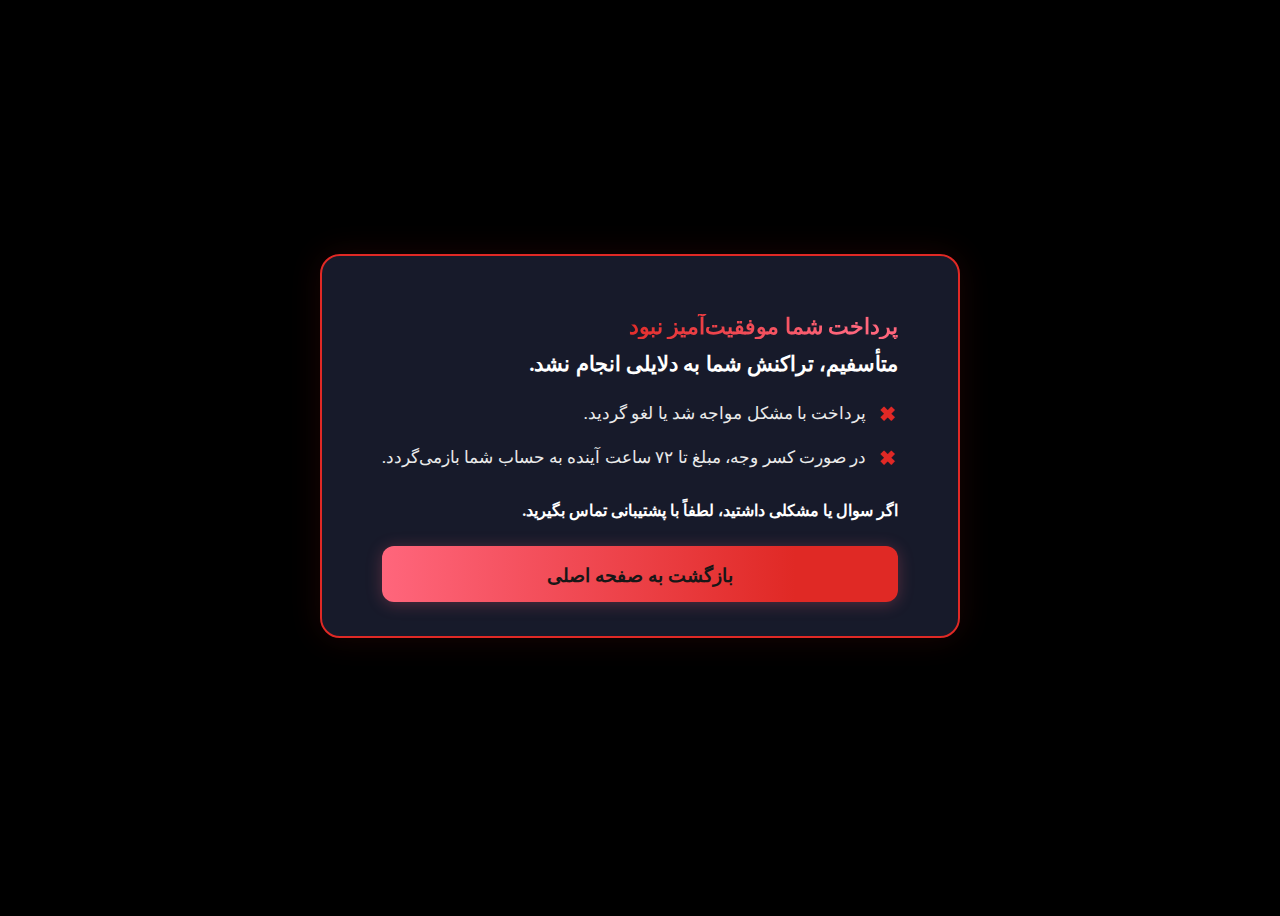
<file: failure.html>
<!DOCTYPE html>
<html lang="fa" dir="rtl">
<head>
    <meta charset="UTF-8">
    <meta name="viewport" content="width=device-width, initial-scale=1.0">
    <title>پرداخت ناموفق</title>
    <style>
        body { min-height: 100vh; display: flex; align-items: center; justify-content: center; background: #000; }
        .aoc-fail-section {
          padding: 32px 0 56px 0;
          display: flex;
          justify-content: center;
          align-items: center;
          background: transparent;
          direction: rtl;
        }
        .aoc-fail-box {
          background: rgba(24,27,44,0.96);
          border: 2px solid #e02925;
          border-radius: 20px;
          box-shadow: 0 0 32px 1px rgba(224,41,37,0.11);
          padding: 34px 9px 24px 9px;
          max-width: 370px;
          width: 100%;
          position: relative;
          text-align: right;
          margin: 0 10px;
        }
        .aoc-fail-title {
          font-size: 1.14rem;
          font-weight: bold;
          color: #fff;
          text-align: right;
          margin-bottom: 15px;
          letter-spacing: -1px;
          line-height: 1.7;
        }
        .aoc-fail-link {
          background: linear-gradient(135deg, #e02925, #ff667c 80%);
          -webkit-background-clip: text;
          -webkit-text-fill-color: transparent;
          background-clip: text;
          text-fill-color: transparent;
          font-weight: bold;
          font-size: 1.052em;
        }
        .aoc-fail-list {
          list-style: none;
          padding: 0;
          margin: 0 0 22px 0;
        }
        .aoc-fail-list li {
          color: #eaeaea;
          font-size: 1rem;
          margin-bottom: 9px;
          display: flex;
          align-items: center;
          gap: 8px;
          line-height: 1.71;
        }
        .aoc-x-icon {
          color: #e02925;
          font-weight: bold;
          font-size: 1.16em;
          display: inline-block;
          margin-left: 5px;
          margin-right: 2px;
          flex-shrink: 0;
        }
        .aoc-fail-btn {
          display: block;
          width: 100%;
          border: none;
          background: linear-gradient(90deg,#ff667c, #e02925 80%);
          border-radius: 12px;
          color: #171717;
          font-size: 1.11rem;
          font-weight: bold;
          margin-top: 22px;
          padding: 15px 0 13px 0;
          letter-spacing: -0.5px;
          cursor: pointer;
          box-shadow: 0 2px 16px #ff667c44;
          transition: background 0.18s;
        }
        .aoc-fail-btn:hover {
          background: linear-gradient(90deg,#e02925, #ff667c 80%);
          color: #0e1922;
        }
        @media (min-width: 700px) {
          .aoc-fail-box { max-width: 530px; padding: 44px 35px 28px 35px; }
          .aoc-fail-title { font-size: 1.33rem; }
          .aoc-fail-list li { font-size: 1.09rem; }
          .aoc-fail-btn { font-size: 1.18rem; padding: 18px 0 15px 0; }
        }
        @media (min-width: 1200px) {
          .aoc-fail-box { max-width: 600px; padding: 52px 60px 34px 60px; }
        }
        @media (max-width: 480px) {
          .aoc-fail-box { max-width: 99vw; padding: 18px 2px 13px 2px; }
          .aoc-fail-title { font-size: 1.06rem; }
        }
    </style>
</head>
<body>
    <section class="aoc-fail-section">
      <div class="aoc-fail-box">
        <div class="aoc-fail-title"> 
          <span class="aoc-fail-link">پرداخت شما موفقیت‌آمیز نبود</span>
          <br>
          متأسفیم، تراکنش شما به دلایلی انجام نشد.
        </div>
        <ul class="aoc-fail-list">
          <li><span class="aoc-x-icon">✖</span>پرداخت با مشکل مواجه شد یا لغو گردید.</li>
          <li><span class="aoc-x-icon">✖</span>در صورت کسر وجه، مبلغ تا ۷۲ ساعت آینده به حساب شما بازمی‌گردد.</li>
        </ul>
        <div class="aoc-fail-title" style="font-size:1rem; margin-bottom:15px;">
            اگر سوال یا مشکلی داشتید، لطفاً با پشتیبانی تماس بگیرید.
        </div>
        <button class="aoc-fail-btn" onclick="window.location.href='index.html'">
          بازگشت به صفحه اصلی
        </button>
      </div>
    </section>
</body>
</html>
</file>
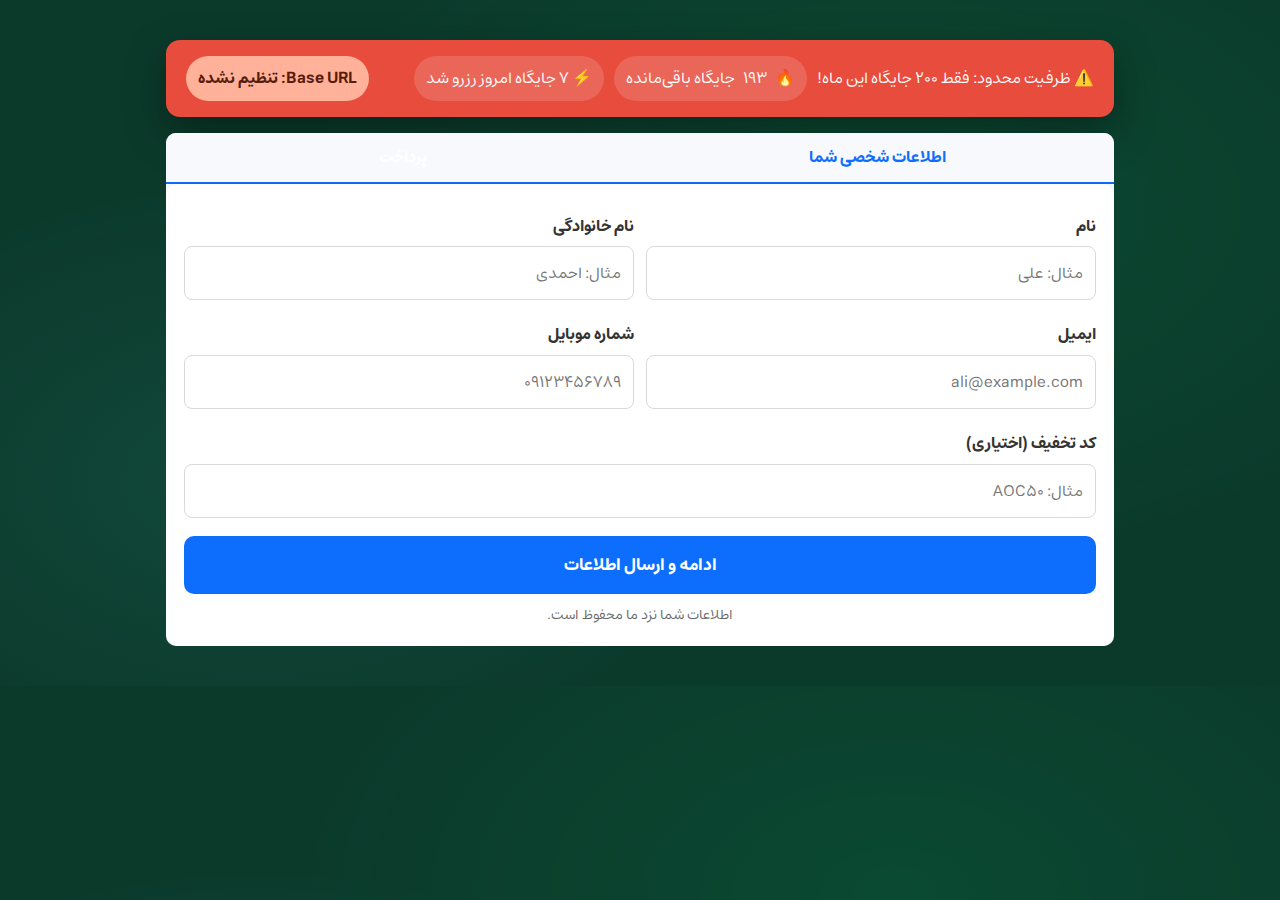
<file: order.html>
<!DOCTYPE html>
<html lang="fa" dir="rtl">
<head>
  <meta charset="UTF-8" />
  <meta name="viewport" content="width=device-width, initial-scale=1.0" />
  <title>فرم ثبت سفارش دوره</title>
  <link rel="icon" href="https://framerusercontent.com/images/WaE9y1q8u84RBhVkrUOim42h24I.png" />
  <link rel="stylesheet" href="index.css" />
  <style>
    :root { --lp-primary:#0d6efd; --lp-success:#00ff87; --lp-danger:#ff5e5e; }
    body { background: radial-gradient(1000px 600px at 70% 30%, rgba(0,255,135,0.08), transparent 60%),
                     radial-gradient(800px 500px at 20% 70%, rgba(96,239,255,0.08), transparent 60%),
                     #0b3a2b; }
    .checkout-wrap { max-width: 980px; margin: 40px auto; padding: 0 1rem; }
    .top-banner { background: #e74c3c; color:#fff; border-radius:14px; box-shadow:0 16px 40px rgba(0,0,0,.35); padding: 16px 20px; display:flex; justify-content:space-between; align-items:center; gap:12px; }
    .top-banner .left { display:flex; align-items:center; gap:10px; font-family:'EstedadBold'; }
    .badge { background: rgba(255,255,255,.15); border-radius:999px; padding:8px 12px; display:inline-flex; align-items:center; gap:8px; }
    .pill { background:#ffb199; color:#581c0c; font-family:'EstedadBold'; border-radius:999px; padding:8px 12px; }
    .tabs { background:#fff; border-radius:10px; overflow:hidden; margin-top:16px; }
    .tab-headers { display:grid; grid-template-columns: 1fr 1fr; border-bottom:2px solid #0d6efd; }
    .tab-headers .tab { padding:10px 12px; text-align:center; font-family:'EstedadBold'; background:#f7f9fc; }
    .tab-headers .tab.active { color:#0d6efd; }
    .form-card { background:#fff; border-radius:12px; padding:18px; box-shadow: 0 12px 30px rgba(0,0,0,.25); }
    .form-row { display:grid; grid-template-columns: 1fr 1fr; gap:12px; }
    .form-group { margin:10px 0; }
    .form-group label { display:block; margin-bottom:6px; color:#333; font-family:'EstedadBold'; }
    .form-group input { width:100%; border:1px solid #d9d9d9; border-radius:8px; padding:12px; font-size:1rem; }
    .form-actions { margin-top:18px; }
    .submit-btn { width:100%; background:#0d6efd; color:#fff; border:none; border-radius:10px; padding:14px; font-size:1.05rem; font-family:'EstedadBold'; cursor:pointer; }
    .submit-btn:disabled { opacity:.6; cursor:not-allowed; }
    .hint { color:#666; text-align:center; margin-top:8px; font-size:.9rem; }
    .status { margin-top:12px; padding:10px; border-radius:8px; display:none; }
    .status.error { display:block; background:#ffecec; color:#b00020; }
    .status.success { display:block; background:#e7fff3; color:#0a5230; }
  </style>
</head>
<body style="font-family: 'EstedadRegular';">
  <div class="checkout-wrap">
    <div class="top-banner" aria-label="اطلاعیه ظرفیت">
      <div class="left">
        <span>⚠️ ظرفیت محدود: فقط ۲۰۰ جایگاه این ماه!</span>
        <span class="badge">🔥 <span id="spots-left">193</span> جایگاه باقی‌مانده</span>
        <span class="badge">⚡️ 7 جایگاه امروز رزرو شد</span>
      </div>
      <div class="pill" id="base-url-pill" title="Base URL">Base URL</div>
    </div>

    <div class="tabs" role="tablist">
      <div class="tab-headers">
        <div class="tab active">اطلاعات شخصی شما</div>
        <div class="tab">پرداخت</div>
      </div>
      <div class="form-card" role="tabpanel" aria-labelledby="اطلاعات شخصی شما">
        <form id="order-form" novalidate>
          <input type="hidden" id="course_variant_id" />
          <div class="form-row">
            <div class="form-group">
              <label for="first_name">نام</label>
              <input id="first_name" name="first_name" placeholder="مثال: علی" required />
            </div>
            <div class="form-group">
              <label for="last_name">نام خانوادگی</label>
              <input id="last_name" name="last_name" placeholder="مثال: احمدی" required />
            </div>
          </div>
          <div class="form-row">
            <div class="form-group">
              <label for="email">ایمیل</label>
              <input id="email" name="email" type="email" placeholder="ali@example.com" />
            </div>
            <div class="form-group">
              <label for="mobile_number">شماره موبایل</label>
              <input id="mobile_number" name="mobile_number" inputmode="tel" placeholder="09123456789" />
            </div>
          </div>
          <div class="form-group">
            <label for="discount_code">کد تخفیف (اختیاری)</label>
            <input id="discount_code" name="discount_code" placeholder="مثال: AOC50" />
          </div>
          <div class="form-actions">
            <button type="submit" class="submit-btn" id="submitBtn">ادامه و ارسال اطلاعات</button>
            <p class="hint">اطلاعات شما نزد ما محفوظ است.</p>
            <div class="status" id="status"></div>
          </div>
        </form>
      </div>
    </div>
  </div>

  <script>
    const statusEl = document.getElementById('status');
    const submitBtn = document.getElementById('submitBtn');

    // Base URL configuration
    const urlParams = new URLSearchParams(window.location.search);
    const paramBase = urlParams.get('baseUrl');
    if (paramBase) localStorage.setItem('lp_base_url', paramBase);
    const BASE_URL = localStorage.getItem('lp_base_url') || '';
    document.getElementById('base-url-pill').textContent = BASE_URL ? BASE_URL : 'Base URL: تنظیم نشده';

    // Get course variant id from query or default
    const courseId = parseInt(urlParams.get('course_variant_id') || '123', 10);
    document.getElementById('course_variant_id').value = courseId;

    function showStatus(text, type) {
      statusEl.textContent = text;
      statusEl.className = 'status ' + type;
    }

    function validateForm(values) {
      const errors = [];
      if (!values.first_name?.trim()) errors.push('نام را وارد کنید');
      if (!values.last_name?.trim()) errors.push('نام خانوادگی را وارد کنید');
      const hasEmail = !!values.email?.trim();
      const hasMobile = !!values.mobile_number?.trim();
      if (!hasEmail && !hasMobile) errors.push('یکی از ایمیل یا شماره موبایل را وارد کنید');
      if (hasEmail && !/^\S+@\S+\.\S+$/.test(values.email)) errors.push('ایمیل نامعتبر است');
      if (hasMobile && !/^\d{10,}$/.test(values.mobile_number.replace(/\D/g,''))) errors.push('شماره موبایل نامعتبر است');
      return errors;
    }

    document.getElementById('order-form').addEventListener('submit', async (e) => {
      e.preventDefault();
      const values = {
        course_variant_id: courseId,
        first_name: document.getElementById('first_name').value.trim(),
        last_name: document.getElementById('last_name').value.trim(),
        email: document.getElementById('email').value.trim(),
        mobile_number: document.getElementById('mobile_number').value.trim(),
      };
      const discountCode = document.getElementById('discount_code').value.trim();
      if (discountCode) values.discount_code = discountCode; // اختیاری اگر API پشتیبانی کند

      const errs = validateForm(values);
      if (errs.length) { showStatus(errs.join(' — '), 'error'); return; }
      if (!BASE_URL) { showStatus('Base URL تنظیم نشده است. ?baseUrl=... را به آدرس صفحه اضافه کنید یا در localStorage ذخیره کنید.', 'error'); return; }

      submitBtn.disabled = true; showStatus('در حال ارسال اطلاعات...', 'success');
      try {
        const res = await fetch(`${BASE_URL}/api/order/landing-page-order/`, {
          method: 'POST',
          headers: { 'Content-Type': 'application/json' },
          body: JSON.stringify(values)
        });
        const data = await res.json().catch(() => ({}));
        if (!res.ok) throw new Error(data.message || 'خطا در ارسال اطلاعات');
        showStatus('ثبت اطلاعات با موفقیت انجام شد. در حال هدایت به پرداخت...', 'success');
        // در اینجا می‌توانید به صفحه پرداخت هدایت کنید
        // window.location.href = `${BASE_URL}/payment?order_id=${data.id || ''}`;
      } catch (err) {
        showStatus(err.message, 'error');
      } finally { submitBtn.disabled = false; }
    });
  </script>
</body>
</html>
</file>
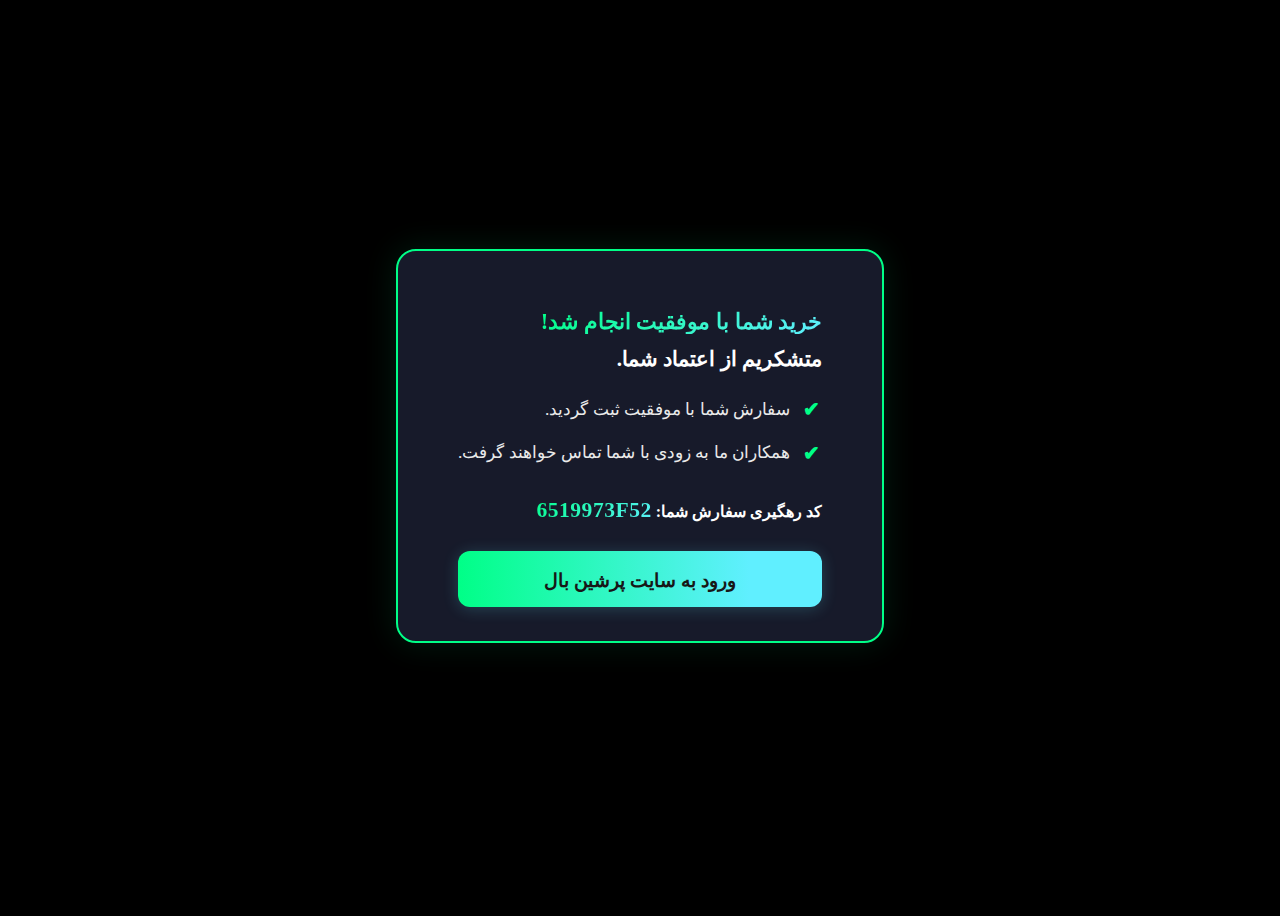
<file: success.html>
<!DOCTYPE html>
<html lang="fa" dir="rtl">
<head>
    <meta charset="UTF-8">
    <meta name="viewport" content="width=device-width, initial-scale=1.0">
    <title>خرید موفقیت‌آمیز</title>
    
    <style>
        body { min-height: 100vh; display: flex; align-items: center; justify-content: center; background: #000; }
        .aoc-success-section {
    padding: 32px 0 56px 0;
    display: flex;
    justify-content: center;
    align-items: center;
    background: transparent;
    direction: rtl;
  }
  
  .aoc-success-box {
    background: rgba(24,27,44,0.96);
    border: 2px solid #00ff87;
    border-radius: 20px;
    box-shadow: 0 0 32px 1px rgba(0,255,135,0.11);
    padding: 34px 9px 24px 9px;
    max-width: 370px;
    width: 100%;
    position: relative;
    text-align: right;
    margin: 0 10px;
  }
  
  .aoc-success-title {
    font-size: 1.14rem;
    font-weight: bold;
    color: #fff;
    text-align: right;
    margin-bottom: 15px;
    letter-spacing: -1px;
    line-height: 1.7;
  }
  .aoc-link {
    background: var(--primary-gradient, linear-gradient(135deg, #00ff87, #60efff));
    -webkit-background-clip: text;
    -webkit-text-fill-color: transparent;
    background-clip: text;
    text-fill-color: transparent;
    font-weight: bold;
    font-size: 1.052em;
  }
  .aoc-success-list {
    list-style: none;
    padding: 0;
    margin: 0 0 22px 0;
  }
  .aoc-success-list li {
    color: #eaeaea;
    font-size: 1rem;
    margin-bottom: 9px;
    display: flex;
    align-items: center;
    gap: 8px;
    line-height: 1.71;
  }
  .aoc-check-icon {
    color: #00ff87;
    font-weight: bold;
    font-size: 1.16em;
    display: inline-block;
    margin-left: 5px;
    margin-right: 2px;
    flex-shrink: 0;
  }
  .aoc-success-btn {
    display: block;
    width: 100%;
    border: none;
    background: linear-gradient(90deg,#00ff87, #60efff 80%);
    border-radius: 12px;
    color: #171717;
    font-size: 1.11rem;
    font-weight: bold;
    margin-top: 22px;
    padding: 15px 0 13px 0;
    letter-spacing: -0.5px;
    cursor: pointer;
    box-shadow: 0 2px 16px #60efff33;
    transition: background 0.18s;
  }
  .aoc-success-btn:hover {
    background: linear-gradient(90deg,#60efff, #00ff87 80%);
    color: #0e1922;
  }
  
  @media (min-width: 700px) {
    .aoc-success-box {
      max-width: 530px;
      padding: 44px 35px 28px 35px;
    }
    .aoc-success-title {
      font-size: 1.33rem;
    }
    .aoc-success-list li {
      font-size: 1.09rem;
    }
    .aoc-success-btn {
      font-size: 1.18rem;
      padding: 18px 0 15px 0;
    }
  }
  @media (min-width: 1200px) {
    .aoc-success-box {
      max-width: 600px;
      padding: 52px 60px 34px 60px;
    }
  }
  @media (max-width: 480px) {
    .aoc-success-box {
      max-width: 99vw;
      padding: 18px 2px 13px 2px;
    }
    .aoc-success-title {
      font-size: 1.06rem;
    }
  }
    </style>
</head>
<body>
    <section class="aoc-success-section">
      <div class="aoc-success-box">
        <div class="aoc-success-title"> 
          <span class="aoc-link">خرید شما با موفقیت انجام شد! </span> <br/>
          متشکریم از اعتماد شما.
        </div>
        <ul class="aoc-success-list">
          <li> <span class="aoc-check-icon">✔</span>سفارش شما با موفقیت ثبت گردید.</li>
          <li> <span class="aoc-check-icon">✔</span>همکاران ما به زودی با شما تماس خواهند گرفت.</li>
        </ul>
        <div class="aoc-success-title" style="font-size:1rem; margin-bottom:15px;">
            کد رهگیری سفارش شما:
            <span id="order-code" style="background:var(--primary-gradient,linear-gradient(135deg,#00ff87,#60efff));
                  -webkit-background-clip:text;background-clip:text;-webkit-text-fill-color:transparent;text-fill-color:transparent;font-size:1.35em;font-weight:bold;display:inline-block;direction:ltr;letter-spacing:0.5px;">6519973F52</span>
        </div>

        <button class="aoc-success-btn" onclick="window.location.href=`https://persianball.ir`">
        ورود به سایت پرشین بال
        </button>
      </div>
    </section>
    <script>
      // اگر می‌خواهید کد رهگیری سفارش را داینامیک با URL ?code=XYZ دریافت کنید:
      (function() {
        const params = new URLSearchParams(window.location.search);
        const code = params.get('code');
        if(code) document.getElementById('order-code').innerText = code;
      })();
    </script>
</body>
</html>
</file>
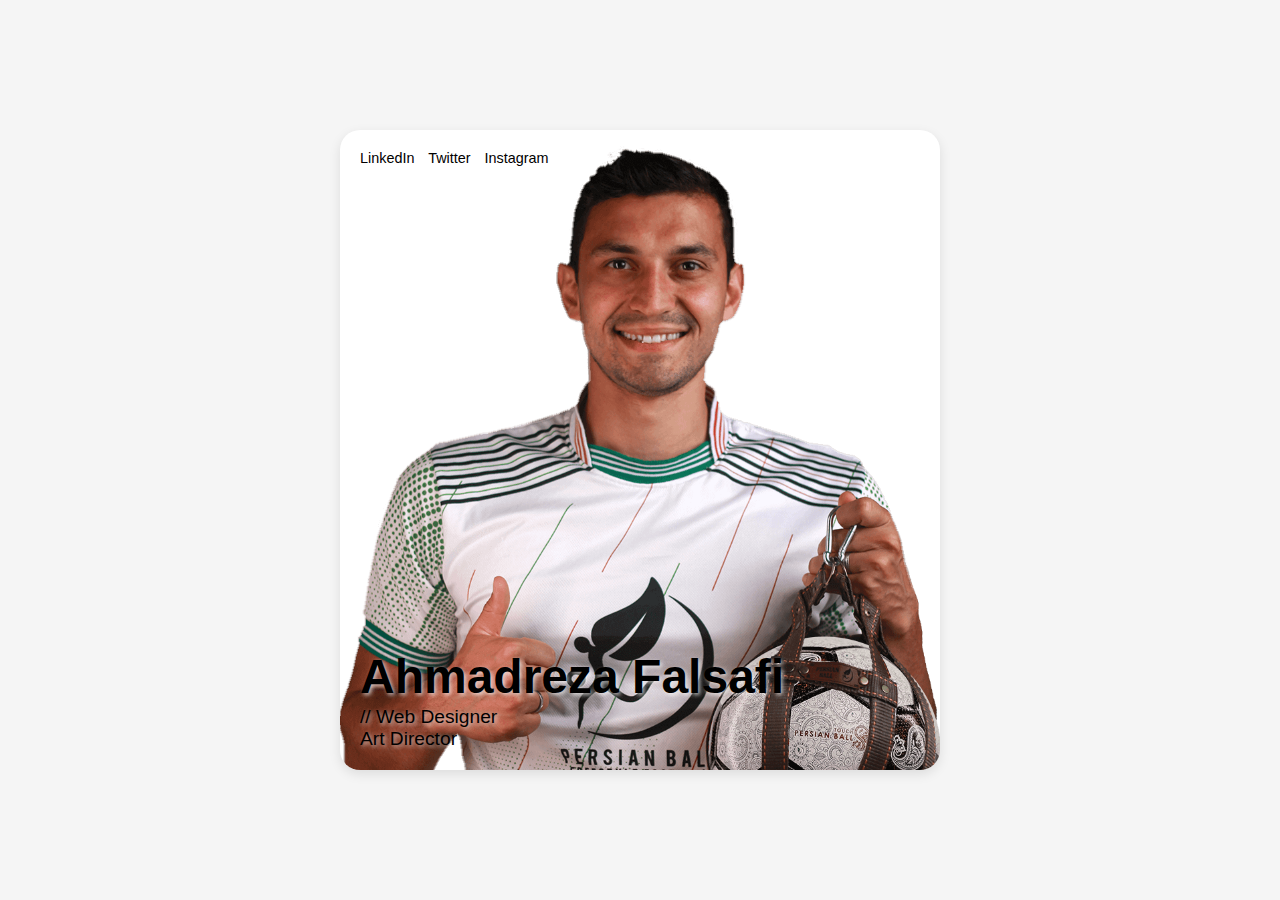
<file: test.html>
<!DOCTYPE html>
<html lang="en">
<head>
    <meta charset="UTF-8">
    <meta name="viewport" content="width=device-width, initial-scale=1.0">
    <title>Alex Graham - Web Designer & Art Director</title>
    <style>
        body {
            font-family: 'Helvetica Neue', Arial, sans-serif;
            background-color: #f5f5f5;
            margin: 0;
            padding: 0;
            display: flex;
            justify-content: center;
            align-items: center;
            height: 100vh;
        }
        .profile-container {
            width: 80%;
            max-width: 600px;
            background-color: #fff;
            border-radius: 20px;
            overflow: hidden;
            box-shadow: 0 4px 12px rgba(0, 0, 0, 0.1);
            position: relative;
        }
        .profile-image {
            width: 100%;
            height: auto;
            display: block;
        }
        .overlay-text {
            position: absolute;
            bottom: 20px;
            left: 20px;
            color: #000;
            font-size: 1.5rem;
            font-weight: bold;
            text-shadow: 2px 2px 4px rgba(255, 255, 255, 0.7);
        }
        .name {
            font-size: 3rem;
            margin: 0;
            line-height: 1;
        }
        .title {
            font-size: 1.2rem;
            margin: 5px 0 0;
            font-weight: normal;
        }
        .social-links {
            position: absolute;
            top: 20px;
            left: 20px;
            color: #000;
            font-size: 0.9rem;
        }
        .social-links a {
            color: #000;
            text-decoration: none;
            margin-right: 10px;
        }
        .social-links a:hover {
            text-decoration: underline;
        }
    </style>
</head>
<body>
    <div class="profile-container">
        <img src="./assets/images/person.png" alt="Alex Graham" class="profile-image">
        <div class="social-links">
            <a href="#">LinkedIn</a>
            <a href="#">Twitter</a>
            <a href="#">Instagram</a>
        </div>
        <div class="overlay-text">
            <h1 class="name">Ahmadreza Falsafi</h1>
            <p class="title">// Web Designer<br>Art Director</p>
        </div>
    </div>
</body>
</html>
</file>
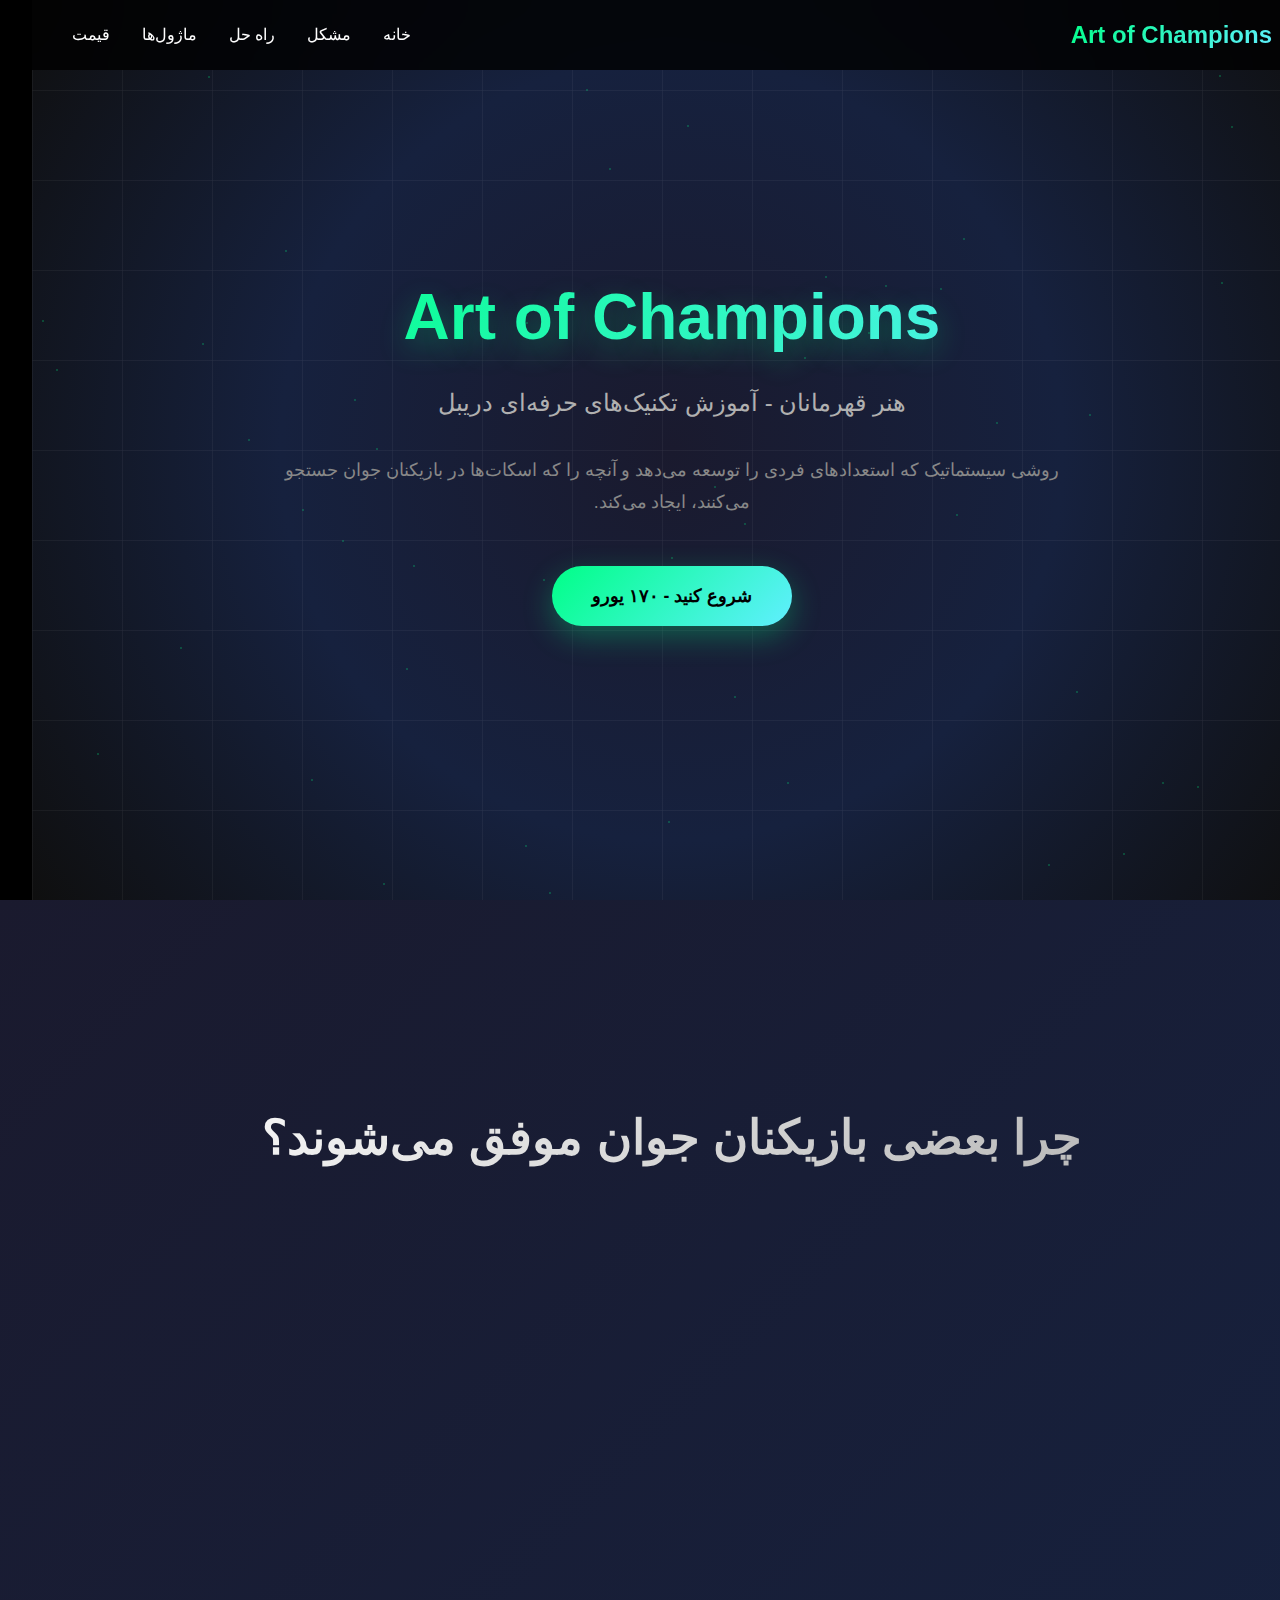
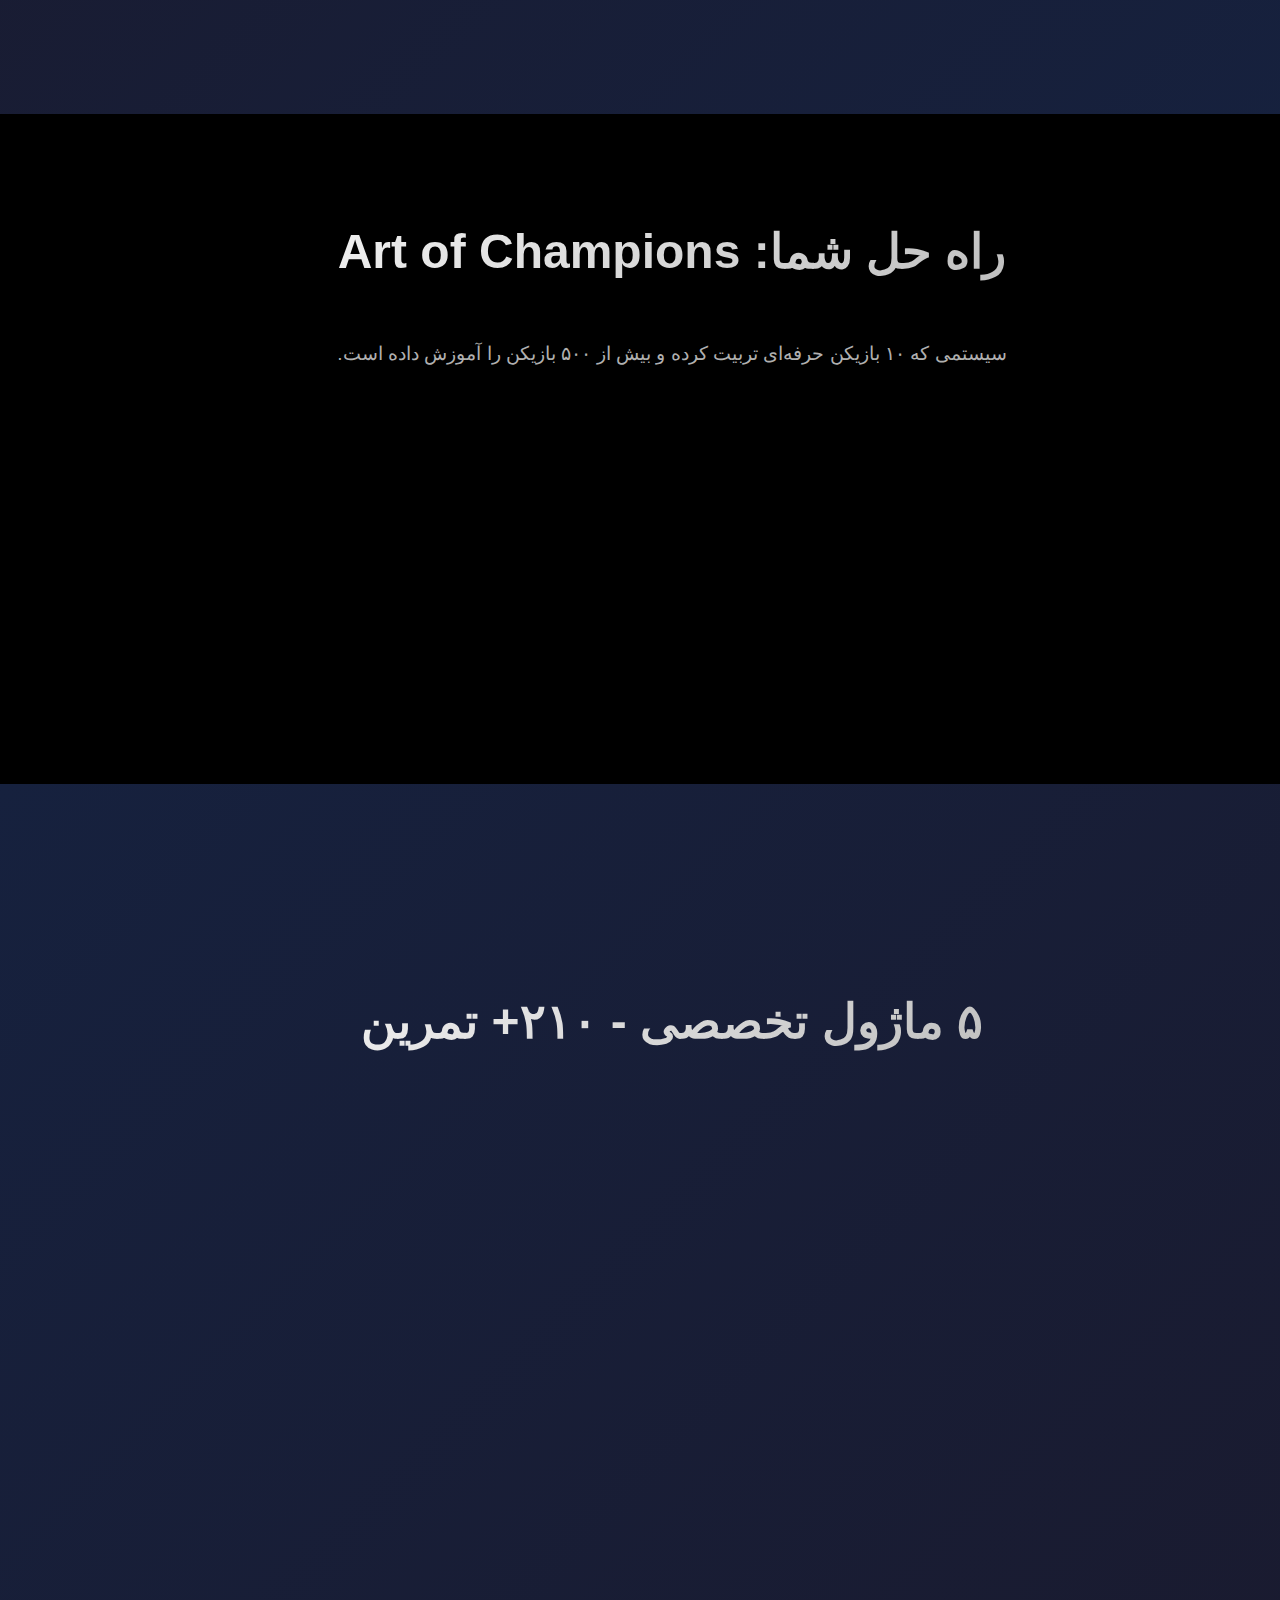
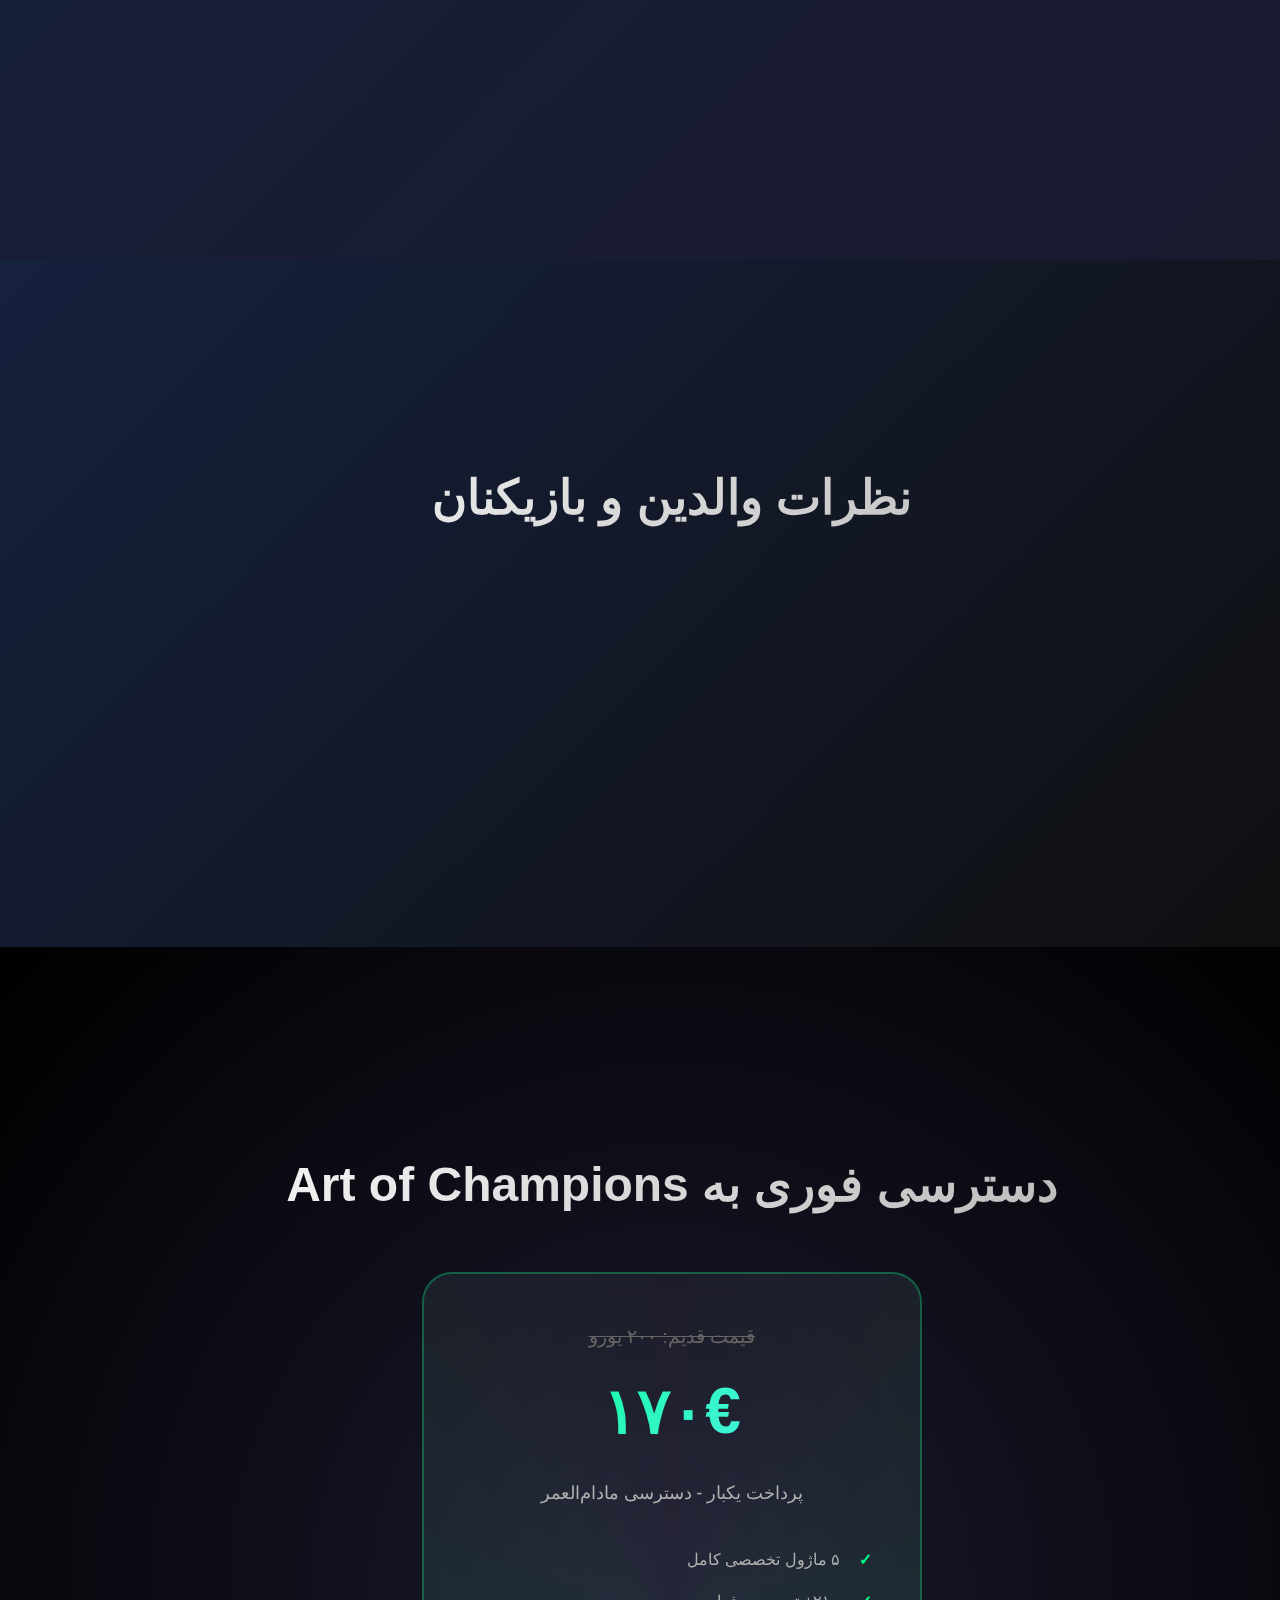
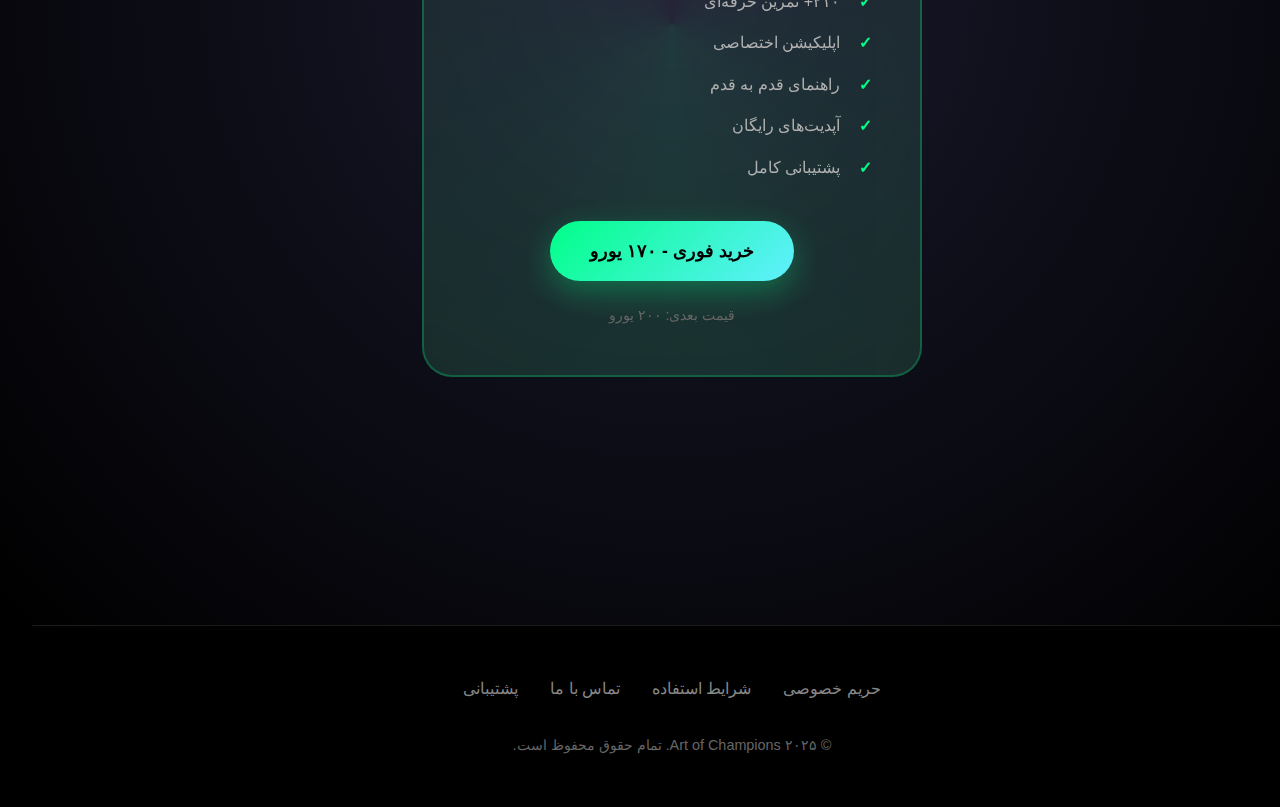
<file: v2.html>
<!DOCTYPE html>
<html lang="fa" dir="rtl">
<head>
    <meta charset="UTF-8">
    <meta name="viewport" content="width=device-width, initial-scale=1.0">
    <title>Art of Champions - هنر قهرمانان</title>
    <style>
        * {
            margin: 0;
            padding: 0;
            box-sizing: border-box;
        }
        
        body {
            font-family: -apple-system, BlinkMacSystemFont, 'Segoe UI', Roboto, sans-serif;
            line-height: 1.6;
            background: #000;
            color: #fff;
            overflow-x: hidden;
        }
        
        /* Navigation */
        nav {
            position: fixed;
            top: 0;
            width: 100%;
            background: rgba(0, 0, 0, 0.8);
            backdrop-filter: blur(20px);
            z-index: 1000;
            padding: 1rem 2rem;
            transition: all 0.3s ease;
        }
        
        nav.scrolled {
            background: rgba(0, 0, 0, 0.95);
        }
        
        .nav-content {
            display: flex;
            justify-content: space-between;
            align-items: center;
            max-width: 1200px;
            margin: 0 auto;
        }
        
        .logo {
            font-size: 1.5rem;
            font-weight: 700;
            background: linear-gradient(135deg, #00ff87, #60efff);
            -webkit-background-clip: text;
            background-clip: text;
            -webkit-text-fill-color: transparent;
        }
        
        .nav-links {
            display: flex;
            gap: 2rem;
            list-style: none;
        }
        
        .nav-links a {
            color: #fff;
            text-decoration: none;
            font-weight: 500;
            transition: all 0.3s ease;
            position: relative;
        }
        
        .nav-links a::after {
            content: '';
            position: absolute;
            width: 0;
            height: 2px;
            bottom: -5px;
            left: 0;
            background: linear-gradient(135deg, #00ff87, #60efff);
            transition: width 0.3s ease;
        }
        
        .nav-links a:hover::after {
            width: 100%;
        }
        
        /* Hero Section */
        .hero {
            height: 100vh;
            display: flex;
            align-items: center;
            justify-content: center;
            background: radial-gradient(circle at center, #1a1a2e 0%, #16213e 50%, #0f0f0f 100%);
            position: relative;
            overflow: hidden;
        }
        
        .hero::before {
            content: '';
            position: absolute;
            top: 0;
            left: 0;
            width: 100%;
            height: 100%;
            background: url('data:image/svg+xml,<svg xmlns="http://www.w3.org/2000/svg" viewBox="0 0 100 100"><defs><pattern id="grid" width="10" height="10" patternUnits="userSpaceOnUse"><path d="M 10 0 L 0 0 0 10" fill="none" stroke="%23ffffff" stroke-width="0.1"/></pattern></defs><rect width="100" height="100" fill="url(%23grid)"/></svg>');
            opacity: 0.1;
        }
        
        .hero-content {
            text-align: center;
            max-width: 800px;
            z-index: 10;
            animation: fadeInUp 1s ease-out;
        }
        
        .hero-title {
            font-size: 4rem;
            font-weight: 700;
            margin-bottom: 1rem;
            background: linear-gradient(135deg, #00ff87, #60efff);
            -webkit-background-clip: text;
            background-clip: text;
            -webkit-text-fill-color: transparent;
            text-shadow: 0 10px 30px rgba(0, 255, 135, 0.3);
        }
        
        .hero-subtitle {
            font-size: 1.5rem;
            margin-bottom: 2rem;
            color: #b0b0b0;
            font-weight: 300;
        }
        
        .hero-description {
            font-size: 1.1rem;
            margin-bottom: 3rem;
            color: #888;
            line-height: 1.8;
        }
        
        .cta-button {
            display: inline-block;
            padding: 1rem 2.5rem;
            background: linear-gradient(135deg, #00ff87, #60efff);
            color: #000;
            text-decoration: none;
            border-radius: 50px;
            font-weight: 600;
            font-size: 1.1rem;
            transition: all 0.3s ease;
            box-shadow: 0 10px 30px rgba(0, 255, 135, 0.3);
            position: relative;
            overflow: hidden;
        }
        
        .cta-button::before {
            content: '';
            position: absolute;
            top: 0;
            left: -100%;
            width: 100%;
            height: 100%;
            background: linear-gradient(90deg, transparent, rgba(255,255,255,0.4), transparent);
            transition: left 0.5s ease;
        }
        
        .cta-button:hover::before {
            left: 100%;
        }
        
        .cta-button:hover {
            transform: translateY(-3px);
            box-shadow: 0 15px 40px rgba(0, 255, 135, 0.4);
        }
        
        /* Section Styling */
        .section {
            padding: 100px 2rem;
            max-width: 1200px;
            margin: 0 auto;
        }
        
        .section-title {
            font-size: 3rem;
            font-weight: 700;
            text-align: center;
            margin-bottom: 3rem;
            background: linear-gradient(135deg, #fff, #b0b0b0);
            -webkit-background-clip: text;
            background-clip: text;
            -webkit-text-fill-color: transparent;
        }
        
        /* Problem Section */
        .problem-section {
            background: linear-gradient(135deg, #1a1a2e, #16213e);
            margin: 0 -2rem;
            padding: 100px 2rem;
        }
        
        .problem-cards {
            display: grid;
            grid-template-columns: repeat(auto-fit, minmax(300px, 1fr));
            gap: 2rem;
            margin-top: 3rem;
        }
        
        .problem-card {
            background: rgba(255, 255, 255, 0.05);
            backdrop-filter: blur(20px);
            border: 1px solid rgba(255, 255, 255, 0.1);
            border-radius: 20px;
            padding: 2rem;
            transition: all 0.3s ease;
        }
        
        .problem-card:hover {
            transform: translateY(-10px);
            box-shadow: 0 20px 40px rgba(0, 0, 0, 0.3);
        }
        
        .problem-icon {
            font-size: 3rem;
            margin-bottom: 1rem;
            display: block;
        }
        
        .problem-title {
            font-size: 1.3rem;
            font-weight: 600;
            margin-bottom: 1rem;
            color: #00ff87;
        }
        
        .problem-description {
            color: #b0b0b0;
            line-height: 1.7;
        }
        
        /* Solution Section */
        .solution-section {
            text-align: center;
        }
        
        .solution-features {
            display: grid;
            grid-template-columns: repeat(auto-fit, minmax(250px, 1fr));
            gap: 2rem;
            margin-top: 3rem;
        }
        
        .feature {
            padding: 2rem;
            background: rgba(0, 255, 135, 0.05);
            border-radius: 20px;
            border: 1px solid rgba(0, 255, 135, 0.2);
            transition: all 0.3s ease;
        }
        
        .feature:hover {
            transform: scale(1.05);
            background: rgba(0, 255, 135, 0.1);
        }
        
        .feature-icon {
            font-size: 2.5rem;
            margin-bottom: 1rem;
            color: #00ff87;
        }
        
        .feature-title {
            font-size: 1.2rem;
            font-weight: 600;
            margin-bottom: 1rem;
        }
        
        .feature-description {
            color: #b0b0b0;
            font-size: 0.95rem;
        }
        
        /* Modules Section */
        .modules-section {
            background: linear-gradient(135deg, #16213e, #1a1a2e);
            margin: 0 -2rem;
            padding: 100px 2rem;
        }
        
        .modules-grid {
            display: grid;
            grid-template-columns: repeat(auto-fit, minmax(300px, 1fr));
            gap: 2rem;
            margin-top: 3rem;
        }
        
        .module-card {
            background: rgba(255, 255, 255, 0.05);
            backdrop-filter: blur(20px);
            border-radius: 20px;
            padding: 2rem;
            border: 1px solid rgba(96, 239, 255, 0.2);
            transition: all 0.3s ease;
            position: relative;
            overflow: hidden;
        }
        
        .module-card::before {
            content: '';
            position: absolute;
            top: 0;
            left: 0;
            width: 100%;
            height: 4px;
            background: linear-gradient(90deg, #00ff87, #60efff);
        }
        
        .module-card:hover {
            transform: translateY(-10px);
            box-shadow: 0 20px 40px rgba(96, 239, 255, 0.2);
        }
        
        .module-number {
            background: linear-gradient(135deg, #00ff87, #60efff);
            -webkit-background-clip: text;
            background-clip: text;
            -webkit-text-fill-color: transparent;
            font-size: 1.5rem;
            font-weight: 700;
            margin-bottom: 1rem;
        }
        
        .module-title {
            font-size: 1.3rem;
            font-weight: 600;
            margin-bottom: 1rem;
            color: #60efff;
        }
        
        .module-description {
            color: #b0b0b0;
            line-height: 1.6;
            margin-bottom: 1rem;
        }
        
        .module-stats {
            display: flex;
            gap: 1rem;
            font-size: 0.9rem;
            color: #888;
        }
        
        /* Pricing Section */
        .pricing-section {
            text-align: center;
            background: radial-gradient(circle at center, #1a1a2e 0%, #000 100%);
            margin: 0 -2rem;
            padding: 100px 2rem;
        }
        
        .pricing-card {
            max-width: 500px;
            margin: 3rem auto;
            background: rgba(255, 255, 255, 0.05);
            backdrop-filter: blur(20px);
            border-radius: 30px;
            padding: 3rem;
            border: 2px solid rgba(0, 255, 135, 0.3);
            position: relative;
            overflow: hidden;
        }
        
        .pricing-card::before {
            content: '';
            position: absolute;
            top: -50%;
            left: -50%;
            width: 200%;
            height: 200%;
            background: conic-gradient(from 0deg, transparent, rgba(0, 255, 135, 0.1), transparent);
            animation: rotate 4s linear infinite;
        }
        
        .pricing-content {
            position: relative;
            z-index: 10;
        }
        
        .old-price {
            text-decoration: line-through;
            color: #666;
            font-size: 1.2rem;
            margin-bottom: 0.5rem;
        }
        
        .current-price {
            font-size: 4rem;
            font-weight: 700;
            background: linear-gradient(135deg, #00ff87, #60efff);
            -webkit-background-clip: text;
            background-clip: text;
            -webkit-text-fill-color: transparent;
            margin-bottom: 1rem;
        }
        
        .price-subtitle {
            color: #b0b0b0;
            margin-bottom: 2rem;
            font-size: 1.1rem;
        }
        
        .features-list {
            list-style: none;
            text-align: right;
            margin: 2rem 0;
        }
        
        .features-list li {
            padding: 0.5rem 0;
            color: #b0b0b0;
            position: relative;
            padding-right: 2rem;
        }
        
        .features-list li::before {
            content: '✓';
            position: absolute;
            right: 0;
            color: #00ff87;
            font-weight: bold;
        }
        
        /* Testimonials */
        .testimonials-section {
            background: linear-gradient(135deg, #16213e, #0f0f0f);
            margin: 0 -2rem;
            padding: 100px 2rem;
        }
        
        .testimonials-grid {
            display: grid;
            grid-template-columns: repeat(auto-fit, minmax(300px, 1fr));
            gap: 2rem;
            margin-top: 3rem;
        }
        
        .testimonial {
            background: rgba(255, 255, 255, 0.05);
            backdrop-filter: blur(20px);
            border-radius: 20px;
            padding: 2rem;
            border: 1px solid rgba(255, 255, 255, 0.1);
        }
        
        .testimonial-text {
            font-style: italic;
            color: #b0b0b0;
            line-height: 1.7;
            margin-bottom: 1rem;
        }
        
        .testimonial-author {
            color: #00ff87;
            font-weight: 600;
        }
        
        /* Footer */
        footer {
            background: #000;
            padding: 50px 2rem;
            text-align: center;
            border-top: 1px solid rgba(255, 255, 255, 0.1);
        }
        
        .footer-content {
            max-width: 1200px;
            margin: 0 auto;
        }
        
        .footer-links {
            display: flex;
            justify-content: center;
            gap: 2rem;
            margin-bottom: 2rem;
            flex-wrap: wrap;
        }
        
        .footer-links a {
            color: #888;
            text-decoration: none;
            transition: color 0.3s ease;
        }
        
        .footer-links a:hover {
            color: #00ff87;
        }
        
        .footer-copyright {
            color: #666;
            font-size: 0.9rem;
        }
        
        /* Animations */
        @keyframes fadeInUp {
            from {
                opacity: 0;
                transform: translateY(50px);
            }
            to {
                opacity: 1;
                transform: translateY(0);
            }
        }
        
        @keyframes rotate {
            from {
                transform: rotate(0deg);
            }
            to {
                transform: rotate(360deg);
            }
        }
        
        /* Responsive Design */
        @media (max-width: 768px) {
            .hero-title {
                font-size: 2.5rem;
            }
            
            .hero-subtitle {
                font-size: 1.2rem;
            }
            
            .section-title {
                font-size: 2rem;
            }
            
            .nav-links {
                display: none;
            }
            
            .current-price {
                font-size: 3rem;
            }
        }
    </style>
</head>
<body>
    <!-- Navigation -->
    <nav id="navbar">
        <div class="nav-content">
            <div class="logo">Art of Champions</div>
            <ul class="nav-links">
                <li><a href="#home">خانه</a></li>
                <li><a href="#problem">مشکل</a></li>
                <li><a href="#solution">راه حل</a></li>
                <li><a href="#modules">ماژول‌ها</a></li>
                <li><a href="#pricing">قیمت</a></li>
            </ul>
        </div>
    </nav>

    <!-- Hero Section -->
    <section class="hero" id="home">
        <div class="hero-content">
            <h1 class="hero-title">Art of Champions</h1>
            <p class="hero-subtitle">هنر قهرمانان - آموزش تکنیک‌های حرفه‌ای دریبل</p>
            <p class="hero-description">
                روشی سیستماتیک که استعدادهای فردی را توسعه می‌دهد و آنچه را که اسکات‌ها در بازیکنان جوان جستجو می‌کنند، ایجاد می‌کند.
            </p>
            <a href="#pricing" class="cta-button">شروع کنید - ۱۷۰ یورو</a>
        </div>
    </section>

    <!-- Problem Section -->
    <section class="problem-section" id="problem">
        <div class="section">
            <h2 class="section-title">چرا بعضی بازیکنان جوان موفق می‌شوند؟</h2>
            <div class="problem-cards">
                <div class="problem-card">
                    <span class="problem-icon">⚡</span>
                    <h3 class="problem-title">فشار بازی واقعی</h3>
                    <p class="problem-description">
                        بیشتر بازیکنان جوان در تمرینات عالی هستند اما در مسابقات واقعی ناپدید می‌شوند. آن‌ها اعتماد به نفس خود را از دست می‌دهند.
                    </p>
                </div>
                <div class="problem-card">
                    <span class="problem-icon">🎯</span>
                    <h3 class="problem-title">تله آکادمی</h3>
                    <p class="problem-description">
                        اکثر آکادمی‌ها روی تاکتیک‌های تیمی تمرکز می‌کنند و مهارت‌های فردی در اولویت دوم قرار می‌گیرد.
                    </p>
                </div>
                <div class="problem-card">
                    <span class="problem-icon">🧠</span>
                    <h3 class="problem-title">شکاف هوش فوتبالی</h3>
                    <p class="problem-description">
                        بازیکنانی که تکنیک کامل دارند اما هوش بازی ندارند، در سطوح بالا متوقف می‌شوند.
                    </p>
                </div>
            </div>
        </div>
    </section>

    <!-- Solution Section -->
    <section class="solution-section section" id="solution">
        <h2 class="section-title">راه حل شما: Art of Champions</h2>
        <p style="text-align: center; color: #b0b0b0; font-size: 1.2rem; margin-bottom: 3rem;">
            سیستمی که ۱۰ بازیکن حرفه‌ای تربیت کرده و بیش از ۵۰۰ بازیکن را آموزش داده است.
        </p>
        
        <div class="solution-features">
            <div class="feature">
                <div class="feature-icon">🏆</div>
                <h3 class="feature-title">تمرین تحت فشار</h3>
                <p class="feature-description">تمرینات خاص که مقاومت در برابر فشار بازی را از روز اول ایجاد می‌کند</p>
            </div>
            <div class="feature">
                <div class="feature-icon">🎪</div>
                <h3 class="feature-title">تکنیک در بافت بازی</h3>
                <p class="feature-description">هر تمرین تکنیک را در شرایط واقعی بازی یاد می‌دهد</p>
            </div>
            <div class="feature">
                <div class="feature-icon">⚡</div>
                <h3 class="feature-title">سرعت تصمیم‌گیری</h3>
                <p class="feature-description">هر حرکت سرعت تصمیم‌گیری را در کنار مهارت تکنیکی توسعه می‌دهد</p>
            </div>
            <div class="feature">
                <div class="feature-icon">🧠</div>
                <h3 class="feature-title">هوش فوتبالی</h3>
                <p class="feature-description">درک اینکه چه وقت از کدام تکنیک استفاده کنید</p>
            </div>
        </div>
    </section>

    <!-- Modules Section -->
    <section class="modules-section" id="modules">
        <div class="section">
            <h2 class="section-title">۵ ماژول تخصصی - ۲۱۰+ تمرین</h2>
            <div class="modules-grid">
                <div class="module-card">
                    <div class="module-number">ماژول ۱</div>
                    <h3 class="module-title">هنر فیک با بدن</h3>
                    <p class="module-description">۴۲ تمرین برای تسلط بر تغییر جهت و فریب دادن حریف با حرکات بدن</p>
                    <div class="module-stats">
                        <span>۳ هفته تمرین</span>
                        <span>۴۲ تمرین</span>
                    </div>
                </div>
                <div class="module-card">
                    <div class="module-number">ماژول ۲</div>
                    <h3 class="module-title">هنر حرکت</h3>
                    <p class="module-description">۳۷ تمرین شامل تکنیک‌های مسی برای چابکی و کنترل توپ</p>
                    <div class="module-stats">
                        <span>۴ هفته تمرین</span>
                        <span>۳۷ تمرین</span>
                    </div>
                </div>
                <div class="module-card">
                    <div class="module-number">ماژول ۳</div>
                    <h3 class="module-title">هنر استپ اور</h3>
                    <p class="module-description">۳۲ تمرین برای تسلط بر استپ اور و ترکیبات آن</p>
                    <div class="module-stats">
                        <span>۲ هفته تمرین</span>
                        <span>۳۲ تمرین</span>
                    </div>
                </div>
                <div class="module-card">
                    <div class="module-number">ماژول ۴</div>
                    <h3 class="module-title">هنر خلاقیت</h3>
                    <p class="module-description">۱۰۰ تمرین شامل تکنیک‌های رونالدو و حرکات خلاقانه</p>
                    <div class="module-stats">
                        <span>۶ هفته تمرین</span>
                        <span>۱۰۰ تمرین</span>
                    </div>
                </div>
                <div class="module-card">
                    <div class="module-number">ماژول ۵</div>
                    <h3 class="module-title">هنر V</h3>
                    <p class="module-description">۳۶ تمرین برای تسلط بر تکنیک V و ترکیبات پیشرفته</p>
                    <div class="module-stats">
                        <span>۳ هفته تمرین</span>
                        <span>۳۶ تمرین</span>
                    </div>
                </div>
            </div>
        </div>
    </section>

    <!-- Testimonials -->
    <section class="testimonials-section">
        <div class="section">
            <h2 class="section-title">نظرات والدین و بازیکنان</h2>
            <div class="testimonials-grid">
                <div class="testimonial">
                    <p class="testimonial-text">"پسرم در عرض ۶ هفته تغییر چشمگیری کرد. حالا در تیم خودش ستاره است."</p>
                    <p class="testimonial-author">- مریم احمدی، والد بازیکن</p>
                </div>
                <div class="testimonial">
                    <p class="testimonial-text">"این دوره بهترین سرمایه‌گذاری برای آینده فوتبالی فرزندم بود."</p>
                    <p class="testimonial-author">- علی رضایی، والد بازیکن</p>
                </div>
                <div class="testimonial">
                    <p class="testimonial-text">"تکنیک‌هایی که یاد گرفتم، واقعاً در بازی‌های مهم به کارم آمد."</p>
                    <p class="testimonial-author">- امیرحسین، بازیکن ۱۴ ساله</p>
                </div>
            </div>
        </div>
    </section>

    <!-- Pricing Section -->
    <section class="pricing-section" id="pricing">
        <div class="section">
            <h2 class="section-title">دسترسی فوری به Art of Champions</h2>
            <div class="pricing-card">
                <div class="pricing-content">
                    <p class="old-price">قیمت قدیم: ۲۰۰ یورو</p>
                    <h3 class="current-price">۱۷۰€</h3>
                    <p class="price-subtitle">پرداخت یکبار - دسترسی مادام‌العمر</p>
                    
                    <ul class="features-list">
                        <li>۵ ماژول تخصصی کامل</li>
                        <li>۲۱۰+ تمرین حرفه‌ای</li>
                        <li>اپلیکیشن اختصاصی</li>
                        <li>راهنمای قدم به قدم</li>
                        <li>آپدیت‌های رایگان</li>
                        <li>پشتیبانی کامل</li>
                    </ul>
                    
                    <a href="#" class="cta-button" onclick="handlePurchase()">خرید فوری - ۱۷۰ یورو</a>
                    <p style="color: #666; font-size: 0.9rem; margin-top: 1rem;">قیمت بعدی: ۲۰۰ یورو</p>
                </div>
            </div>
        </div>
    </section>

    <!-- Footer -->
    <footer>
        <div class="footer-content">
            <div class="footer-links">
                <a href="#">حریم خصوصی</a>
                <a href="#">شرایط استفاده</a>
                <a href="#">تماس با ما</a>
                <a href="#">پشتیبانی</a>
            </div>
            <p class="footer-copyright">© ۲۰۲۵ Art of Champions. تمام حقوق محفوظ است.</p>
        </div>
    </footer>

    <script>
        // Smooth scrolling for navigation links
        document.querySelectorAll('a[href^="#"]').forEach(anchor => {
            anchor.addEventListener('click', function (e) {
                e.preventDefault();
                const target = document.querySelector(this.getAttribute('href'));
                if (target) {
                    target.scrollIntoView({
                        behavior: 'smooth',
                        block: 'start'
                    });
                }
            });
        });

        // Navbar scroll effect
        window.addEventListener('scroll', () => {
            const navbar = document.getElementById('navbar');
            if (window.scrollY > 100) {
                navbar.classList.add('scrolled');
            } else {
                navbar.classList.remove('scrolled');
            }
        });

        // Intersection Observer for animations
        const observerOptions = {
            threshold: 0.1,
            rootMargin: '0px 0px -50px 0px'
        };

        const observer = new IntersectionObserver((entries) => {
            entries.forEach(entry => {
                if (entry.isIntersecting) {
                    entry.target.style.opacity = '1';
                    entry.target.style.transform = 'translateY(0)';
                }
            });
        }, observerOptions);

        // Observe all cards and sections
        document.addEventListener('DOMContentLoaded', () => {
            const animatedElements = document.querySelectorAll('.problem-card, .feature, .module-card, .testimonial');
            animatedElements.forEach(el => {
                el.style.opacity = '0';
                el.style.transform = 'translateY(30px)';
                el.style.transition = 'all 0.6s ease-out';
                observer.observe(el);
            });
        });

        // Handle purchase button click
        function handlePurchase() {
            // Add a nice animation effect
            const button = event.target;
            button.style.transform = 'scale(0.95)';
            
            setTimeout(() => {
                button.style.transform = 'scale(1)';
                // Here you would typically redirect to payment processor
                alert('در حال انتقال به صفحه پرداخت...\n\nشما در حال خرید دوره Art of Champions به قیمت ۱۷۰ یورو هستید.');
            }, 150);
        }

        // Add parallax effect to hero section
        window.addEventListener('scroll', () => {
            const scrolled = window.pageYOffset;
            const hero = document.querySelector('.hero');
            const rate = scrolled * -0.5;
            
            if (hero) {
                hero.style.transform = `translateY(${rate}px)`;
            }
        });

        // Add mouse move effect to pricing card
        document.addEventListener('DOMContentLoaded', () => {
            const pricingCard = document.querySelector('.pricing-card');
            
            if (pricingCard) {
                pricingCard.addEventListener('mousemove', (e) => {
                    const rect = pricingCard.getBoundingClientRect();
                    const x = e.clientX - rect.left;
                    const y = e.clientY - rect.top;
                    
                    const centerX = rect.width / 2;
                    const centerY = rect.height / 2;
                    
                    const rotateX = (y - centerY) / 10;
                    const rotateY = (centerX - x) / 10;
                    
                    pricingCard.style.transform = `perspective(1000px) rotateX(${rotateX}deg) rotateY(${rotateY}deg)`;
                });
                
                pricingCard.addEventListener('mouseleave', () => {
                    pricingCard.style.transform = 'perspective(1000px) rotateX(0deg) rotateY(0deg)';
                });
            }
        });

        // Add dynamic background particles effect
        function createParticles() {
            const hero = document.querySelector('.hero');
            const particleCount = 50;
            
            for (let i = 0; i < particleCount; i++) {
                const particle = document.createElement('div');
                particle.style.position = 'absolute';
                particle.style.width = '2px';
                particle.style.height = '2px';
                particle.style.backgroundColor = 'rgba(0, 255, 135, 0.3)';
                particle.style.borderRadius = '50%';
                particle.style.left = Math.random() * 100 + '%';
                particle.style.top = Math.random() * 100 + '%';
                particle.style.animation = `float ${3 + Math.random() * 4}s ease-in-out infinite`;
                particle.style.animationDelay = Math.random() * 2 + 's';
                
                hero.appendChild(particle);
            }
        }

        // Add floating animation
        const style = document.createElement('style');
        style.textContent = `
            @keyframes float {
                0%, 100% {
                    transform: translateY(0px) translateX(0px);
                    opacity: 0.3;
                }
                25% {
                    transform: translateY(-20px) translateX(10px);
                    opacity: 0.7;
                }
                50% {
                    transform: translateY(-10px) translateX(-10px);
                    opacity: 1;
                }
                75% {
                    transform: translateY(-30px) translateX(5px);
                    opacity: 0.5;
                }
            }
        `;
        document.head.appendChild(style);

        // Initialize particles when page loads
        document.addEventListener('DOMContentLoaded', createParticles);
    </script>
</body>
</html>
</file>
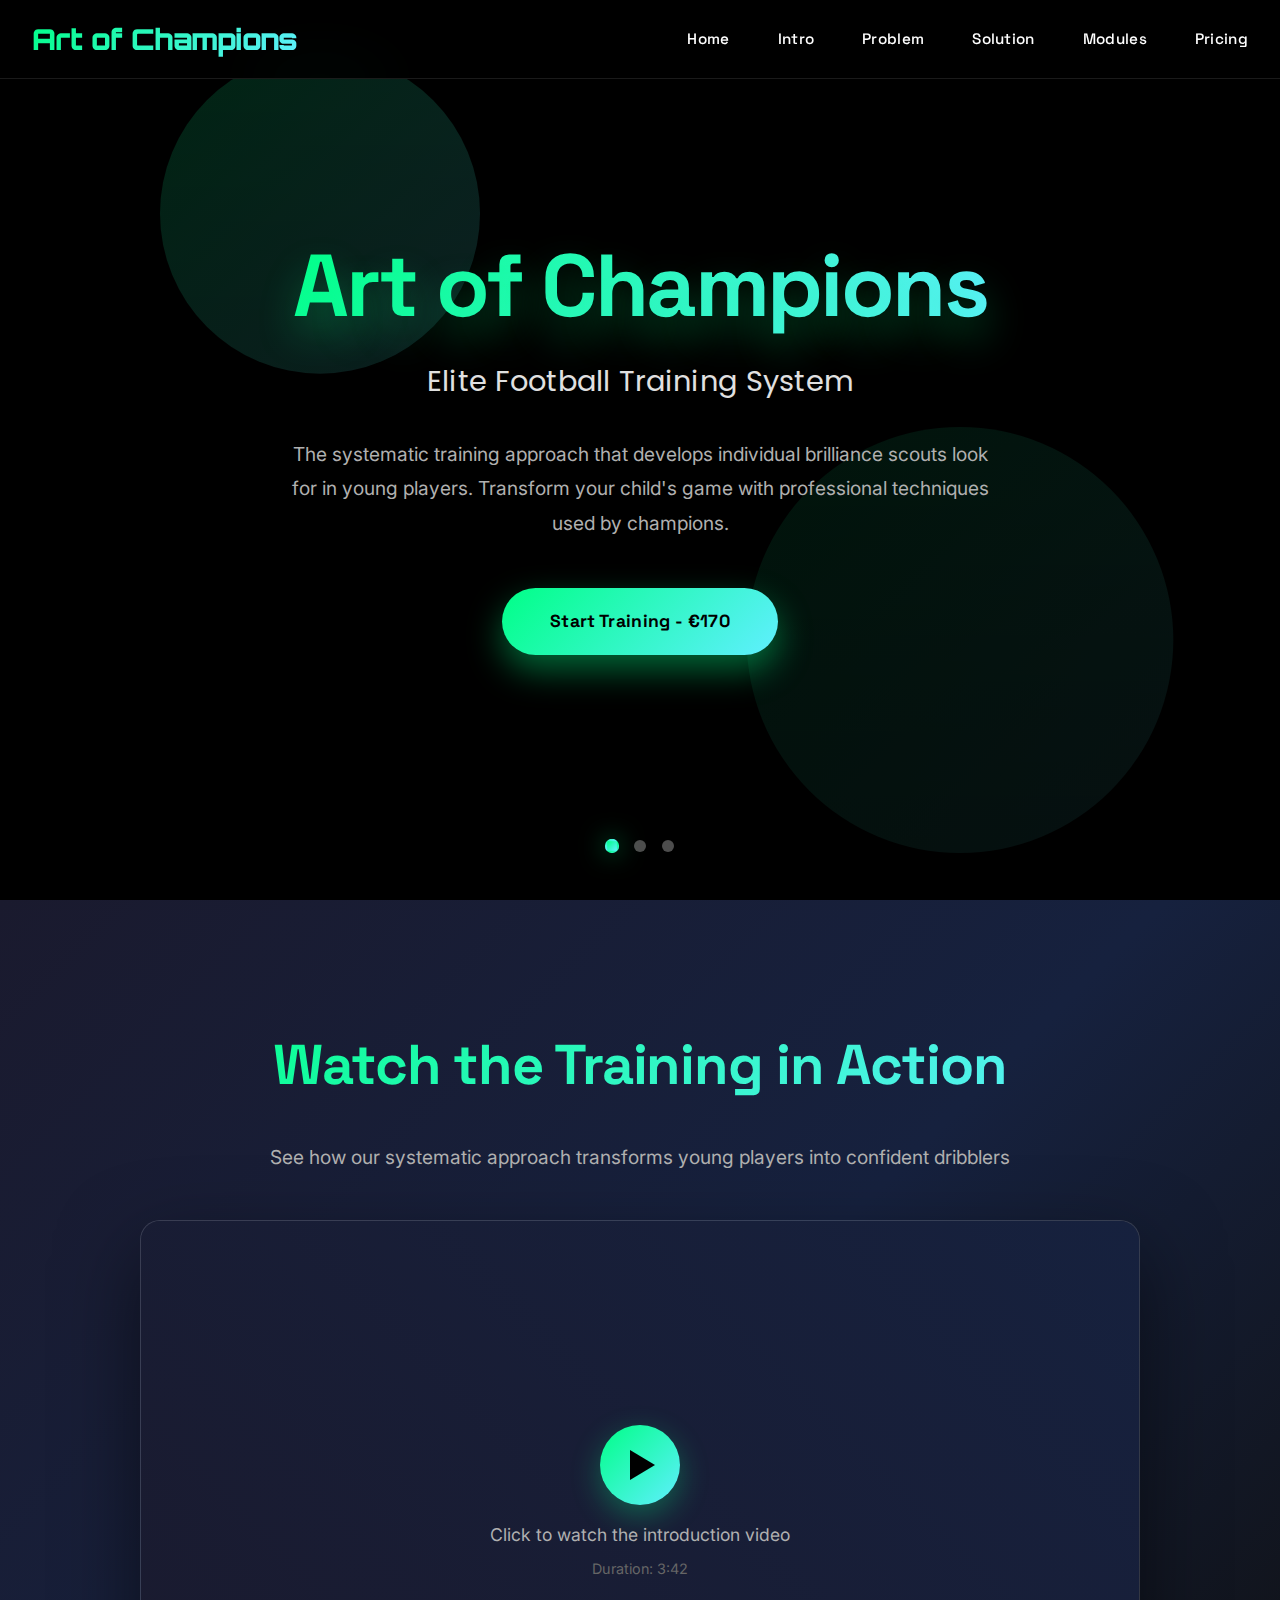
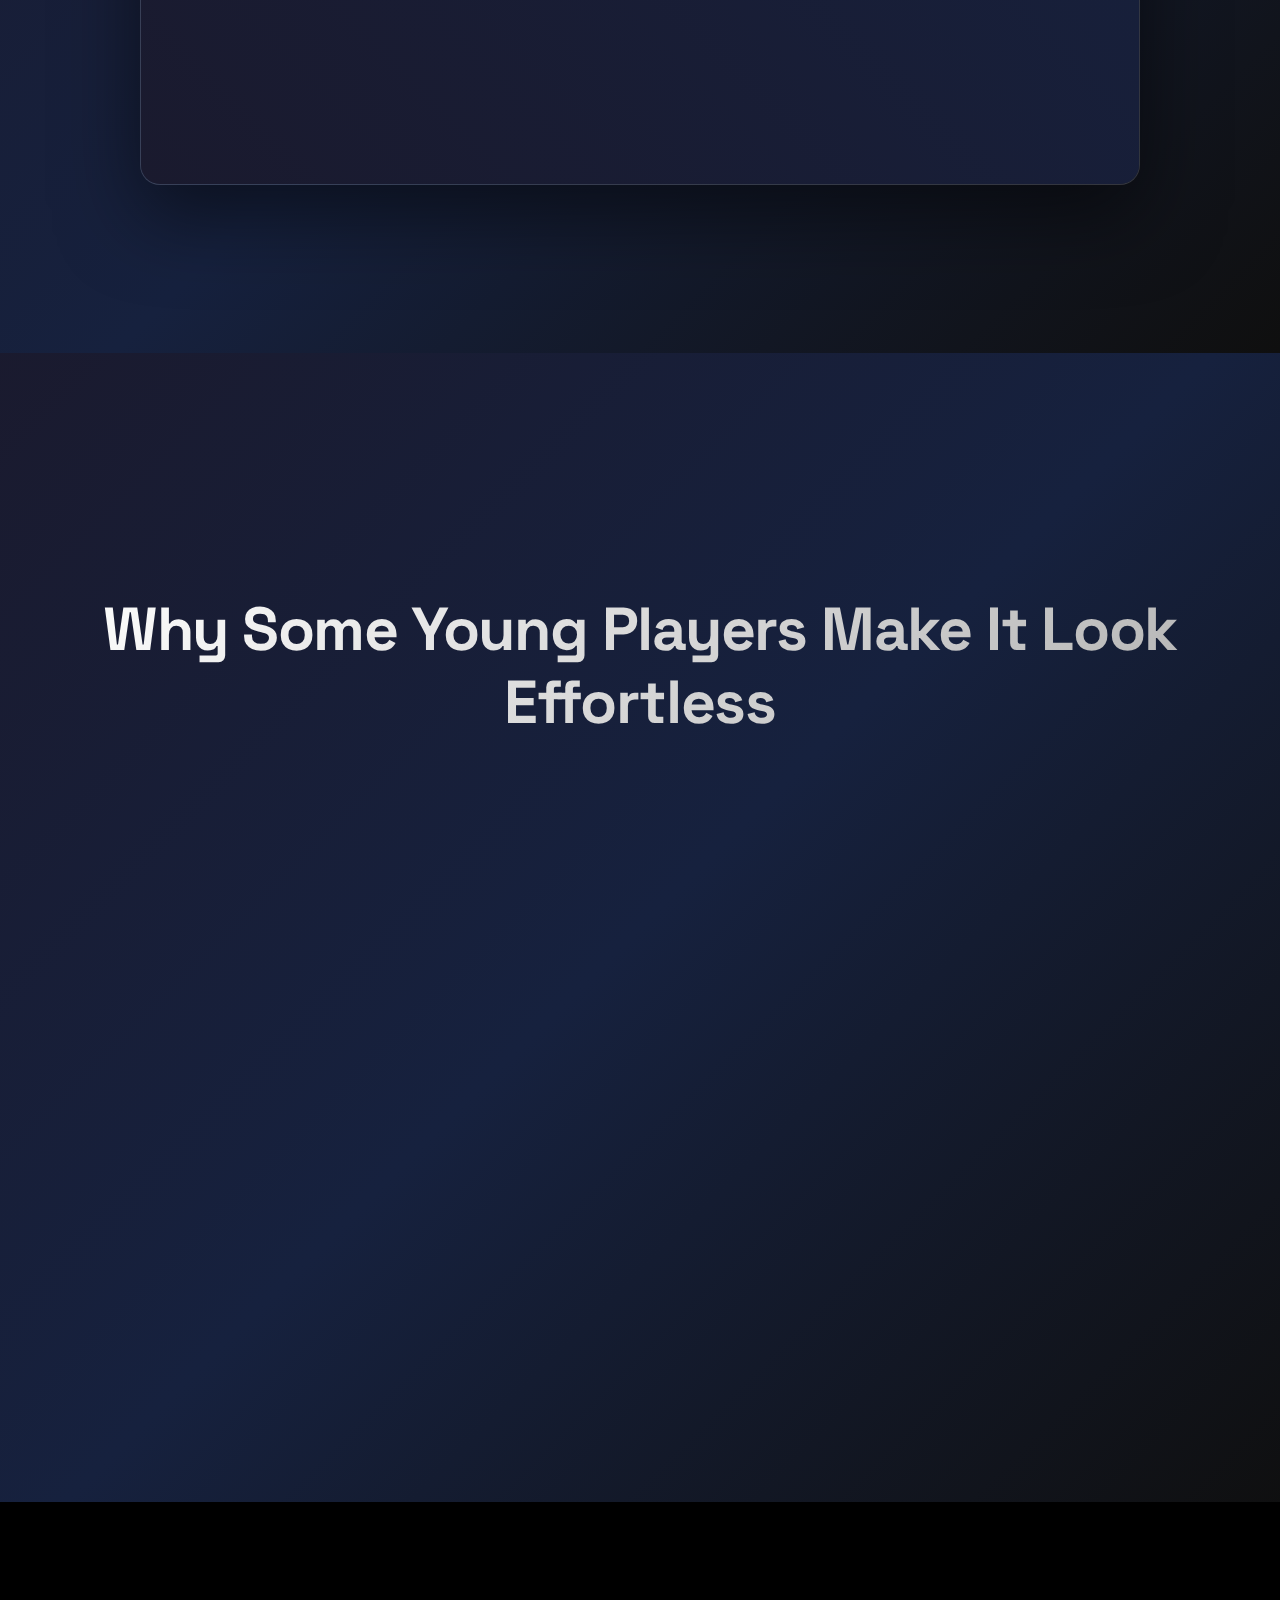
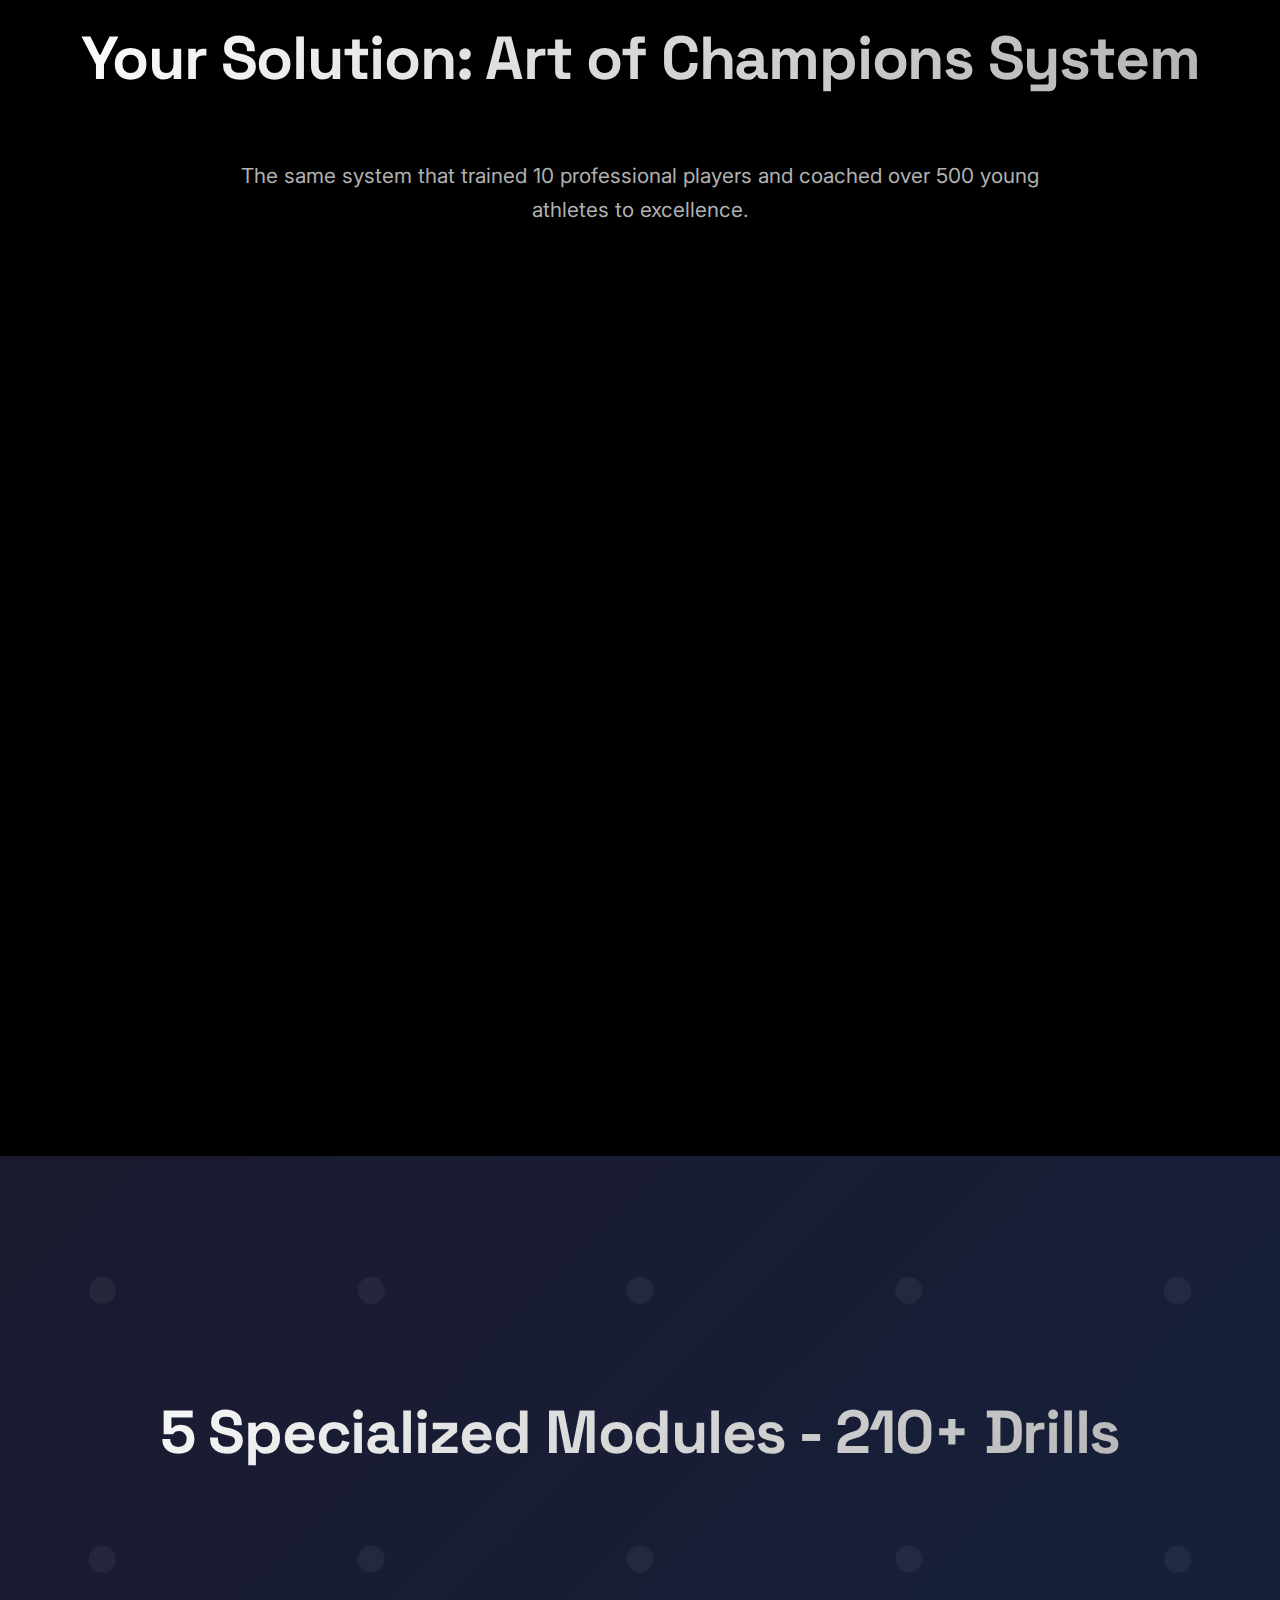
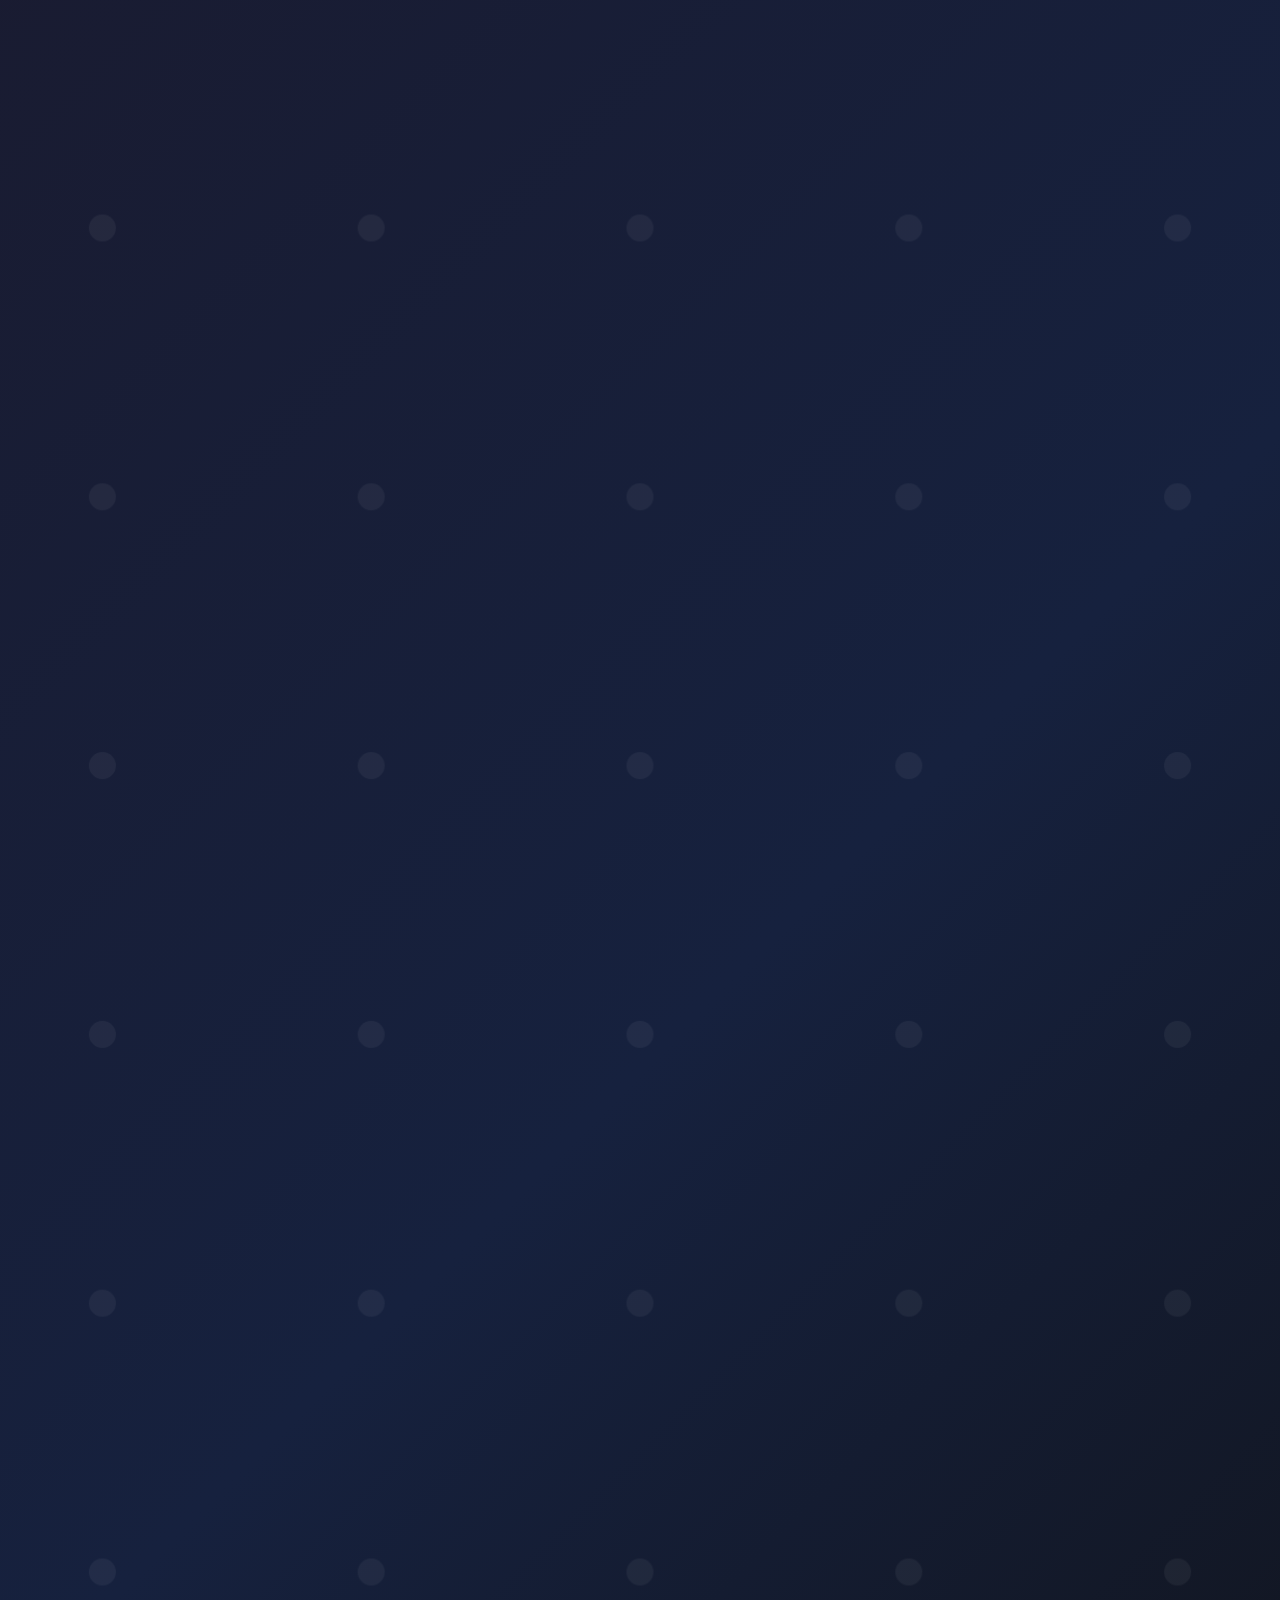
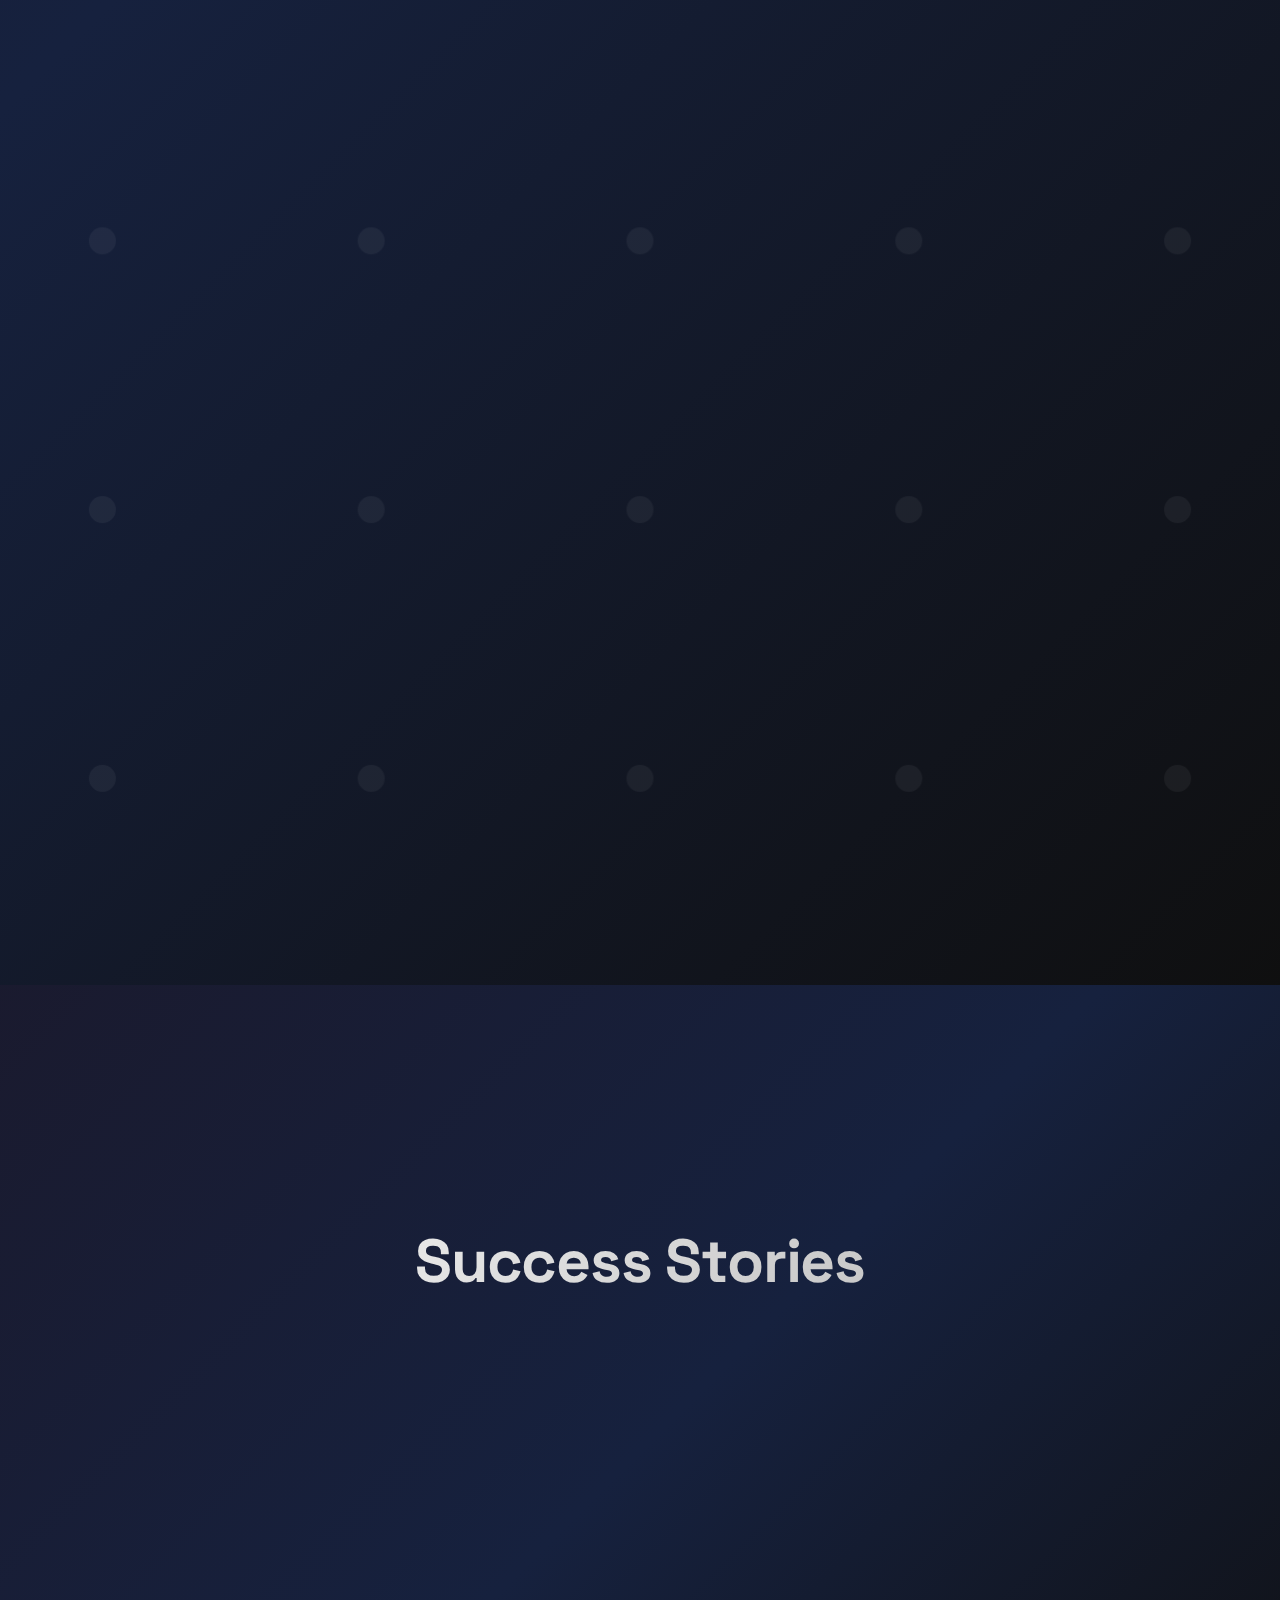
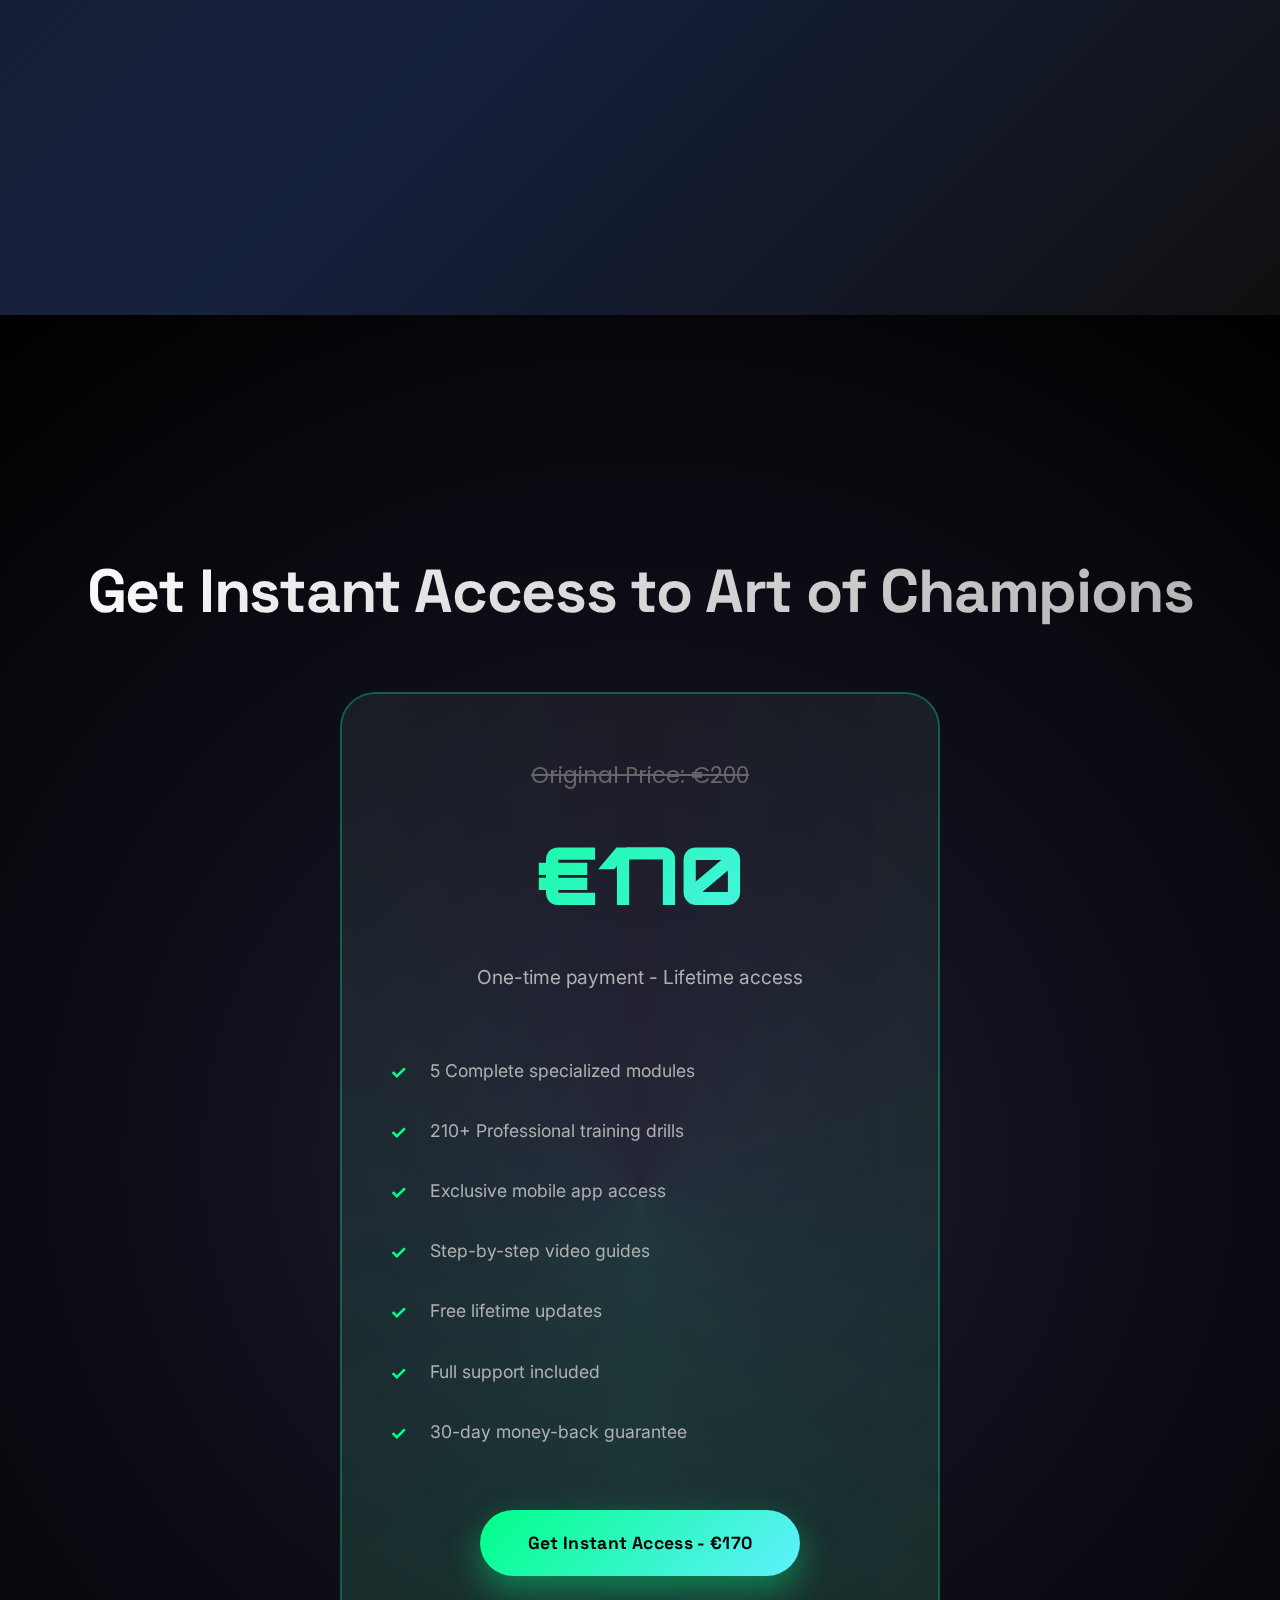
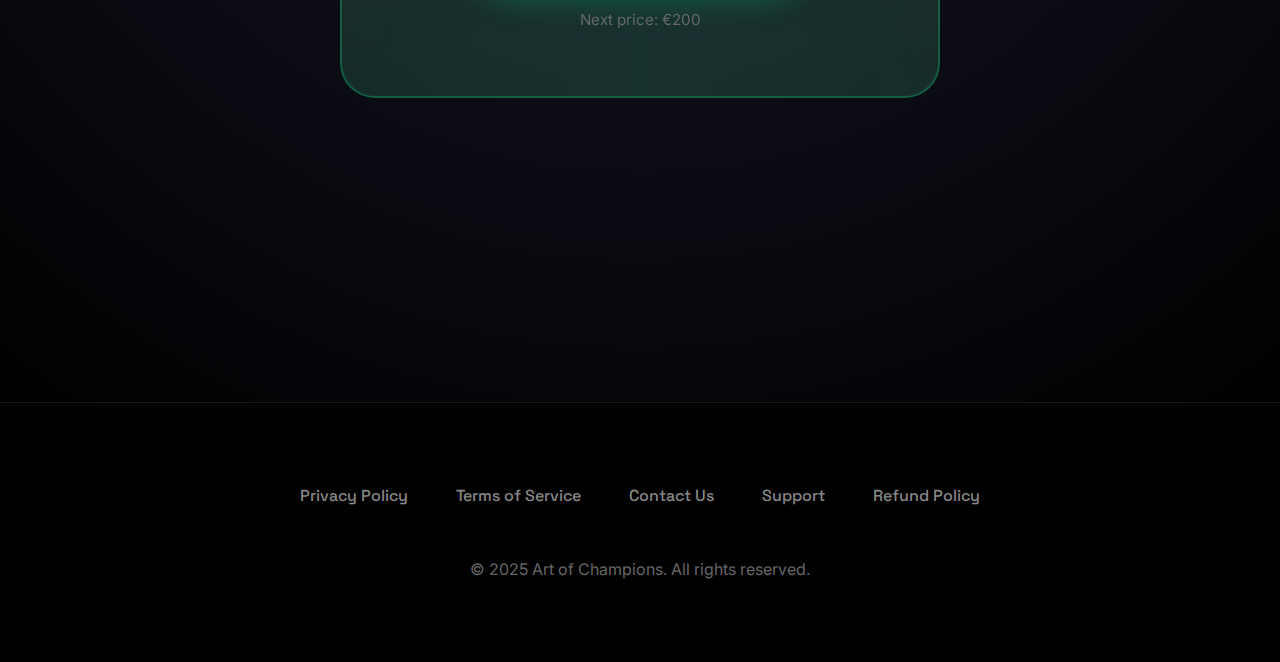
<file: v4.html>
<!DOCTYPE html>
<html lang="en">
<head>
    <meta charset="UTF-8">
    <meta name="viewport" content="width=device-width, initial-scale=1.0">
    <title>Art of Champions - Elite Football Training</title>
    <link href="https://fonts.googleapis.com/css2?family=Inter:wght@300;400;500;600;700;800;900&family=Space+Grotesk:wght@300;400;500;600;700&family=Poppins:wght@300;400;500;600;700;800&family=Orbitron:wght@400;700;900&display=swap" rel="stylesheet">
    <style>
        * {
            margin: 0;
            padding: 0;
            box-sizing: border-box;
        }
        
        :root {
            --primary-gradient: linear-gradient(135deg, #00ff87, #60efff);
            --secondary-gradient: linear-gradient(135deg, #667eea, #764ba2);
            --dark-gradient: linear-gradient(135deg, #1a1a2e, #16213e, #0f0f0f);
            --glass-bg: rgba(255, 255, 255, 0.05);
            --glass-border: rgba(255, 255, 255, 0.1);
        }
        
        body {
            font-family: 'Inter', -apple-system, BlinkMacSystemFont, sans-serif;
            line-height: 1.6;
            background: #000;
            color: #fff;
            overflow-x: hidden;
        }
        
        /* Navigation */
        nav {
            position: fixed;
            top: 0;
            width: 100%;
            background: rgba(0, 0, 0, 0.8);
            backdrop-filter: blur(30px);
            z-index: 1000;
            padding: 1rem 2rem;
            transition: all 0.3s cubic-bezier(0.4, 0, 0.2, 1);
            border-bottom: 1px solid rgba(255, 255, 255, 0.1);
        }
        
        nav.scrolled {
            background: rgba(0, 0, 0, 0.95);
            backdrop-filter: blur(50px);
        }
        
        .nav-content {
            display: flex;
            justify-content: space-between;
            align-items: center;
            max-width: 1400px;
            margin: 0 auto;
        }
        
        .logo {
            font-family: 'Orbitron', sans-serif;
            font-size: 1.8rem;
            font-weight: 900;
            background: var(--primary-gradient);
            -webkit-background-clip: text;
            background-clip: text;
            -webkit-text-fill-color: transparent;
            letter-spacing: -0.02em;
        }
        
        .nav-links {
            display: flex;
            gap: 3rem;
            list-style: none;
        }
        
        .nav-links a {
            color: #fff;
            text-decoration: none;
            font-weight: 500;
            font-family: 'Space Grotesk', sans-serif;
            transition: all 0.3s cubic-bezier(0.4, 0, 0.2, 1);
            position: relative;
            font-size: 0.95rem;
            letter-spacing: 0.02em;
        }
        
        .nav-links a::after {
            content: '';
            position: absolute;
            width: 0;
            height: 2px;
            bottom: -8px;
            left: 0;
            background: var(--primary-gradient);
            transition: width 0.4s cubic-bezier(0.4, 0, 0.2, 1);
            border-radius: 2px;
        }
        
        .nav-links a:hover::after {
            width: 100%;
        }

        /* Hero Slider Section */
        .hero-slider {
            height: 100vh;
            position: relative;
            overflow: hidden;
            display: flex;
            align-items: center;
            justify-content: center;
        }

        .slider-container {
            position: absolute;
            top: 0;
            left: 0;
            width: 100%;
            height: 100%;
            z-index: 1;
        }

        .slide {
            position: absolute;
            top: 0;
            left: 0;
            width: 100%;
            height: 100%;
            opacity: 0;
            transition: opacity 1.5s cubic-bezier(0.4, 0, 0.2, 1);
            background-size: cover;
            background-position: center;
            background-repeat: no-repeat;
        }

        .slide.active {
            opacity: 1;
        }

        .slide-1 {
            background: linear-gradient(rgba(0,0,0,0.4), rgba(0,0,0,0.6)), url('data:image/svg+xml,<svg xmlns="http://www.w3.org/2000/svg" viewBox="0 0 1200 800"><defs><linearGradient id="g1" x1="0%" y1="0%" x2="100%" y2="100%"><stop offset="0%" style="stop-color:%2300ff87;stop-opacity:0.8"/><stop offset="100%" style="stop-color:%2360efff;stop-opacity:0.8"/></linearGradient></defs><rect width="1200" height="800" fill="%23000"/><circle cx="300" cy="200" r="150" fill="url(%23g1)" opacity="0.3"/><circle cx="900" cy="600" r="200" fill="url(%23g1)" opacity="0.2"/></svg>');
        }

        .slide-2 {
            background: linear-gradient(rgba(0,0,0,0.4), rgba(0,0,0,0.6)), url('data:image/svg+xml,<svg xmlns="http://www.w3.org/2000/svg" viewBox="0 0 1200 800"><defs><linearGradient id="g2" x1="0%" y1="0%" x2="100%" y2="100%"><stop offset="0%" style="stop-color:%23667eea;stop-opacity:0.8"/><stop offset="100%" style="stop-color:%23764ba2;stop-opacity:0.8"/></linearGradient></defs><rect width="1200" height="800" fill="%23000"/><polygon points="200,100 400,300 100,400" fill="url(%23g2)" opacity="0.3"/><polygon points="800,200 1100,400 700,600" fill="url(%23g2)" opacity="0.2"/></svg>');
        }

        .slide-3 {
            background: linear-gradient(rgba(0,0,0,0.4), rgba(0,0,0,0.6)), url('data:image/svg+xml,<svg xmlns="http://www.w3.org/2000/svg" viewBox="0 0 1200 800"><defs><linearGradient id="g3" x1="0%" y1="0%" x2="100%" y2="100%"><stop offset="0%" style="stop-color:%23ff6b6b;stop-opacity:0.8"/><stop offset="100%" style="stop-color:%23ffa726;stop-opacity:0.8"/></linearGradient></defs><rect width="1200" height="800" fill="%23000"/><rect x="100" y="150" width="300" height="200" fill="url(%23g3)" opacity="0.3" rx="20"/><rect x="800" y="400" width="250" height="150" fill="url(%23g3)" opacity="0.2" rx="15"/></svg>');
        }

        .hero-content {
            text-align: center;
            max-width: 900px;
            z-index: 10;
            position: relative;
            animation: fadeInUp 1.2s cubic-bezier(0.4, 0, 0.2, 1);
        }
        
        .hero-title {
            font-family: 'Space Grotesk', sans-serif;
            font-size: 5.5rem;
            font-weight: 700;
            margin-bottom: 1.5rem;
            background: var(--primary-gradient);
            -webkit-background-clip: text;
            background-clip: text;
            -webkit-text-fill-color: transparent;
            letter-spacing: -0.03em;
            line-height: 1.1;
            text-shadow: 0 20px 40px rgba(0, 255, 135, 0.3);
        }
        
        .hero-subtitle {
            font-family: 'Poppins', sans-serif;
            font-size: 1.8rem;
            margin-bottom: 2rem;
            color: #e0e0e0;
            font-weight: 400;
            letter-spacing: 0.01em;
        }
        
        .hero-description {
            font-family: 'Inter', sans-serif;
            font-size: 1.2rem;
            margin-bottom: 3rem;
            color: #b0b0b0;
            line-height: 1.8;
            max-width: 700px;
            margin-left: auto;
            margin-right: auto;
        }
        
        .cta-button {
            display: inline-block;
            padding: 1.2rem 3rem;
            background: var(--primary-gradient);
            color: #000;
            text-decoration: none;
            border-radius: 50px;
            font-weight: 700;
            font-size: 1.1rem;
            font-family: 'Space Grotesk', sans-serif;
            transition: all 0.4s cubic-bezier(0.4, 0, 0.2, 1);
            box-shadow: 0 15px 35px rgba(0, 255, 135, 0.4);
            position: relative;
            overflow: hidden;
            letter-spacing: 0.02em;
        }
        
        .cta-button::before {
            content: '';
            position: absolute;
            top: 0;
            left: -100%;
            width: 100%;
            height: 100%;
            background: linear-gradient(90deg, transparent, rgba(255,255,255,0.4), transparent);
            transition: left 0.6s ease;
        }
        
        .cta-button:hover::before {
            left: 100%;
        }
        
        .cta-button:hover {
            transform: translateY(-3px) scale(1.05);
            box-shadow: 0 20px 50px rgba(0, 255, 135, 0.5);
        }

        /* Slider Controls */
        .slider-nav {
            position: absolute;
            bottom: 3rem;
            left: 50%;
            transform: translateX(-50%);
            display: flex;
            gap: 1rem;
            z-index: 20;
        }

        .slider-dot {
            width: 12px;
            height: 12px;
            border-radius: 50%;
            background: rgba(255, 255, 255, 0.3);
            cursor: pointer;
            transition: all 0.3s ease;
            border: 2px solid transparent;
        }

        .slider-dot.active {
            background: var(--primary-gradient);
            transform: scale(1.2);
            box-shadow: 0 0 20px rgba(0, 255, 135, 0.5);
        }
        
        /* Video Section */
        .video-section {
            padding: 120px 2rem;
            background: var(--dark-gradient);
            text-align: center;
        }

        .video-container {
            max-width: 1000px;
            margin: 0 auto;
        }

        .video-title {
            font-family: 'Space Grotesk', sans-serif;
            font-size: 3.5rem;
            font-weight: 700;
            margin-bottom: 2rem;
            background: var(--primary-gradient);
            -webkit-background-clip: text;
            background-clip: text;
            -webkit-text-fill-color: transparent;
            letter-spacing: -0.02em;
        }

        .video-wrapper {
            position: relative;
            width: 100%;
            height: 0;
            padding-bottom: 56.25%; /* 16:9 aspect ratio */
            margin: 3rem auto;
            border-radius: 20px;
            overflow: hidden;
            box-shadow: 0 30px 80px rgba(0, 0, 0, 0.5);
            background: var(--glass-bg);
            backdrop-filter: blur(20px);
            border: 1px solid var(--glass-border);
        }

        .video-placeholder {
            position: absolute;
            top: 0;
            left: 0;
            width: 100%;
            height: 100%;
            background: linear-gradient(45deg, #1a1a2e, #16213e);
            display: flex;
            align-items: center;
            justify-content: center;
            flex-direction: column;
            color: #fff;
        }

        .play-button {
            width: 80px;
            height: 80px;
            border-radius: 50%;
            background: var(--primary-gradient);
            display: flex;
            align-items: center;
            justify-content: center;
            cursor: pointer;
            transition: all 0.3s ease;
            box-shadow: 0 10px 30px rgba(0, 255, 135, 0.3);
            margin-bottom: 1rem;
        }

        .play-button:hover {
            transform: scale(1.1);
            box-shadow: 0 15px 40px rgba(0, 255, 135, 0.5);
        }

        .play-icon {
            width: 0;
            height: 0;
            border-left: 25px solid #000;
            border-top: 15px solid transparent;
            border-bottom: 15px solid transparent;
            margin-left: 5px;
        }
        
        /* Section Styling */
        .section {
            padding: 120px 2rem;
            max-width: 1400px;
            margin: 0 auto;
        }
        
        .section-title {
            font-family: 'Space Grotesk', sans-serif;
            font-size: 3.8rem;
            font-weight: 700;
            text-align: center;
            margin-bottom: 4rem;
            background: linear-gradient(135deg, #fff, #b0b0b0);
            -webkit-background-clip: text;
            background-clip: text;
            -webkit-text-fill-color: transparent;
            letter-spacing: -0.02em;
            line-height: 1.2;
        }

        /* Problem Section */
        .problem-section {
            background: var(--dark-gradient);
            margin: 0 -2rem;
            padding: 120px 2rem;
        }
        
        .problem-cards {
            display: grid;
            grid-template-columns: repeat(auto-fit, minmax(350px, 1fr));
            gap: 2.5rem;
            margin-top: 4rem;
        }
        
        .problem-card {
            background: var(--glass-bg);
            backdrop-filter: blur(30px);
            border: 1px solid var(--glass-border);
            border-radius: 25px;
            padding: 3rem;
            transition: all 0.5s cubic-bezier(0.4, 0, 0.2, 1);
            position: relative;
            overflow: hidden;
        }

        .problem-card::before {
            content: '';
            position: absolute;
            top: 0;
            left: 0;
            width: 100%;
            height: 2px;
            background: var(--primary-gradient);
            transform: scaleX(0);
            transition: transform 0.5s ease;
        }
        
        .problem-card:hover::before {
            transform: scaleX(1);
        }
        
        .problem-card:hover {
            transform: translateY(-15px) scale(1.02);
            box-shadow: 0 25px 60px rgba(0, 0, 0, 0.4);
            border-color: rgba(0, 255, 135, 0.3);
        }
        
        .problem-icon {
            font-size: 4rem;
            margin-bottom: 1.5rem;
            display: block;
        }
        
        .problem-title {
            font-family: 'Poppins', sans-serif;
            font-size: 1.5rem;
            font-weight: 600;
            margin-bottom: 1.5rem;
            color: #00ff87;
            letter-spacing: 0.01em;
        }
        
        .problem-description {
            color: #b0b0b0;
            line-height: 1.8;
            font-size: 1rem;
        }

        /* Timeline Section for Modules */
        .timeline-section {
            background: var(--dark-gradient);
            margin: 0 -2rem;
            padding: 120px 2rem;
            position: relative;
            overflow: hidden;
        }

        .timeline-section::before {
            content: '';
            position: absolute;
            top: 0;
            left: 0;
            width: 100%;
            height: 100%;
            background: url('data:image/svg+xml,<svg xmlns="http://www.w3.org/2000/svg" viewBox="0 0 100 100"><defs><pattern id="dots" width="20" height="20" patternUnits="userSpaceOnUse"><circle cx="10" cy="10" r="1" fill="%23ffffff" opacity="0.05"/></pattern></defs><rect width="100" height="100" fill="url(%23dots)"/></svg>');
        }

        .timeline-container {
            max-width: 1200px;
            margin: 0 auto;
            position: relative;
        }

        .timeline-line {
            position: absolute;
            left: 50%;
            top: 0;
            bottom: 0;
            width: 4px;
            background: linear-gradient(180deg, transparent, var(--primary-gradient), transparent);
            transform: translateX(-50%);
            border-radius: 2px;
        }

        .timeline-item {
            display: flex;
            margin-bottom: 4rem;
            position: relative;
            opacity: 0;
            transform: translateY(50px);
            transition: all 0.8s cubic-bezier(0.4, 0, 0.2, 1);
        }

        .timeline-item.animate {
            opacity: 1;
            transform: translateY(0);
        }

        .timeline-item:nth-child(even) {
            flex-direction: row-reverse;
        }

        .timeline-content {
            flex: 1;
            max-width: 500px;
            background: var(--glass-bg);
            backdrop-filter: blur(30px);
            border: 1px solid var(--glass-border);
            border-radius: 25px;
            padding: 3rem;
            margin: 0 2rem;
            position: relative;
        }

        .timeline-content::before {
            content: '';
            position: absolute;
            top: 50px;
            width: 20px;
            height: 20px;
            background: var(--primary-gradient);
            border-radius: 50%;
            box-shadow: 0 0 20px rgba(0, 255, 135, 0.5);
        }

        .timeline-item:nth-child(odd) .timeline-content::before {
            right: -32px;
        }

        .timeline-item:nth-child(even) .timeline-content::before {
            left: -32px;
        }

        .module-number {
            font-family: 'Orbitron', sans-serif;
            background: var(--primary-gradient);
            -webkit-background-clip: text;
            background-clip: text;
            -webkit-text-fill-color: transparent;
            font-size: 1.8rem;
            font-weight: 700;
            margin-bottom: 1rem;
        }
        
        .module-title {
            font-family: 'Space Grotesk', sans-serif;
            font-size: 1.8rem;
            font-weight: 600;
            margin-bottom: 1.5rem;
            color: #60efff;
            letter-spacing: -0.01em;
        }
        
        .module-description {
            color: #b0b0b0;
            line-height: 1.8;
            margin-bottom: 2rem;
            font-size: 1rem;
        }
        
        .module-stats {
            display: flex;
            gap: 2rem;
            font-family: 'Poppins', sans-serif;
            font-size: 0.9rem;
            color: #888;
            font-weight: 500;
        }

        .module-stats span {
            background: rgba(0, 255, 135, 0.1);
            padding: 0.5rem 1rem;
            border-radius: 20px;
            border: 1px solid rgba(0, 255, 135, 0.2);
        }

        /* Solution Section */
        .solution-section {
            text-align: center;
        }
        
        .solution-features {
            display: grid;
            grid-template-columns: repeat(auto-fit, minmax(280px, 1fr));
            gap: 2.5rem;
            margin-top: 4rem;
        }
        
        .feature {
            padding: 3rem 2rem;
            background: var(--glass-bg);
            border-radius: 25px;
            border: 1px solid var(--glass-border);
            transition: all 0.5s cubic-bezier(0.4, 0, 0.2, 1);
            position: relative;
            overflow: hidden;
        }

        .feature::before {
            content: '';
            position: absolute;
            top: 0;
            left: 0;
            width: 100%;
            height: 100%;
            background: radial-gradient(circle at center, rgba(0, 255, 135, 0.05), transparent);
            opacity: 0;
            transition: opacity 0.5s ease;
        }
        
        .feature:hover::before {
            opacity: 1;
        }
        
        .feature:hover {
            transform: translateY(-10px) scale(1.03);
            border-color: rgba(0, 255, 135, 0.3);
            box-shadow: 0 20px 50px rgba(0, 255, 135, 0.1);
        }
        
        .feature-icon {
            font-size: 3.5rem;
            margin-bottom: 1.5rem;
            color: #00ff87;
            filter: drop-shadow(0 10px 20px rgba(0, 255, 135, 0.3));
        }
        
        .feature-title {
            font-family: 'Poppins', sans-serif;
            font-size: 1.4rem;
            font-weight: 600;
            margin-bottom: 1.5rem;
            color: #fff;
            letter-spacing: 0.01em;
        }
        
        .feature-description {
            color: #b0b0b0;
            font-size: 1rem;
            line-height: 1.7;
        }

        /* Pricing Section */
        .pricing-section {
            text-align: center;
            background: radial-gradient(circle at center, #1a1a2e 0%, #000 100%);
            margin: 0 -2rem;
            padding: 120px 2rem;
        }
        
        .pricing-card {
            max-width: 600px;
            margin: 4rem auto;
            background: var(--glass-bg);
            backdrop-filter: blur(30px);
            border-radius: 35px;
            padding: 4rem 3rem;
            border: 2px solid rgba(0, 255, 135, 0.3);
            position: relative;
            overflow: hidden;
        }
        
        .pricing-card::before {
            content: '';
            position: absolute;
            top: -50%;
            left: -50%;
            width: 200%;
            height: 200%;
            background: conic-gradient(from 0deg, transparent, rgba(0, 255, 135, 0.1), transparent);
            animation: rotate 6s linear infinite;
        }
        
        .pricing-content {
            position: relative;
            z-index: 10;
        }
        
        .old-price {
            text-decoration: line-through;
            color: #666;
            font-size: 1.4rem;
            margin-bottom: 1rem;
            font-family: 'Poppins', sans-serif;
        }
        
        .current-price {
            font-family: 'Orbitron', sans-serif;
            font-size: 5rem;
            font-weight: 900;
            background: var(--primary-gradient);
            -webkit-background-clip: text;
            background-clip: text;
            -webkit-text-fill-color: transparent;
            margin-bottom: 1.5rem;
            letter-spacing: -0.02em;
        }
        
        .price-subtitle {
            color: #b0b0b0;
            margin-bottom: 3rem;
            font-size: 1.2rem;
            font-family: 'Inter', sans-serif;
        }
        
        .features-list {
            list-style: none;
            margin: 3rem 0;
            text-align: left;
        }
        
        .features-list li {
            padding: 1rem 0;
            color: #b0b0b0;
            position: relative;
            padding-left: 2.5rem;
            font-size: 1.1rem;
            font-family: 'Inter', sans-serif;
        }
        
        .features-list li::before {
            content: '✓';
            position: absolute;
            left: 0;
            color: #00ff87;
            font-weight: bold;
            font-size: 1.2rem;
        }

        /* Testimonials */
        .testimonials-section {
            background: var(--dark-gradient);
            margin: 0 -2rem;
            padding: 120px 2rem;
        }
        
        .testimonials-grid {
            display: grid;
            grid-template-columns: repeat(auto-fit, minmax(350px, 1fr));
            gap: 2.5rem;
            margin-top: 4rem;
        }
        
        .testimonial {
            background: var(--glass-bg);
            backdrop-filter: blur(30px);
            border-radius: 25px;
            padding: 3rem;
            border: 1px solid var(--glass-border);
            transition: all 0.5s cubic-bezier(0.4, 0, 0.2, 1);
        }

        .testimonial:hover {
            transform: translateY(-10px);
            border-color: rgba(0, 255, 135, 0.3);
            box-shadow: 0 20px 50px rgba(0, 0, 0, 0.3);
        }
        
        .testimonial-text {
            font-style: italic;
            color: #b0b0b0;
            line-height: 1.8;
            margin-bottom: 2rem;
            font-size: 1.1rem;
            font-family: 'Inter', sans-serif;
        }
        
        .testimonial-author {
            color: #00ff87;
            font-weight: 600;
            font-family: 'Poppins', sans-serif;
            font-size: 1rem;
        }

        /* Footer */
        footer {
            background: #000;
            padding: 80px 2rem;
            text-align: center;
            border-top: 1px solid rgba(255, 255, 255, 0.1);
        }
        
        .footer-content {
            max-width: 1400px;
            margin: 0 auto;
        }
        
        .footer-links {
            display: flex;
            justify-content: center;
            gap: 3rem;
            margin-bottom: 3rem;
            flex-wrap: wrap;
        }
        
        .footer-links a {
            color: #888;
            text-decoration: none;
            transition: color 0.3s ease;
            font-family: 'Space Grotesk', sans-serif;
            font-weight: 500;
        }
        
        .footer-links a:hover {
            color: #00ff87;
        }
        
        .footer-copyright {
            color: #666;
            font-size: 1rem;
            font-family: 'Inter', sans-serif;
        }
        
        /* Animations */
        @keyframes fadeInUp {
            from {
                opacity: 0;
                transform: translateY(60px);
            }
            to {
                opacity: 1;
                transform: translateY(0);
            }
        }
        
        @keyframes rotate {
            from {
                transform: rotate(0deg);
            }
            to {
                transform: rotate(360deg);
            }
        }

        @keyframes slideInLeft {
            from {
                opacity: 0;
                transform: translateX(-100px);
            }
            to {
                opacity: 1;
                transform: translateX(0);
            }
        }

        @keyframes slideInRight {
            from {
                opacity: 0;
                transform: translateX(100px);
            }
            to {
                opacity: 1;
                transform: translateX(0);
            }
        }
        
        /* Responsive Design */
        @media (max-width: 768px) {
            .hero-title {
                font-size: 3.5rem;
            }
            
            .hero-subtitle {
                font-size: 1.4rem;
            }
            
            .section-title {
                font-size: 2.5rem;
            }
            
            .nav-links {
                display: none;
            }
            
            .current-price {
                font-size: 4rem;
            }

            .timeline-line {
                left: 20px;
            }

            .timeline-item {
                flex-direction: row !important;
                margin-left: 40px;
            }

            .timeline-content {
                margin: 0;
            }

            .timeline-content::before {
                left: -32px !important;
            }
        }

        @media (max-width: 480px) {
            .hero-title {
                font-size: 2.8rem;
            }
            
            .section-title {
                font-size: 2rem;
            }

            .timeline-content {
                padding: 2rem;
            }
        }
    </style>
</head>
<body>
    <!-- Navigation -->
    <nav id="navbar">
        <div class="nav-content">
            <div class="logo">Art of Champions</div>
            <ul class="nav-links">
                <li><a href="#home">Home</a></li>
                <li><a href="#video">Intro</a></li>
                <li><a href="#problem">Problem</a></li>
                <li><a href="#solution">Solution</a></li>
                <li><a href="#modules">Modules</a></li>
                <li><a href="#pricing">Pricing</a></li>
            </ul>
        </div>
    </nav>

    <!-- Hero Slider Section -->
    <section class="hero-slider" id="home">
        <div class="slider-container">
            <div class="slide slide-1 active"></div>
            <div class="slide slide-2"></div>
            <div class="slide slide-3"></div>
        </div>
        
        <div class="hero-content">
            <h1 class="hero-title">Art of Champions</h1>
            <p class="hero-subtitle">Elite Football Training System</p>
            <p class="hero-description">
                The systematic training approach that develops individual brilliance scouts look for in young players. 
                Transform your child's game with professional techniques used by champions.
            </p>
            <a href="#pricing" class="cta-button">Start Training - €170</a>
        </div>

        <div class="slider-nav">
            <div class="slider-dot active" onclick="currentSlide(1)"></div>
            <div class="slider-dot" onclick="currentSlide(2)"></div>
            <div class="slider-dot" onclick="currentSlide(3)"></div>
        </div>
    </section>

    <!-- Video Introduction Section -->
    <section class="video-section" id="video">
        <div class="video-container">
            <h2 class="video-title">Watch the Training in Action</h2>
            <p style="color: #b0b0b0; font-size: 1.2rem; margin-bottom: 2rem;">
                See how our systematic approach transforms young players into confident dribblers
            </p>
            
            <div class="video-wrapper">
                <div class="video-placeholder">
                    <div class="play-button" onclick="playVideo()">
                        <div class="play-icon"></div>
                    </div>
                    <p style="color: #b0b0b0; font-size: 1.1rem;">Click to watch the introduction video</p>
                    <p style="color: #666; font-size: 0.9rem; margin-top: 0.5rem;">Duration: 3:42</p>
                </div>
            </div>
        </div>
    </section>

    <!-- Problem Section -->
    <section class="problem-section" id="problem">
        <div class="section">
            <h2 class="section-title">Why Some Young Players Make It Look Effortless</h2>
            <div class="problem-cards">
                <div class="problem-card">
                    <span class="problem-icon">⚡</span>
                    <h3 class="problem-title">Match Day Pressure</h3>
                    <p class="problem-description">
                        Most young players struggle to perform under match pressure. They look brilliant during practice sessions but disappear when it matters most. Their confidence evaporates the moment defenders start closing in.
                    </p>
                </div>
                <div class="problem-card">
                    <span class="problem-icon">🎯</span>
                    <h3 class="problem-title">The Academy Trap</h3>
                    <p class="problem-description">
                        Most academies focus almost entirely on team tactics and formation play. Individual skill development becomes secondary to fitting into the system, creating predictable players.
                    </p>
                </div>
                <div class="problem-card">
                    <span class="problem-icon">🧠</span>
                    <h3 class="problem-title">Intelligence Gap</h3>
                    <p class="problem-description">
                        The most technically perfect young players often plateau at higher levels. They can execute every move flawlessly but fail when those moves need strategic application during matches.
                    </p>
                </div>
            </div>
        </div>
    </section>

    <!-- Solution Section -->
    <section class="solution-section section" id="solution">
        <h2 class="section-title">Your Solution: Art of Champions System</h2>
        <p style="text-align: center; color: #b0b0b0; font-size: 1.3rem; margin-bottom: 4rem; max-width: 800px; margin-left: auto; margin-right: auto;">
            The same system that trained 10 professional players and coached over 500 young athletes to excellence.
        </p>
        
        <div class="solution-features">
            <div class="feature">
                <div class="feature-icon">🏆</div>
                <h3 class="feature-title">Pressure Training</h3>
                <p class="feature-description">Specific drills that build pressure resistance from day one, making real match situations feel comfortable</p>
            </div>
            <div class="feature">
                <div class="feature-icon">🎪</div>
                <h3 class="feature-title">Game Context Learning</h3>
                <p class="feature-description">Every technique is taught within real game situations, not isolated cone drills</p>
            </div>
            <div class="feature">
                <div class="feature-icon">⚡</div>
                <h3 class="feature-title">Decision Speed</h3>
                <p class="feature-description">Every movement builds decision-making speed alongside technical skills</p>
            </div>
            <div class="feature">
                <div class="feature-icon">🧠</div>
                <h3 class="feature-title">Football Intelligence</h3>
                <p class="feature-description">Understanding not just how to execute techniques, but when each one is most effective</p>
            </div>
        </div>
    </section>

    <!-- Timeline Modules Section -->
    <section class="timeline-section" id="modules">
        <div class="section">
            <h2 class="section-title">5 Specialized Modules - 210+ Drills</h2>
            <div class="timeline-container">
                <div class="timeline-line"></div>
                
                <div class="timeline-item">
                    <div class="timeline-content">
                        <div class="module-number">Module 1</div>
                        <h3 class="module-title">Art of Body Feints</h3>
                        <p class="module-description">
                            Master direction changing with correct techniques to dribble past opponents with finesse. 
                            Learn the art of deception through body movement and develop unstoppable change of pace.
                        </p>
                        <div class="module-stats">
                            <span>3 Weeks Training</span>
                            <span>42 Drills</span>
                        </div>
                    </div>
                </div>

                <div class="timeline-item">
                    <div class="timeline-content">
                        <div class="module-number">Module 2</div>
                        <h3 class="module-title">Art of Movement</h3>
                        <p class="module-description">
                            Discover Messi's signature moves and the secret behind his agility. Learn ball control mastery 
                            and the mechanism that makes dribbling look effortless against fast defenders.
                        </p>
                        <div class="module-stats">
                            <span>4 Weeks Training</span>
                            <span>37 Drills</span>
                        </div>
                    </div>
                </div>

                <div class="timeline-item">
                    <div class="timeline-content">
                        <div class="module-number">Module 3</div>
                        <h3 class="module-title">Art of Stepovers</h3>
                        <p class="module-description">
                            Master stepover techniques to keep ball possession when surrounded by opponents. 
                            Learn secret combinations that make opponents go the opposite way and create separation.
                        </p>
                        <div class="module-stats">
                            <span>2 Weeks Training</span>
                            <span>32 Drills</span>
                        </div>
                    </div>
                </div>

                <div class="timeline-item">
                    <div class="timeline-content">
                        <div class="module-number">Module 4</div>
                        <h3 class="module-title">Art of Creativity</h3>
                        <p class="module-description">
                            Unlock Cristiano Ronaldo's tricks for making dribbling fast, simple, and effective. 
                            Learn his signature moves and skill combinations that make his dribbling style unique.
                        </p>
                        <div class="module-stats">
                            <span>6 Weeks Training</span>
                            <span>100 Drills</span>
                        </div>
                    </div>
                </div>

                <div class="timeline-item">
                    <div class="timeline-content">
                        <div class="module-number">Module 5</div>
                        <h3 class="module-title">Art of V-Style</h3>
                        <p class="module-description">
                            Master the secret technique that makes players better than their peers, even against stronger opponents. 
                            Learn V-style combinations for a unique and versatile dribbling approach.
                        </p>
                        <div class="module-stats">
                            <span>3 Weeks Training</span>
                            <span>36 Drills</span>
                        </div>
                    </div>
                </div>
            </div>
        </div>
    </section>

    <!-- Testimonials -->
    <section class="testimonials-section">
        <div class="section">
            <h2 class="section-title">Success Stories</h2>
            <div class="testimonials-grid">
                <div class="testimonial">
                    <p class="testimonial-text">"My son improved dramatically within 6 weeks. He's now the star player on his team and his confidence has skyrocketed."</p>
                    <p class="testimonial-author">- Sarah Johnson, Parent</p>
                </div>
                <div class="testimonial">
                    <p class="testimonial-text">"This course was the best investment for my child's football future. The techniques are professional level but easy to understand."</p>
                    <p class="testimonial-author">- Mark Williams, Parent</p>
                </div>
                <div class="testimonial">
                    <p class="testimonial-text">"The drills I learned really helped me in important matches. I can now dribble past defenders with confidence."</p>
                    <p class="testimonial-author">- Alex Thompson, 14-year-old Player</p>
                </div>
            </div>
        </div>
    </section>

    <!-- Pricing Section -->
    <section class="pricing-section" id="pricing">
        <div class="section">
            <h2 class="section-title">Get Instant Access to Art of Champions</h2>
            <div class="pricing-card">
                <div class="pricing-content">
                    <p class="old-price">Original Price: €200</p>
                    <h3 class="current-price">€170</h3>
                    <p class="price-subtitle">One-time payment - Lifetime access</p>
                    
                    <ul class="features-list">
                        <li>5 Complete specialized modules</li>
                        <li>210+ Professional training drills</li>
                        <li>Exclusive mobile app access</li>
                        <li>Step-by-step video guides</li>
                        <li>Free lifetime updates</li>
                        <li>Full support included</li>
                        <li>30-day money-back guarantee</li>
                    </ul>
                    
                    <a href="#" class="cta-button" onclick="handlePurchase()">Get Instant Access - €170</a>
                    <p style="color: #666; font-size: 0.95rem; margin-top: 1.5rem;">Next price: €200</p>
                </div>
            </div>
        </div>
    </section>

    <!-- Footer -->
    <footer>
        <div class="footer-content">
            <div class="footer-links">
                <a href="#">Privacy Policy</a>
                <a href="#">Terms of Service</a>
                <a href="#">Contact Us</a>
                <a href="#">Support</a>
                <a href="#">Refund Policy</a>
            </div>
            <p class="footer-copyright">© 2025 Art of Champions. All rights reserved.</p>
        </div>
    </footer>

    <script>
        // Slider functionality
        let currentSlideIndex = 0;
        const slides = document.querySelectorAll('.slide');
        const dots = document.querySelectorAll('.slider-dot');

        function showSlide(index) {
            slides.forEach((slide, i) => {
                slide.classList.toggle('active', i === index);
            });
            dots.forEach((dot, i) => {
                dot.classList.toggle('active', i === index);
            });
        }

        function nextSlide() {
            currentSlideIndex = (currentSlideIndex + 1) % slides.length;
            showSlide(currentSlideIndex);
        }

        function currentSlide(index) {
            currentSlideIndex = index - 1;
            showSlide(currentSlideIndex);
        }

        // Auto-advance slides
        setInterval(nextSlide, 5000);

        // Video functionality
        function playVideo() {
            const videoWrapper = document.querySelector('.video-wrapper');
            const videoPlaceholder = document.querySelector('.video-placeholder');
            
            // In a real implementation, you would replace this with actual video
            videoPlaceholder.innerHTML = `
                <div style="display: flex; align-items: center; justify-content: center; height: 100%; background: #1a1a2e;">
                    <div style="text-align: center; color: #b0b0b0;">
                        <h3 style="margin-bottom: 1rem;">Video Player</h3>
                        <p>Replace this with your actual video embed code</p>
                        <p style="font-size: 0.9rem; margin-top: 1rem;">
                            Example: YouTube, Vimeo, or HTML5 video
                        </p>
                    </div>
                </div>
            `;
        }

        // Smooth scrolling for navigation links
        document.querySelectorAll('a[href^="#"]').forEach(anchor => {
            anchor.addEventListener('click', function (e) {
                e.preventDefault();
                const target = document.querySelector(this.getAttribute('href'));
                if (target) {
                    target.scrollIntoView({
                        behavior: 'smooth',
                        block: 'start'
                    });
                }
            });
        });

        // Navbar scroll effect
        window.addEventListener('scroll', () => {
            const navbar = document.getElementById('navbar');
            if (window.scrollY > 100) {
                navbar.classList.add('scrolled');
            } else {
                navbar.classList.remove('scrolled');
            }
        });

        // Timeline animation
        const timelineObserver = new IntersectionObserver((entries) => {
            entries.forEach(entry => {
                if (entry.isIntersecting) {
                    setTimeout(() => {
                        entry.target.classList.add('animate');
                    }, Array.from(entry.target.parentNode.children).indexOf(entry.target) * 200);
                }
            });
        }, {
            threshold: 0.2,
            rootMargin: '0px 0px -100px 0px'
        });

        // Intersection Observer for other animations
        const observerOptions = {
            threshold: 0.1,
            rootMargin: '0px 0px -50px 0px'
        };

        const observer = new IntersectionObserver((entries) => {
            entries.forEach(entry => {
                if (entry.isIntersecting) {
                    entry.target.style.opacity = '1';
                    entry.target.style.transform = 'translateY(0)';
                }
            });
        }, observerOptions);

        // Initialize observers when DOM is loaded
        document.addEventListener('DOMContentLoaded', () => {
            // Timeline items
            const timelineItems = document.querySelectorAll('.timeline-item');
            timelineItems.forEach(item => {
                timelineObserver.observe(item);
            });

            // Other animated elements
            const animatedElements = document.querySelectorAll('.problem-card, .feature, .testimonial');
            animatedElements.forEach(el => {
                el.style.opacity = '0';
                el.style.transform = 'translateY(30px)';
                el.style.transition = 'all 0.8s cubic-bezier(0.4, 0, 0.2, 1)';
                observer.observe(el);
            });
        });

        // Handle purchase button click
        function handlePurchase() {
            const button = event.target;
            button.style.transform = 'scale(0.95)';
            
            setTimeout(() => {
                button.style.transform = 'scale(1)';
                alert('Redirecting to secure payment...\n\nYou are about to purchase Art of Champions for €170.');
            }, 150);
        }

        // Add parallax effect to hero section
        window.addEventListener('scroll', () => {
            const scrolled = window.pageYOffset;
            const heroSlider = document.querySelector('.hero-slider');
            const rate = scrolled * -0.3;
            
            if (heroSlider && scrolled < window.innerHeight) {
                heroSlider.style.transform = `translateY(${rate}px)`;
            }
        });

        // Pricing card 3D effect
        document.addEventListener('DOMContentLoaded', () => {
            const pricingCard = document.querySelector('.pricing-card');
            
            if (pricingCard) {
                pricingCard.addEventListener('mousemove', (e) => {
                    const rect = pricingCard.getBoundingClientRect();
                    const x = e.clientX - rect.left;
                    const y = e.clientY - rect.top;
                    
                    const centerX = rect.width / 2;
                    const centerY = rect.height / 2;
                    
                    const rotateX = (y - centerY) / 15;
                    const rotateY = (centerX - x) / 15;
                    
                    pricingCard.style.transform = `perspective(1000px) rotateX(${rotateX}deg) rotateY(${rotateY}deg)`;
                });
                
                pricingCard.addEventListener('mouseleave', () => {
                    pricingCard.style.transform = 'perspective(1000px) rotateX(0deg) rotateY(0deg)';
                });
            }
        });
    </script>
</body>
</html>
</file>
<file: index.css>
/* Video Testimonials Carousel */
  .video-testimonials {
      background: var(--dark-gradient);
      margin: 0 0rem;
      
      padding-right: 50px; 
  }

  .vt-carousel {
      position: relative;
      display: flex;
      align-items: center;
      gap: 1rem;
  }

  .vt-viewport {
      overflow: hidden;
      width: 100%;
  }

  .vt-track {
      display: flex;
      transition: transform 500ms ease;
      will-change: transform;
  }

  .vt-slide {
      flex: 0 0 100%;
      opacity: 0.5;
      transition: opacity 300ms ease;
  }

  .vt-slide.active { opacity: 1; }

  .vt-card {
      background: var(--glass-bg);
      border: 1px solid var(--glass-border);
      border-radius: 18px;
      overflow: hidden;
      position: relative;
  }

  .vt-video {
      width: 100%;
      height: clamp(220px, 45vw, 520px);
      display: block;
      object-fit: contain;
      background: #000;
  }

  /* .vt-caption {
      display: grid;
      grid-template-columns: auto 1fr;
      gap: 0.75rem 1rem;
      align-items: center;
      padding: 1rem 1.25rem 1.25rem;
  } */

  .vt-flag img {
      width: 28px;
      height: 28px;
      border-radius: 50%;
      border: 1px solid rgba(255,255,255,0.25);
      display: block;
  }

  .vt-text {
      color: #e6e6e6;
      line-height: 1.7;
      font-size: 1rem;
  }

  .vt-author {
      grid-column: 2 / -1;
      color: #8aa4a6;
      font-size: 0.9rem;
  }

  .vt-nav {
      width: 40px;
      height: 40px;
      border-radius: 50%;
      border: 1px solid var(--glass-border);
      background: rgba(255,255,255,0.06);
      color: #fff;
      cursor: pointer;
      display: inline-flex;
      align-items: center;
      justify-content: center;
      transition: background 0.2s ease, transform 0.2s ease;
  }

  .vt-nav:hover { background: rgba(255,255,255,0.12); transform: translateY(-2px); }
  .vt-prev { order: -1; font-size: 2.5rem;}
  .vt-next { order: 2; font-size: 2.5rem;}

  .vt-dots { display: flex; justify-content: center; gap: 10px; margin-top: 16px; }
  .vt-dot { width: 10px; height: 10px; border-radius: 50%; background: rgba(255,255,255,0.25); border: none; cursor: pointer; }
  .vt-dot.active { background: #00ff87; box-shadow: 0 0 12px rgba(0,255,135,0.6); }

  .vt-thumbnails {
      display: flex;
      flex-direction: row;
      gap: 14px;
      justify-content: center;
      align-items: center;
      margin: 20px auto 0 auto;
      max-width: 700px;
      width: 100%;
      padding-bottom: 10px;
      overflow-x: auto;
      scrollbar-width: none;
  }
  .vt-thumbnails::-webkit-scrollbar {
      display: none;
  }
  .vt-thumb {
      width: 84px;
      height: 48px;
      object-fit: cover;
      cursor: pointer;
      border-radius: 7px;
      border: 2px solid transparent;
      transition: border 0.2s, filter 0.2s, box-shadow 0.2s;
      opacity: 0.8;
      background: #1a1a2e;
  }
  .vt-thumb:hover,
  .vt-thumb:focus {
      opacity: 1;
      border: 2px solid #27e1fa;
      filter: brightness(1.06) saturate(1.06);
      box-shadow: 0 0 0 3px rgba(39,225,250,0.14);
  }
  .vt-thumb.active {
      border: 2px solid #00ff87;
      opacity: 1;
      box-shadow: 0 0 0 3px rgba(0,255,135,0.14);
  }
  @media (max-width: 620px) {
      .vt-thumbnails {
          gap: 7px;
          max-width: 100vw;
          padding: 0 2vw;
          margin-top: 13px;
      }
      .vt-thumb {
          width: 64px;
          height: 38px;
      }
  }

  /* Customer Video Testimonials Grid */
  .video-grid-section {
    max-width: 1200px;
    margin: 4rem auto;
    padding: 0 1rem;
    text-align: center;
  }
  .video-grid-section .section-title {
    font-size: 2rem;
    margin-bottom: 1.5rem;
    color: #fff;
  }
  .video-grid {
    display: grid;
    grid-template-columns: repeat(auto-fit, minmax(240px, 1fr));
    gap: 1rem;
    grid-auto-rows: 320px
  }
  .video-card {
    position: relative;
    background: #101318;
    border-radius: 12px;
    overflow: hidden;
    box-shadow: 0 10px 30px rgba(0,0,0,0.35);
    transition: transform .2s ease, box-shadow .2s ease;
  }
  .video-card:hover {
    transform: translateY(-4px);
    box-shadow: 0 16px 40px rgba(0,0,0,0.45);
  }

  /* Center play/pause overlay */
  .play-toggle {
    position: absolute;
    inset: 0;
    display: grid;
    place-items: center;
    background: rgba(0,0,0,0.25);
    border: none;
    cursor: pointer;
    opacity: 0;
    transition: opacity .2s ease, background .2s ease;
  }
  .video-card:hover .play-toggle,
  .video-card.is-playing .play-toggle,
  .video-card.is-loading .play-toggle { opacity: 1; }
  .play-toggle:focus-visible { outline: 2px solid #7fc7ff; }

  .icon {
    width: 56px;
    height: 56px;
    fill: #fff;
    filter: drop-shadow(0 2px 6px rgba(0,0,0,0.6));
    display: none;
  }
  .video-card:not(.is-playing) .icon-play { display: block; }
  .video-card.is-playing .icon-pause { display: block; }

  /* Loading spinner (shows while buffering) */
  .loading-spinner {
    position: absolute;
    bottom: 16px;
    right: 16px;
    width: 28px;
    height: 28px;
    border: 3px solid rgba(255,255,255,0.35);
    border-top-color: #fff;
    border-radius: 50%;
    animation: spin 1s linear infinite;
    opacity: 0;
    transition: opacity .2s ease;
  }
  .video-card.is-loading .loading-spinner { opacity: 1; }

  @keyframes spin {
    to { transform: rotate(360deg); }
  }

  .grid-video {
    width: 100%;
    height: 100%;
    aspect-ratio: 16/9;
    object-fit: cover;
    display: block;
  }
  .video-meta {
    position: absolute;
    left: 0;
    right: 0;
    bottom: 0;
    background: linear-gradient(180deg, rgba(0,0,0,0) 0%, rgba(0,0,0,0.65) 80%);
    padding: .75rem 1rem;
    color: #eaeaea;
    text-align: left;
  }
  .video-meta h3 {
    margin: 0;
    font-size: 1rem;
    letter-spacing: .08em;
  }
  .video-meta p {
    margin: .25rem 0 0;
    font-size: .85rem;
    color: #b0b0b0;
  }
  .video-grid-note {
    margin-top: 1rem;
    color: #b0b0b0;
  }
  .video-grid-note .btn-link {
    color: #7fc7ff;
    text-decoration: none;
  }
  .video-grid-note .btn-link:hover {
    text-decoration: underline;
  }
  /* End Customer Video Testimonials Grid */

@font-face {
    font-family: 'TitrBold';
    font-style: bold;
    font-weight: 700;
    src: url('./assets/fonts/Titr/TitrPlusBoldLine.ttf');
  }

  @font-face {
    font-family: 'TitrMedium';
    font-style: normal;
    font-weight: 500;
    src: url('./assets/fonts/Titr/TitrPlusBoldLine.ttf');
  }

  @font-face {
    font-family: 'TitrNormal';
    font-style: normal;
    font-weight: 300;
    src: url('./assets/fonts/Titr/Digi\ Titr\ Plus\ Bold\ Rectangle.ttf');
  }

  @font-face {
    font-family: 'EstedadRegular';
    font-style: normal;
    font-weight: 300;
    src: url('./assets/fonts/Estedad/Estedad-FD-Regular.ttf');
  }

  @font-face {
    font-family: 'EstedadBold';
    font-style: bold;
    font-weight: 700;
    src: url('./assets/fonts/Estedad/Estedad-FD-Bold.ttf');
  }
  @font-face {
    font-family: 'EstedadBlack';
    font-style: bold;
    font-weight: 900;
    src: url('./assets/fonts/Estedad/Estedad-Black.ttf');
  }

  * {
    font-family: 'EstedadRegular';
      margin: 0;
      padding: 0;
      box-sizing: border-box;
  }
  
  :root {
      --primary-gradient: linear-gradient(135deg, #00ff87, #60efff);
      --secondary-gradient: linear-gradient(135deg, #667eea, #764ba2);
      --dark-gradient: linear-gradient(135deg, #1a1a2e, #16213e, #0f0f0f);
      --glass-bg: rgba(255, 255, 255, 0.05);
      --glass-border: rgba(255, 255, 255, 0.1);
  }
  
  body {
      font-family:'TitrNormal';
      line-height: 1.8;
      background: #000;
      color: #fff;
      overflow-x: hidden;
  }

  /* 3D Canvas Container */
  .canvas-container {
      position: fixed;
      top: 0;
      left: 0;
      width: 100%;
      height: 100%;
      z-index: -1;
      pointer-events: none;
  }

  #three-canvas {
      display: block;
  }

  /* Floating 3D Elements */
  .floating-sphere {
      position: absolute;
      width: 100px;
      height: 100px;
      border-radius: 50%;
      background: radial-gradient(circle at 30% 30%, rgba(0, 255, 135, 0.8), rgba(96, 239, 255, 0.4));
      filter: blur(1px);
      opacity: 0.7;
      animation: float 6s ease-in-out infinite;
  }

  .sphere-1 {
      top: 20%;
      right: 10%;
      animation-delay: 0s;
  }

  .sphere-2 {
      top: 60%;
      left: 15%;
      animation-delay: 2s;
  }

  .sphere-3 {
      bottom: 30%;
      right: 20%;
      animation-delay: 4s;
  }
  
  /* Navigation */
  nav {
      position: fixed;
      top: 0;
      width: 100%;
      background: rgba(0, 0, 0, 0.8);
      backdrop-filter: blur(30px);
      z-index: 1000;
      padding: 1rem 2rem;
      transition: all 0.3s cubic-bezier(0.4, 0, 0.2, 1);
      border-bottom: 1px solid rgba(255, 255, 255, 0.1);
  }
  
  nav.scrolled {
      background: rgba(0, 0, 0, 0.95);
      backdrop-filter: blur(50px);
  }
  
  .nav-content {
      display: flex;
      justify-content: space-between;
      align-items: center;
      max-width: 1400px;
      margin: 0 auto;
  }
  
  .logo {
      font-family: 'Orbitron', sans-serif;
      font-size: 1.8rem;
      font-weight: 900;
      background: var(--primary-gradient);
      -webkit-background-clip: text;
      background-clip: text;
      -webkit-text-fill-color: transparent;
      letter-spacing: -0.02em;
      opacity: 0;
  }
  
  .nav-links {
      display: flex;
      gap: 3rem;
      list-style: none;
  }
  
  .nav-links a {
      color: #fff;
      text-decoration: none;
      font-weight: 500;
      font-family: 'Space Grotesk', sans-serif;
      transition: all 0.3s cubic-bezier(0.4, 0, 0.2, 1);
      position: relative;
      font-size: 0.95rem;
      letter-spacing: 0.02em;
      opacity: 0;
      transform: translateY(-20px);
  }
  
  .nav-links a::after {
      content: '';
      position: absolute;
      width: 0;
      height: 2px;
      bottom: -8px;
      right: 0;
      background: var(--primary-gradient);
      transition: width 0.4s cubic-bezier(0.4, 0, 0.2, 1);
      border-radius: 2px;
  }
  
  .nav-links a:hover::after {
      width: 100%;
  }

  /* Hero Slider Section */
  .hero-slider {
      height: 100vh;
      position: relative;
      overflow: hidden;
      display: flex;
      align-items: center;
      justify-content: center;
      text-align: right;
      padding: 100px;
  }

  @media (max-width: 768px) {
      .hero-slider {
          padding: 60px 20px;
          text-align: right;
      }
  }

  @media (max-width: 480px) {
      .hero-slider {
          padding: 40px 15px;
      }
  }

  .slider-container {
      position: absolute;
      top: 0;
      left: 0;
      width: 100%;
      height: 100%;
      z-index: 1;
  }

  .slide {
      position: absolute;
      top: 0;
      left: 0;
      width: 100%;
      height: 100%;
      opacity: 0;
      transition: opacity 0.4s cubic-bezier(0.4, 0, 0.2, 0.4);
      background-size: cover;
      background-position: center;
      background-repeat: no-repeat;
      object-fit: cover;
      
  }

  .slide.active {
      opacity: 0.4;
  }

  /* Video Background Styles */
  .slide video {
      width: 100%;
      height: 100%;
      object-fit: cover;
      position: absolute;
      top: 0;
      left: 0;
      z-index: -1;
  }

  /* Overlay for video transparency */
  .slide::before {
      content: '';
      position: absolute;
      top: 0;
      left: 0;
      width: 100%;
      height: 100%;
      background: linear-gradient(rgba(0,0,0,0.6), rgba(0,0,0,0.4));
      z-index: 0;
      pointer-events: none;
  }

  /* Additional gradient overlays for each slide */
  .slide-1::after {
      content: '';
      position: absolute;
      top: 0;
      left: 0;
      width: 100%;
      height: 100%;
      background: radial-gradient(circle at 20% 50%, rgba(0, 255, 135, 0.2), transparent 50%), 
                  radial-gradient(circle at 80% 20%, rgba(96, 239, 255, 0.2), transparent 50%);
      z-index: 1;
      pointer-events: none;
  }

  .slide-2::after {
      content: '';
      position: absolute;
      top: 0;
      left: 0;
      width: 100%;
      height: 100%;
      background: radial-gradient(circle at 70% 60%, rgba(102, 126, 234, 0.2), transparent 50%), 
                  radial-gradient(circle at 30% 30%, rgba(118, 75, 162, 0.2), transparent 50%);
      z-index: 1;
      pointer-events: none;
  }

  .slide-3::after {
      content: '';
      position: absolute;
      top: 0;
      left: 0;
      width: 100%;
      height: 100%;
      background: radial-gradient(circle at 50% 80%, rgba(255, 107, 107, 0.2), transparent 50%), 
                  radial-gradient(circle at 20% 20%, rgba(255, 167, 38, 0.2), transparent 50%);
      z-index: 1;
      pointer-events: none;
  }

  .hero-content {
      text-align: center;
      max-width: 900px;
      z-index: 10;
      position: relative;
  }
  
  .hero-title {
      font-family: 'EstedadRegular';
      font-size: 5.5rem;
      font-weight: 700;
      margin-bottom: 1.5rem;
      background: var(--primary-gradient);
      -webkit-background-clip: text;
      background-clip: text;
      -webkit-text-fill-color: transparent;
      letter-spacing: -0.03em;
      line-height: 1.1;
      text-shadow: 0 20px 40px rgba(0, 255, 135, 0.3);
      opacity: 0;
      transform: translateY(100px);
  }

  @media (max-width: 768px) {
      .hero-title {
          font-size: 3.5rem;
          margin-bottom: 1rem;
          line-height: 1.2;
      }
  }

  @media (max-width: 480px) {
      .hero-title {
          font-size: 2.8rem;
          margin-bottom: 0.8rem;
      }
  }
  
  .hero-subtitle {
      font-family: 'EstedadRegular';
      font-size: 1.8rem;
      margin-bottom: 2rem;
      color: #e0e0e0;
      font-weight: 400;
      letter-spacing: 0.01em;
      opacity: 0;
      transform: translateY(50px);
  }

  @media (max-width: 768px) {
      .hero-subtitle {
          font-size: 1.4rem;
          margin-bottom: 1.5rem;
      }
  }

  @media (max-width: 480px) {
      .hero-subtitle {
          font-size: 1.2rem;
          margin-bottom: 1rem;
      }
  }
  
  .hero-description {
      font-family: 'EstedadRegular';
      font-size: 1.2rem;
      margin-bottom: 3rem;
      color: #b0b0b0;
      line-height: 1.8;
      max-width: 700px;
      margin-left: auto;
      margin-right: auto;
      opacity: 0;
      transform: translateY(30px);
  }

  @media (max-width: 768px) {
      .hero-description {
          font-size: 1rem;
          margin-bottom: 2rem;
          line-height: 1.6;
          max-width: 100%;
          padding: 0 10px;
      }
  }

  @media (max-width: 480px) {
      .hero-description {
          font-size: 0.9rem;
          margin-bottom: 1.5rem;
          padding: 0 5px;
      }
  }
  
  .cta-button {
      display: inline-block;
      padding: 1.2rem 3rem;
      background: var(--primary-gradient);
      color: #000;
      text-decoration: none;
      border-radius: 50px;
      font-weight: 700;
      font-size: 1.1rem;
      font-family: 'Space Grotesk', sans-serif;
      transition: all 0.4s cubic-bezier(0.4, 0, 0.2, 1);
      box-shadow: 0 15px 35px rgba(0, 255, 135, 0.4);
      position: relative;
      overflow: hidden;
      letter-spacing: 0.02em;
      opacity: 0;
      transform: translateY(20px);
  }

  @media (max-width: 768px) {
      .cta-button {
          padding: 1rem 2rem;
          font-size: 1rem;
          margin-bottom: 1rem;
      }
  }

  @media (max-width: 480px) {
      .cta-button {
          padding: 0.8rem 1.5rem;
          font-size: 0.9rem;
          margin-bottom: 0.8rem;
      }
  }
  
  .cta-button::before {
      content: '';
      position: absolute;
      top: 0;
      right: -100%;
      width: 100%;
      height: 100%;
      background: linear-gradient(90deg, transparent, rgba(255,255,255,0.4), transparent);
      transition: right 0.6s ease;
  }
  
  .cta-button:hover::before {
      right: 100%;
  }

  /* Slider Controls */
  .slider-nav {
      position: absolute;
      bottom: 3rem;
      left: 50%;
      transform: translateX(-50%);
      display: flex;
      gap: 1rem;
      z-index: 20;
      opacity: 0;
  }

  .slider-dot {
      width: 12px;
      height: 12px;
      border-radius: 50%;
      background: rgba(255, 255, 255, 0.3);
      cursor: pointer;
      transition: all 0.3s ease;
      border: 2px solid transparent;
  }

  .slider-dot.active {
      background: var(--primary-gradient);
      transform: scale(1.2);
      box-shadow: 0 0 20px rgba(0, 255, 135, 0.5);
  }
  
  /* Video Section */
  .video-section {
      padding: 120px 2rem;
      background: var(--dark-gradient);
      text-align: center;
      position: relative;
  }

  @media (max-width: 768px) {
      .video-section {
          padding: 60px 1rem;
      }
  }

  @media (max-width: 480px) {
      .video-section {
          padding: 40px 0.8rem;
      }
  }

  .video-container {
      max-width: 1000px;
      margin: 0 auto;
  }

  .video-title {
      font-family: 'EstedadBold';
      font-size: 3.5rem;
      font-weight: 700;
      margin-bottom: 2rem;
      background: var(--primary-gradient);
      -webkit-background-clip: text;
      background-clip: text;
      -webkit-text-fill-color: transparent;
      letter-spacing: -0.02em;
      opacity: 0;
      transform: translateY(50px);
  }

  @media (max-width: 768px) {
      .video-title {
          font-size: 2.5rem;
          margin-bottom: 1.5rem;
      }
  }

  @media (max-width: 480px) {
      .video-title {
          font-size: 2rem;
          margin-bottom: 1rem;
      }
  }

  .video-wrapper {
      position: relative;
      width: 100%;
      padding-bottom: 56.25%;
      margin: 3rem auto;
      border-radius: 20px;
      overflow: hidden;
      box-shadow: 0 30px 80px rgba(0, 0, 0, 0.5);
      background: var(--glass-bg);
      backdrop-filter: blur(20px);
      border: 1px solid var(--glass-border);
      opacity: 0;
      transform: scale(0.8);
  }

  .video-placeholder {
      position: absolute;
      top: 0;
      left: 0;
      width: 100%;
      height: 100%;
      background: linear-gradient(45deg, #1a1a2e, #16213e);
      display: flex;
      align-items: center;
      justify-content: center;
      flex-direction: column;
      color: #fff;
  }

  .play-button {
      width: 80px;
      height: 80px;
      border-radius: 50%;
      background: var(--primary-gradient);
      display: flex;
      align-items: center;
      justify-content: center;
      cursor: pointer;
      transition: all 0.3s ease;
      box-shadow: 0 10px 30px rgba(0, 255, 135, 0.3);
      margin-bottom: 1rem;
  }

  .play-button:hover {
      transform: scale(1.1);
      box-shadow: 0 15px 40px rgba(0, 255, 135, 0.5);
  }

  .play-icon {
      width: 0;
      height: 0;
      border-right: 25px solid #000;
      border-top: 15px solid transparent;
      border-bottom: 15px solid transparent;
      margin-right: 5px;
  }
  
  /* Section Styling */
  .section {
      padding: 120px 2rem;
      max-width: 1400px;
      margin: 0 auto;
  }

  @media (max-width: 768px) {
      .section {
          padding: 60px 1rem;
      }
  }

  @media (max-width: 480px) {
      .section {
          padding: 40px 0.8rem;
      }
  }
  
  .section-title {
      font-family: 'EstedadBold';
      font-size: 3.8rem;
      font-weight: 700;
      text-align: center;
      margin-bottom: 4rem;
      background: linear-gradient(135deg, #fff, #b0b0b0);
      -webkit-background-clip: text;
      background-clip: text;
      -webkit-text-fill-color: transparent;
      letter-spacing: -0.02em;
      line-height: 1.2;
      opacity: 0;
      transform: translateY(50px);
  }

  @media (max-width: 768px) {
      .section-title {
          font-size: 2.5rem;
          margin-bottom: 2.5rem;
          line-height: 1.3;
      }
  }

  @media (max-width: 480px) {
      .section-title {
          font-size: 2rem;
          margin-bottom: 2rem;
          line-height: 1.4;
      }
  }

  /* Problem Section */
  .problem-section {
      background: var(--dark-gradient);
      margin: 0 0rem;
      padding: 0px 2rem;
      position: relative;
  }

  @media (max-width: 768px) {
      .problem-section {
          padding: 60px 1rem;
      }
  }

  @media (max-width: 480px) {
      .problem-section {
          padding: 40px 0.8rem;
      }
  }
  
  .problem-cards {
      display: grid;
      grid-template-columns: repeat(auto-fit, minmax(350px, 1fr));
      gap: 2.5rem;
      margin-top: 4rem;
  }

  @media (max-width: 768px) {
      .problem-cards {
          grid-template-columns: 1fr;
          gap: 1.5rem;
          margin-top: 2rem;
      }
  }

  @media (max-width: 480px) {
      .problem-cards {
          gap: 1rem;
          margin-top: 1.5rem;
      }
  }
  
  .problem-card {
      background: var(--glass-bg);
      backdrop-filter: blur(30px);
      border: 1px solid var(--glass-border);
      border-radius: 25px;
      padding: 3rem;
      transition: all 0.5s cubic-bezier(0.4, 0, 0.2, 1);
      position: relative;
      overflow: hidden;
      opacity: 0;
      transform: translateY(80px) rotateX(15deg);
  }

  @media (max-width: 768px) {
      .problem-card {
          padding: 2rem;
      }
  }

  @media (max-width: 480px) {
      .problem-card {
          padding: 1.5rem;
      }
  }

  .problem-card::before {
      content: '';
      position: absolute;
      top: 0;
      left: 0;
      width: 100%;
      height: 2px;
      background: var(--primary-gradient);
      transform: scaleX(0);
      transition: transform 0.5s ease;
  }
  
  .problem-card:hover::before {
      transform: scaleX(1);
  }
  
  .problem-icon {
      font-size: 4rem;
      margin-bottom: 1.5rem;
      display: block;
      transform: scale(0);
  }
  
  .problem-title {
      font-family: 'EstedadBold';
      font-size: 1.5rem;
      font-weight: 600;
      margin-bottom: 1.5rem;
      color: #00ff87;
      letter-spacing: 0.01em;
      opacity: 0;
      transform: translateX(30px);
  }
  
  .problem-description {
      color: #b0b0b0;
      line-height: 1.8;
      font-size: 1rem;
      opacity: 0;
      transform: translateY(20px);
  }

  /* Timeline Section for Modules */
  .timeline-section {
      background: var(--dark-gradient);
      margin: 0 0rem;
      padding: 120px 2rem;
      position: relative;
      overflow: hidden;
  }

  @media (max-width: 768px) {
      .timeline-section {
          padding: 60px 1rem;
      }
  }

  @media (max-width: 480px) {
      .timeline-section {
          padding: 40px 0.8rem;
      }
  }

  .timeline-section::before {
      content: '';
      position: absolute;
      top: 0;
      left: 0;
      width: 100%;
      height: 100%;
      background: url('data:image/svg+xml,<svg xmlns="http://www.w3.org/2000/svg" viewBox="0 0 100 100"><defs><pattern id="dots" width="20" height="20" patternUnits="userSpaceOnUse"><circle cx="10" cy="10" r="1" fill="%23ffffff" opacity="0.05"/></pattern></defs><rect width="100" height="100" fill="url(%23dots)"/></svg>');
  }

  .timeline-container {
      max-width: 1200px;
      margin: 0 auto;
      position: relative;
  }

  .timeline-line {
      position: absolute;
      left: 50%;
      top: 0;
      bottom: 0;
      width: 4px;
      background: linear-gradient(180deg, transparent, var(--primary-gradient), transparent);
      transform: translateX(-50%) scaleY(0);
      border-radius: 2px;
      transform-origin: top;
  }

  .timeline-item {
      display: flex;
      margin-bottom: 4rem;
      position: relative;
      opacity: 0;
      align-items: center;
      gap: 2rem;
  }

  @media (max-width: 768px) {
      .timeline-item {
          flex-direction: column !important;
          gap: 1rem;
          margin-bottom: 2rem;
      }
  }

  @media (max-width: 480px) {
      .timeline-item {
          margin-bottom: 1.5rem;
      }
  }

  .timeline-item:nth-child(even) {
      flex-direction: row-reverse;
  }

  /* Module Image Container */
  .module-image-container {
      flex: 0 0 auto;
      width: 300px;
      height: 300px;
      display: flex;
      align-items: center;
      justify-content: center;
      position: relative;
      z-index: 2;
      opacity: 0;
      transform: scale(0.8);
  }

  .module-image {
      max-width: 100%;
      max-height: 100%;
      width: auto;
      height: auto;
      object-fit: contain;
      filter: drop-shadow(0 10px 30px rgba(0, 0, 0, 0.3));
      transition: transform 0.3s ease;
  }

  .module-image:hover {
      transform: scale(1.05);
  }

  .timeline-content {
      flex: 1;
      max-width: 500px;
      background: var(--glass-bg);
      backdrop-filter: blur(30px);
      border: 1px solid var(--glass-border);
      border-radius: 25px;
      padding: 3rem;
      margin: 0 2rem;
      position: relative;
      transform: translateX(100px);
  }

  @media (max-width: 768px) {
      .timeline-content {
          margin: 0;
          padding: 2rem;
          transform: translateX(0) !important;
          max-width: 100%;
      }
  }

  @media (max-width: 480px) {
      .timeline-content {
          padding: 1.5rem;
      }
  }

  .timeline-item:nth-child(even) .timeline-content {
      transform: translateX(-100px);
  }

  .timeline-content::before {
      content: '';
      position: absolute;
      top: 50px;
      width: 20px;
      height: 20px;
      background: var(--primary-gradient);
      border-radius: 50%;
      box-shadow: 0 0 20px rgba(0, 255, 135, 0.5);
      transform: scale(0);
  }

  .timeline-item:nth-child(odd) .timeline-content::before {
      left: -32px;
  }

  .timeline-item:nth-child(even) .timeline-content::before {
      right: -32px;
  }

  .module-number {
      font-family: 'EstedadBlack';
      background: var(--primary-gradient);
      -webkit-background-clip: text;
      background-clip: text;
      -webkit-text-fill-color: transparent;
      font-size: 1.8rem;
      font-weight: 700;
      margin-bottom: 1rem;
      opacity: 0;
      transform: translateY(-20px);
  }
  
  .module-title {
      font-family: 'EstedadBlack';
      font-size: 1.8rem;
      font-weight: 600;
      margin-bottom: 1.5rem;
      color: #60efff;
      letter-spacing: -0.01em;
      opacity: 0;
      transform: translateY(-10px);
  }
  
  .module-description {
      color: #b0b0b0;
      line-height: 1.8;
      margin-bottom: 2rem;
      font-size: 1rem;
      opacity: 0;
      transform: translateY(10px);
  }
  
  .module-stats {
      display: flex;
      gap: 2rem;
      font-family: 'EstedadBold';
      font-size: 0.9rem;
      color: #888;
      font-weight: 500;
      opacity: 0;
      transform: translateY(20px);
  }

  .module-stats span {
      background: rgba(0, 255, 135, 0.1);
      padding: 0.5rem 1rem;
      border-radius: 20px;
      border: 1px solid rgba(0, 255, 135, 0.2);
      transform: scale(0);
  }

  /* Solution Section */
  .solution-section {
      text-align: center;
      position: relative;
  }

  .solution-section.image{
    width: 50vw;
  }
  
  .solution-features {
      display: grid;
      grid-template-columns: repeat(auto-fit, minmax(280px, 1fr));
      gap: 2.5rem;
      margin-top: 4rem;
  }
  
  .feature {
      padding: 3rem 2rem;
      background: var(--glass-bg);
      border-radius: 25px;
      border: 1px solid var(--glass-border);
      transition: all 0.5s cubic-bezier(0.4, 0, 0.2, 1);
      position: relative;
      overflow: hidden;
      opacity: 0;
      transform: translateY(60px) scale(0.9);
  }

  .feature::before {
      content: '';
      position: absolute;
      top: 0;
      left: 0;
      width: 100%;
      height: 100%;
      background: radial-gradient(circle at center, rgba(0, 255, 135, 0.05), transparent);
      opacity: 0;
      transition: opacity 0.5s ease;
  }
  
  .feature:hover::before {
      opacity: 1;
  }
  
  .feature-icon {
      font-size: 3.5rem;
      margin-bottom: 1.5rem;
      color: #00ff87;
      filter: drop-shadow(0 10px 20px rgba(0, 255, 135, 0.3));
      transform: rotateY(180deg);
  }
  
  .feature-title {
      font-family: 'TitrBold';
      font-size: 1.4rem;
      font-weight: 600;
      margin-bottom: 1.5rem;
      color: #fff;
      letter-spacing: 0.01em;
      opacity: 0;
      transform: translateY(20px);
  }
  
  .feature-description {
      color: #b0b0b0;
      font-size: 1rem;
      line-height: 1.7;
      opacity: 0;
      transform: translateY(20px);
  }

  /* Pricing Section */
  .pricing-section {
      text-align: center;
      background: radial-gradient(circle at center, #1a1a2e 0%, #000 100%);
      margin: 0 0rem;
      padding: 120px 2rem;
      position: relative;
  }

  @media (max-width: 768px) {
      .pricing-section {
          padding: 60px 1rem;
      }
  }

  @media (max-width: 480px) {
      .pricing-section {
          padding: 40px 0.8rem;
      }
  }
  
  .pricing-card {
      max-width: 600px;
      margin: 4rem auto;
      background: var(--glass-bg);
      backdrop-filter: blur(30px);
      border-radius: 35px;
      padding: 4rem 3rem;
      border: 2px solid rgba(0, 255, 135, 0.3);
      position: relative;
      overflow: hidden;
      opacity: 0;
      transform: rotateX(45deg) scale(0.8);
  }

  @media (max-width: 768px) {
      .pricing-card {
          margin: 2rem auto;
          padding: 2.5rem 2rem;
          max-width: 100%;
      }
  }

  @media (max-width: 480px) {
      .pricing-card {
          margin: 1.5rem auto;
          padding: 2rem 1.5rem;
      }
  }
  
  .pricing-card::before {
      content: '';
      position: absolute;
      top: -50%;
      left: -50%;
      width: 200%;
      height: 200%;
      background: conic-gradient(from 0deg, transparent, rgba(0, 255, 135, 0.1), transparent);
      animation: rotate 6s linear infinite;
  }
  
  .pricing-content {
      position: relative;
      z-index: 10;
  }
  
  .old-price {
      text-decoration: line-through;
      color: #666;
      font-size: 1.4rem;
      margin-bottom: 1rem;
      font-family: 'EstedadBold';
      opacity: 0;
      transform: translateY(-20px);
  }
  
  .current-price {
      font-family: 'Orbitron', sans-serif;
      font-size: 5rem;
      font-weight: 900;
      background: var(--primary-gradient);
      -webkit-background-clip: text;
      background-clip: text;
      -webkit-text-fill-color: transparent;
      margin-bottom: 1.5rem;
      letter-spacing: -0.02em;
      opacity: 0;
      transform: scale(0.5);
  }

  @media (max-width: 768px) {
      .current-price {
          font-size: 4rem;
          margin-bottom: 1rem;
      }
  }

  @media (max-width: 480px) {
      .current-price {
          font-size: 3rem;
          margin-bottom: 0.8rem;
      }
  }
  
  .price-subtitle {
      color: #b0b0b0;
      /* margin-bottom: 3rem; */
      font-size: 1.2rem;
      font-family: 'TitrBold';
      opacity: 0;
      transform: translateY(20px);
  }
  
  .features-list {
      list-style: none;
      margin: 3rem 0;
      text-align: right;
  }
  
  .features-list li {
      padding: 1rem 0;
      color: #b0b0b0;
      position: relative;
      padding-right: 2.5rem;
      font-size: 1.1rem;
      font-family: 'EstedadBold';
      opacity: 0;
      transform: translateX(30px);
  }
  
  .features-list li::before {
      content: '✓';
      position: absolute;
      right: 0;
      color: #00ff87;
      font-weight: bold;
      font-size: 1.2rem;
  }

  /* Testimonials */
  .testimonials-section {
      background: var(--dark-gradient);
      margin: 0 0rem;
      padding: 1px 0rem;
  }

  @media (max-width: 768px) {
      .testimonials-section {
          padding: 60px 1rem;
      }
  }

  @media (max-width: 480px) {
      .testimonials-section {
          padding: 40px 0.8rem;
      }
  }

  /* Tweets slider */
  .tweets-section {
      background: radial-gradient(circle at center, #0b0b0b 0%, #000 100%);
      margin: 0 0rem;
      /* padding: 120px 2rem 80px; */
      padding: 1px 0rem;
  }

  @media (max-width: 768px) {
      .tweets-section {
          padding: 80px 1rem 60px;
      }
  }

  .tweets-slider {
      position: relative;
      overflow: hidden;
      margin-top: 2rem;
  }

  @media (max-width: 768px) {
      .tweets-slider {
          overflow-x: auto;
          -webkit-overflow-scrolling: touch;
      }
  }

  .tweets-track {
      display: flex;
      gap: 1rem;
      will-change: transform;
      animation: tweets-marquee 60s linear infinite;
  }

  @media (max-width: 768px) {
      .tweets-track {
        animation: tweets-marquee 40s linear infinite;
          /* overflow-x: auto; */
      }

  }

  .tweet-card {
      min-width: clamp(260px, 32vw, 380px);
      background: var(--glass-bg);
      border: 1px solid var(--glass-border);
      border-radius: 18px;
      /* overflow: hidden; */
  }

  @media (max-width: 768px) {
      .tweet-card {
          min-width: clamp(200px, 80vw, 300px);
      }
  }

  @media (max-width: 480px) {
      .tweet-card {
          min-width: clamp(180px, 85vw, 250px);
      }
  }

  .tweet-image-wrap {
      position: relative;
      width: 100%;
      aspect-ratio: 16 / 9;
      background: #0a0a0a;
  }

  .tweet-image {
      width: 100%;
      height: 100%;
      object-fit: contain;
      display: block;
  }

  .tweet-country {
      position: absolute;
      top: 10px;
      left: 10px;
      width: 28px;
      height: 28px;
      border-radius: 50%;
      display: inline-flex;
      align-items: center;
      justify-content: center;
      background: rgba(0,0,0,0.4);
      border: 1px solid rgba(255,255,255,0.2);
  }

  .tweet-country img {
      width: 20px;
      height: 20px;
      border-radius: 50%;
      display: block;
  }

  .tweet-content {
      padding: 1rem 1rem 1.25rem;
  }

  .tweet-text {
      color: #d6d6d6;
      line-height: 1.7;
      font-size: 0.95rem;
      margin-bottom: 0.5rem;
  }

  .tweet-meta {
      color: #8aa4a6;
      font-size: 0.8rem;
  }

  @keyframes tweets-marquee {
      0% { transform: translateX(0); }
      100% { transform: translateX(+100%); }
  }
  
  /* New slider layout */
  .testimonials-slider {
      position: relative;
      overflow: hidden;
      margin-top: 4rem;
  }

  .testimonials-track {
      display: flex;
      gap: 1.5rem;
      will-change: transform;
      animation: testimonials-marquee 20s linear infinite;
  }

  .testimonial {
      min-width: clamp(280px, 35vw, 420px);
      background: var(--glass-bg);
      backdrop-filter: blur(30px);
      border-radius: 25px;
      padding: 2rem;
      border: 1px solid var(--glass-border);
      transition: transform 0.35s ease;
  }

  @media (max-width: 768px) {
      .testimonial {
          min-width: clamp(250px, 80vw, 350px);
          padding: 1.5rem;
          animation: testimonials-marquee 60s linear infinite;
      }
  }

  @media (max-width: 480px) {
      .testimonial {
          min-width: clamp(200px, 85vw, 300px);
          padding: 1.2rem;
      }
  }

  .testimonial:hover {
      transform: translateY(-8px);
  }

  .testimonial-media {
      position: relative;
      width: 100%;
      border-radius: 16px;
      overflow: hidden;
      margin-bottom: 0.75rem;
      aspect-ratio: 16 / 9;
      background: #0a0a0a;
  }

  .testimonial-media img {
      width: 100%;
      height: 100%;
      object-fit: cover;
      display: block;
  }

  .testimonial-country {
      position: absolute;
      top: 10px;
      left: 10px;
      width: 28px;
      height: 28px;
      border-radius: 50%;
      display: inline-flex;
      align-items: center;
      justify-content: center;
      background: rgba(0,0,0,0.4);
      border: 1px solid rgba(255,255,255,0.2);
  }

  .testimonial-country img {
      width: 20px;
      height: 20px;
      border-radius: 50%;
      display: block;
  }
  
  .testimonial-text {
      font-style: italic;
      color: #b0b0b0;
      line-height: 1.8;
      margin-bottom: 1rem;
      font-size: 1rem;
      font-family: 'EstedadBold';
  }
  
  .testimonial-author {
      color: #00ff87;
      font-weight: 600;
      font-family: 'EstedadRegular';
      font-size: 1rem;
  }

  @keyframes testimonials-marquee {
      0% { transform: translateX(0); }
      100% { transform: translateX(+300%); }
  }

  /* Footer */
  footer {
      background: #000;
      padding: 80px 2rem;
      text-align: center;
      border-top: 1px solid rgba(255, 255, 255, 0.1);
  }

  @media (max-width: 768px) {
      footer {
          padding: 40px 1rem;
      }
  }

  @media (max-width: 480px) {
      footer {
          padding: 30px 0.8rem;
      }
  }
  
  .footer-content {
      max-width: 1400px;
      margin: 0 auto;
  }
  
  .footer-links {
      display: flex;
      justify-content: center;
      gap: 3rem;
      margin-bottom: 3rem;
      flex-wrap: wrap;
  }

  @media (max-width: 768px) {
      .footer-links {
          gap: 1.5rem;
          margin-bottom: 2rem;
      }
  }

  @media (max-width: 480px) {
      .footer-links {
          gap: 1rem;
          margin-bottom: 1.5rem;
          flex-direction: column;
          align-items: center;
      }
  }
  
  .footer-links a {
      color: #888;
      text-decoration: none;
      transition: color 0.3s ease;
      font-family: 'EstedadRegular';
      font-weight: 500;
      opacity: 0;
      transform: translateY(20px);
  }
  
  .footer-links a:hover {
      color: #00ff87;
  }
  
  .footer-copyright {
      color: #666;
      font-size: 1rem;
      font-family: 'EstedadRegular';
      opacity: 0;
      transform: translateY(20px);
  }

  /* Custom Animations */
  @keyframes float {
      0%, 100% {
          transform: translateY(0px) rotate(0deg);
      }
      25% {
          transform: translateY(-20px) rotate(90deg);
      }
      50% {
          transform: translateY(-10px) rotate(180deg);
      }
      75% {
          transform: translateY(-30px) rotate(270deg);
      }
  }
  
  @keyframes rotate {
      from {
          transform: rotate(0deg);
      }
      to {
          transform: rotate(360deg);
      }
  }

  @keyframes pulse {
      0%, 100% {
          opacity: 0.7;
          transform: scale(1);
      }
      50% {
          opacity: 1;
          transform: scale(1.05);
      }
  }
  
  /* Mobile App Showcase */
  .mobile-app-section{
      background: radial-gradient(1000px 600px at 70% 30%, rgba(0,255,135,0.08), transparent 60%),
                  radial-gradient(800px 500px at 20% 70%, rgba(96,239,255,0.08), transparent 60%),
                  var(--dark-gradient);
      margin: 0 0rem;
      position: relative;
      overflow: hidden;
  }

  .app-subtitle{
      text-align: center;
      color: #b0b0b0;
      font-size: 1.2rem;
      margin-top: -2.5rem;
      margin-bottom: 3rem;
      opacity: 0;
      transform: translateY(30px);
  }

  .mobile-app{
      display: grid;
      grid-template-columns: 780px 1fr;
      gap: 1rem;
      align-items: center;
  }

  @media (max-width: 1024px) {
      .mobile-app {
          grid-template-columns: 1fr;
          gap: 2rem;
      }
  }

  @media (max-width: 768px) {
      .mobile-app {
          gap: 1.5rem;
      }
  }

  .phone-wrap{ position: relative; width: 100%; display: flex; justify-content: center; }
  .glow{
      position: absolute;
      inset: -40px -80px -40px -80px;
      background: radial-gradient(circle at 50% -10%, rgba(0,255,135,0.15), transparent 40%),
                  radial-gradient(circle at 120% 120%, rgba(96,239,255,0.15), transparent 40%);
      filter: blur(20px);
      z-index: 0;
      pointer-events: none;
  }

  .phone{
      position: relative;
      width: 300px;
      height: 540px;
      border-radius: 42px;
      background: linear-gradient(145deg, rgba(255,255,255,0.08), rgba(255,255,255,0.02));
      border: 1px solid rgba(255,255,255,0.15);
      box-shadow: 0 30px 80px rgba(0,0,0,0.6), inset 0 0 0 6px rgba(0,0,0,0.6);
      overflow: hidden;
      z-index: 1;
      transform: rotate(-2deg);
  }

  .phone-notch{
      position: absolute;
      top: 0;
      left: 50%;
      transform: translateX(-50%);
      width: 0px;
      height: 28px;
      background: rgba(0,0,0,0.85);
      border-bottom-left-radius: 16px;
      border-bottom-right-radius: 16px;
      z-index: 3;
  }

  .phone-screen{
      position: absolute;
      inset: 8px;
      border-radius: 34px;
      background: #000;
      overflow: hidden;
  }

  .ma-carousel{ position: relative; display: flex; align-items: center; height: 100%; }
  .ma-viewport{ overflow: hidden; width: 100%; height: 100%; }
  .ma-track{ display: flex; height: 100%; transition: transform 500ms ease; }
  .ma-slide{ flex: 0 0 100%; height: 100%; display: flex; align-items: center; justify-content: center; }
  .ma-slide img{ width: 100%; height: 100%; object-fit: cover; }
  .ma-slide.active{ opacity: 1; }
  .ma-nav{
      position: absolute;
      z-index: 4;
      top: 50%;
      transform: translateY(-50%);
      width: 36px; height: 36px; border-radius: 50%; border: 1px solid var(--glass-border);
      background: rgba(255,255,255,0.06); color: #fff; cursor: pointer;
      display: inline-flex; align-items: center; justify-content: center;
      transition: background 0.2s ease, transform 0.2s ease;
  }
  .ma-prev{ right: 12px; font-size: 2.5rem;}
  .ma-next{ left: 12px; font-size: 2.5rem;}
  .ma-nav:hover{ background: rgba(255,255,255,0.12); transform: translateY(-50%) scale(1.05); }

  .app-screens-grid{
      display: grid;
      /* grid-template-columns: repeat(2, minmax(180px, 1fr)); */
      grid-template-columns: repeat(2, minmax(70px, 150px));
      gap: 1.25rem;
  }

  .app-card{
      background: var(--glass-bg);
      border: 1px solid var(--glass-border);
      border-radius: 18px;
      overflow: hidden;
      aspect-ratio: 9 / 16;
      transform: rotate(0.5deg);
      box-shadow: 0 10px 30px rgba(0,0,0,0.5);
  }
  .app-card img{ width: 100%; height: 100%; object-fit: cover; display: block; }
  .tilt-1{ transform: rotate(2deg); }
  .tilt-2{ transform: rotate(-1.5deg); }
  .tilt-3{ transform: rotate(1deg); }
  .tilt-4{ transform: rotate(-2deg); }

  .app-cta{ text-align: center; margin-top: 2rem; }

  @media (max-width: 1024px){
      .mobile-app{ grid-template-columns: 1fr; }
      .phone{ margin: 0 auto; transform: none; }
      .app-screens-grid{ grid-template-columns: repeat(4, minmax(120px,1fr)); }
  }

  @media (max-width: 768px){
      .phone{ width: 290px; height: 600px; }
      .app-screens-grid{ grid-template-columns: repeat(2, minmax(120px,1fr)); }
  }

  @media (max-width: 480px){
      .phone{ width: 260px; height: 540px; }
  }
  
  /* Responsive Design */
  @media (max-width: 768px) {
      .nav-links {
          display: none;
      }

      .timeline-line {
          right: 20px;
          left: auto;
      }

      .timeline-item {
          flex-direction: row !important;
          /* margin-right: 40px; */
      }

      .timeline-content {
          margin: 0;
          transform: translateX(0) !important;
      }

      .timeline-content::before {
          right: -32px !important;
          left: auto !important;
      }

      /* Module images responsive */
      .module-image-container {
          width: 200px;
          height: 200px;
          margin-bottom: 1rem;
      }

      .timeline-item {
          flex-direction: column !important;
          gap: 1rem;
      }

      .floating-sphere {
          width: 60px;
          height: 60px;
      }
  }

  @media (max-width: 480px) {
      .timeline-content {
          padding: 2rem;
      }

      /* Module images for small mobile */
      .module-image-container {
          width: 150px;
          height: 150px;
      }
  }

  /* Right-side Scroll Timeline */
  .side-timeline {
      position: fixed;
      top: 50%;
      right: 22px;
      transform: translateY(-50%);
      z-index: 1100;
      display: flex;
      flex-direction: column;
      align-items: center;
      gap: 16px;
      pointer-events: none;
  }

  .side-timeline::before {
      content: '';
      position: absolute;
      top: -24px;
      bottom: -24px;
      right: 4px;
      width: 2px;
      background: linear-gradient(180deg, rgba(255,255,255,0), rgba(96,239,255,0.35), rgba(0,255,135,0.35), rgba(255,255,255,0));
      filter: blur(0.2px);
  }

  .side-timeline .dot {
      width: 12px;
      height: 12px;
      border-radius: 50%;
      background: rgba(255,255,255,0.35);
      border: 2px solid rgba(255,255,255,0.2);
      box-shadow: 0 0 0 0 rgba(0,255,135,0.0);
      transition: all 0.25s ease;
      cursor: pointer;
      position: relative;
      pointer-events: auto;
  }

  .side-timeline .dot:hover {
      transform: scale(1.15);
      background: rgba(96,239,255,0.9);
      box-shadow: 0 0 12px rgba(96,239,255,0.6);
  }

  .side-timeline .dot.active {
      background: #000;
      border-color: transparent;
      box-shadow: 0 0 0 6px rgba(0,255,135,0.25), 0 0 18px rgba(0,255,135,0.6);
      background-image: radial-gradient(circle at center, #60efff 0%, #00ff87 70%);
  }

  .side-timeline .label {
      position: absolute;
      right: 22px;
      top: 50%;
      transform: translateY(-50%);
      white-space: nowrap;
      background: var(--glass-bg);
      border: 1px solid var(--glass-border);
      backdrop-filter: blur(10px);
      color: #e6e6e6;
      padding: 6px 10px;
      border-radius: 10px;
      font-family: 'EstedadRegular';
      font-size: 0.75rem;
      opacity: 0;
      pointer-events: none;
      transition: opacity 0.2s ease, transform 0.2s ease;
  }

  .side-timeline .dot:hover .label,
  .side-timeline .dot.active .label {
      opacity: 1;
      transform: translateY(-50%) translateX(-4px);
  }

  .cta-button{
    font-family: 'EstedadBold';
  }

  @media (max-width: 1024px) {  
    
    .cta-button{
        margin-bottom: 30px;
    }


    .video-testimonials{
        padding-right: 0;
    }

      .hero-title{
        text-align: center;
      }

      /* Turn the timeline into a horizontal bar under the navbar */
      .side-timeline {
          position: fixed;
          top: 10px; /* below fixed navbar */
          right: 0;
          left: 0;
          transform: none;
          flex-direction: row;
          justify-content: center;
          gap: 22px;
          z-index: 900; /* keep below navbar (1000) */
          pointer-events: none;
          padding: 8px 16px;
      }

      .side-timeline::before {
          top: 50%;
          bottom: auto;
          right: 32px;
          left: 32px;
          height: 2px;
          width: auto;
          transform: translateY(-50%);
          background: linear-gradient(90deg, rgba(255,255,255,0), rgba(96,239,255,0.35), rgba(0,255,135,0.35), rgba(255,255,255,0));
      }

      .side-timeline .dot {
          pointer-events: auto;
      }

      /* Place labels below the dot and center them */
      .side-timeline .label {
          right: auto;
          left: 50%;
          top: auto;
          bottom: -6px;
          transform: translate(-50%, 100%);
          text-align: center;
      }

      .side-timeline .dot:hover .label,
      .side-timeline .dot.active .label {
          transform: translate(-50%, 100%) translateY(2px);
      }
  }

@media (min-width: 1200px) {
  /* کوچکتر کردن عنوان‌ها */
  .hero-title {
    font-size: 4.2rem;
    margin-bottom: 1.2rem;
  }
  .section-title {
    font-size: 2.8rem;
    margin-bottom: 2.5rem;
  }
  .video-title {
    font-size: 2.2rem;
    margin-bottom: 1.2rem;
  }
  .current-price {
    font-size: 3.2rem;
    margin-bottom: 1rem;
  }
  /* کوچکتر کردن توضیحات */
  .hero-description,
  .feature-description,
  .problem-description,
  .module-description,
  .testimonial-text,
  .price-subtitle {
    font-size: 1rem;
  }
  /* کاهش padding و margin بخش‌های اصلی */
  .hero-slider,
  .section,
  .video-section,
  
  
  
  .pricing-section {
    padding: 0px 3.5rem;
  }
  .pricing-card {
    padding: 2.5rem 1.5rem;
    max-width: 65vw;
    margin-block: 0;
  }
  .problem-card,
  .feature,
  .timeline-content {
    padding: 2rem 1.2rem;
  }
  /* دکمه‌ها */
  .cta-button {
    padding: 0.9rem 2rem;
    font-size: 1rem;
  }
  /* ابعاد عناصر تزئینی */
  .floating-sphere {
    width: 70px;
    height: 70px;
  }
  /* تصاویر ماژول */
  /* .module-image-container {
    width: 180px;
    height: 180px;
  } */

  .solution-section.image{
    width: 30vw;
  }

  .testimonials-track {
    
    animation: testimonials-marquee 40s linear infinite;
    }

    .section{
        padding:60px 0rem;
    }

    .timeline-section{
        padding: 0;
    }

    .features-list{
        margin-block: 0;
    }
}

@media (max-width: 650px) {
    
  .timeline-item {
    flex-direction: column !important;
  }
  .timeline-content {
    position: relative;
    padding-top: 2.9rem;
    padding-left: 5.1rem;
    min-height: 90px;
    margin-bottom: 10px;
  }
  .module-image-container {
    position: absolute;
    left: 1.1rem;
    top: -1rem;
    width: 128px !important;
    height: 150px !important;
    border-radius: 15px;
    z-index: 3;
    box-shadow: 0 7px 24px 0 rgba(0,0,0,0.19), 0 0 0 4px rgba(0,255,135,0.04);
    margin-bottom: 0 !important;
    background: #131313;
    display: flex;
    align-items: center;
    justify-content: center;
    opacity: 1 !important;
    transform: none !important;
  }

  .module-image {
    /* width: 48px !important;
    height: 48px !important; */
    object-fit: contain;
    border-radius: 11px;
    box-shadow: none;
  }

  .slide-1{
    object-position: 20% 5%;
  }

  .slide-2{
    object-position: 20% 5%;
  }

  .slide-3{
    object-position: 35% 5%;
  }
}
</file>
